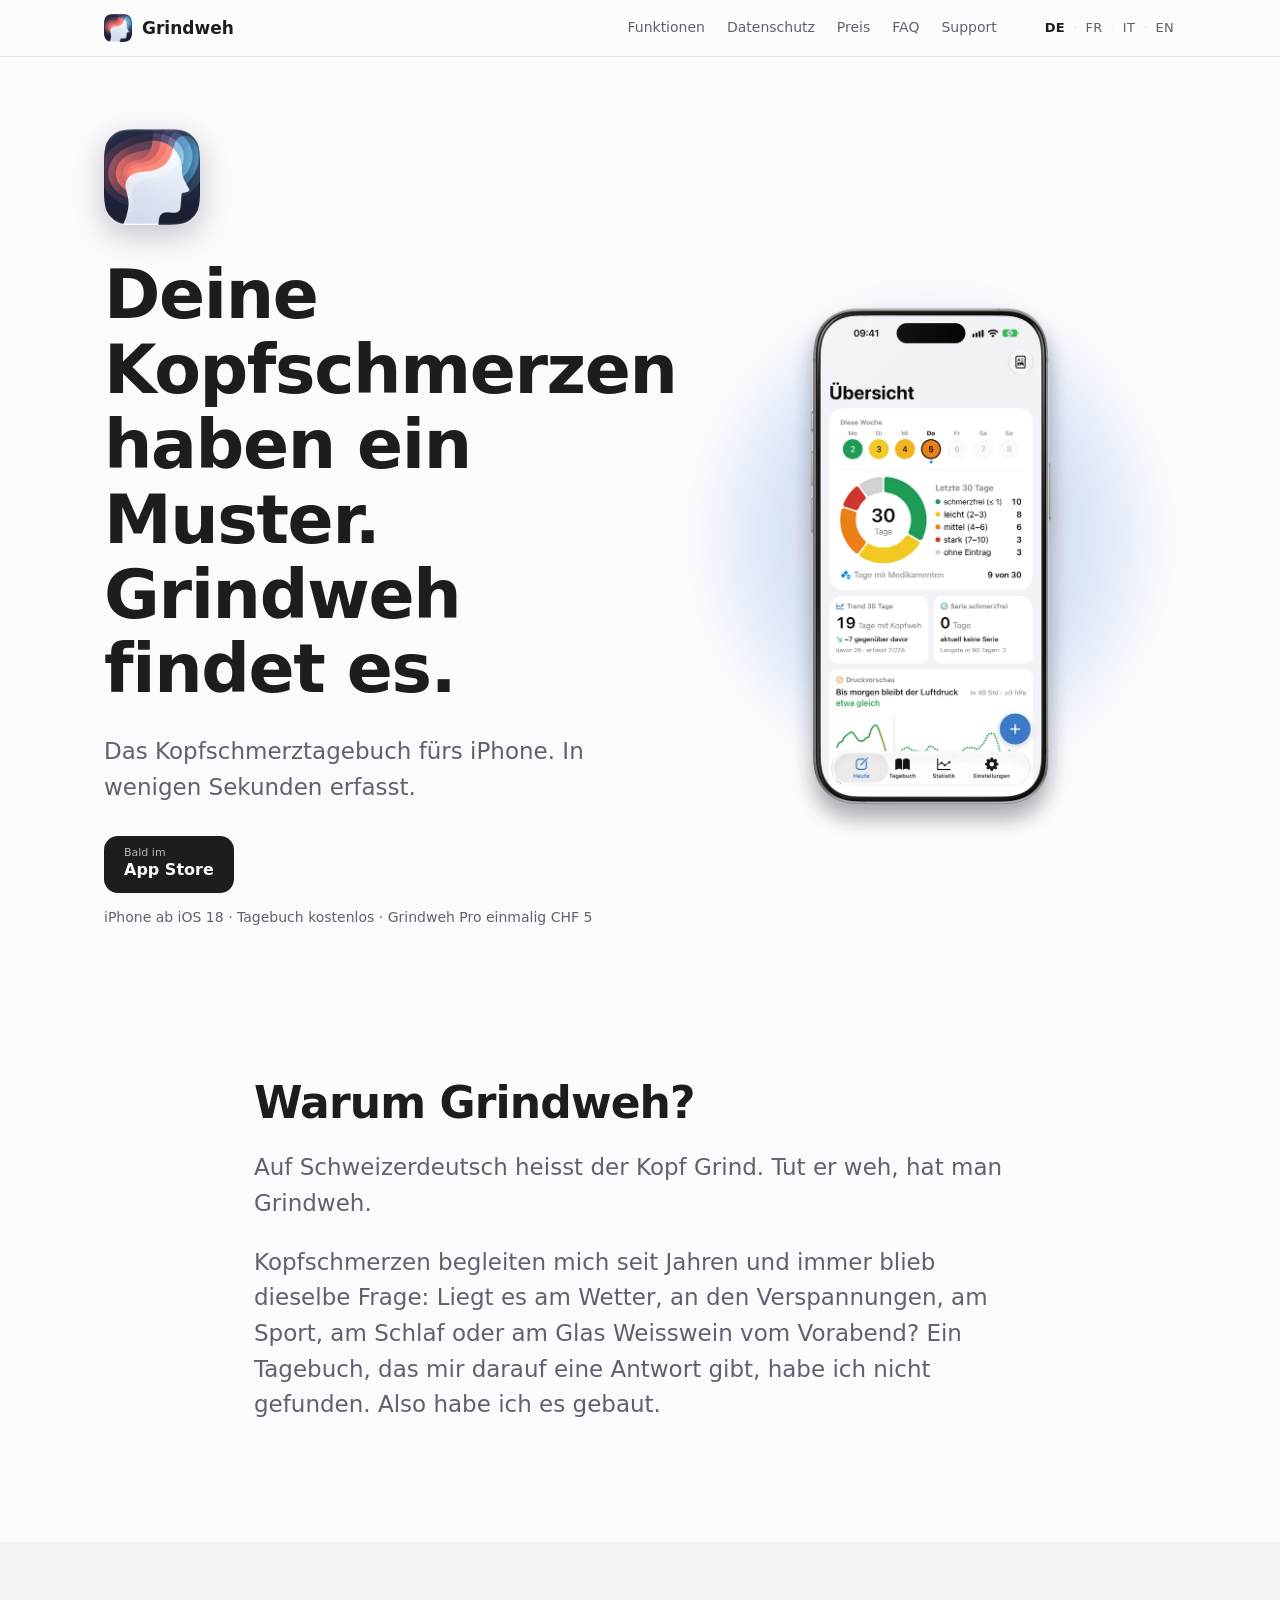
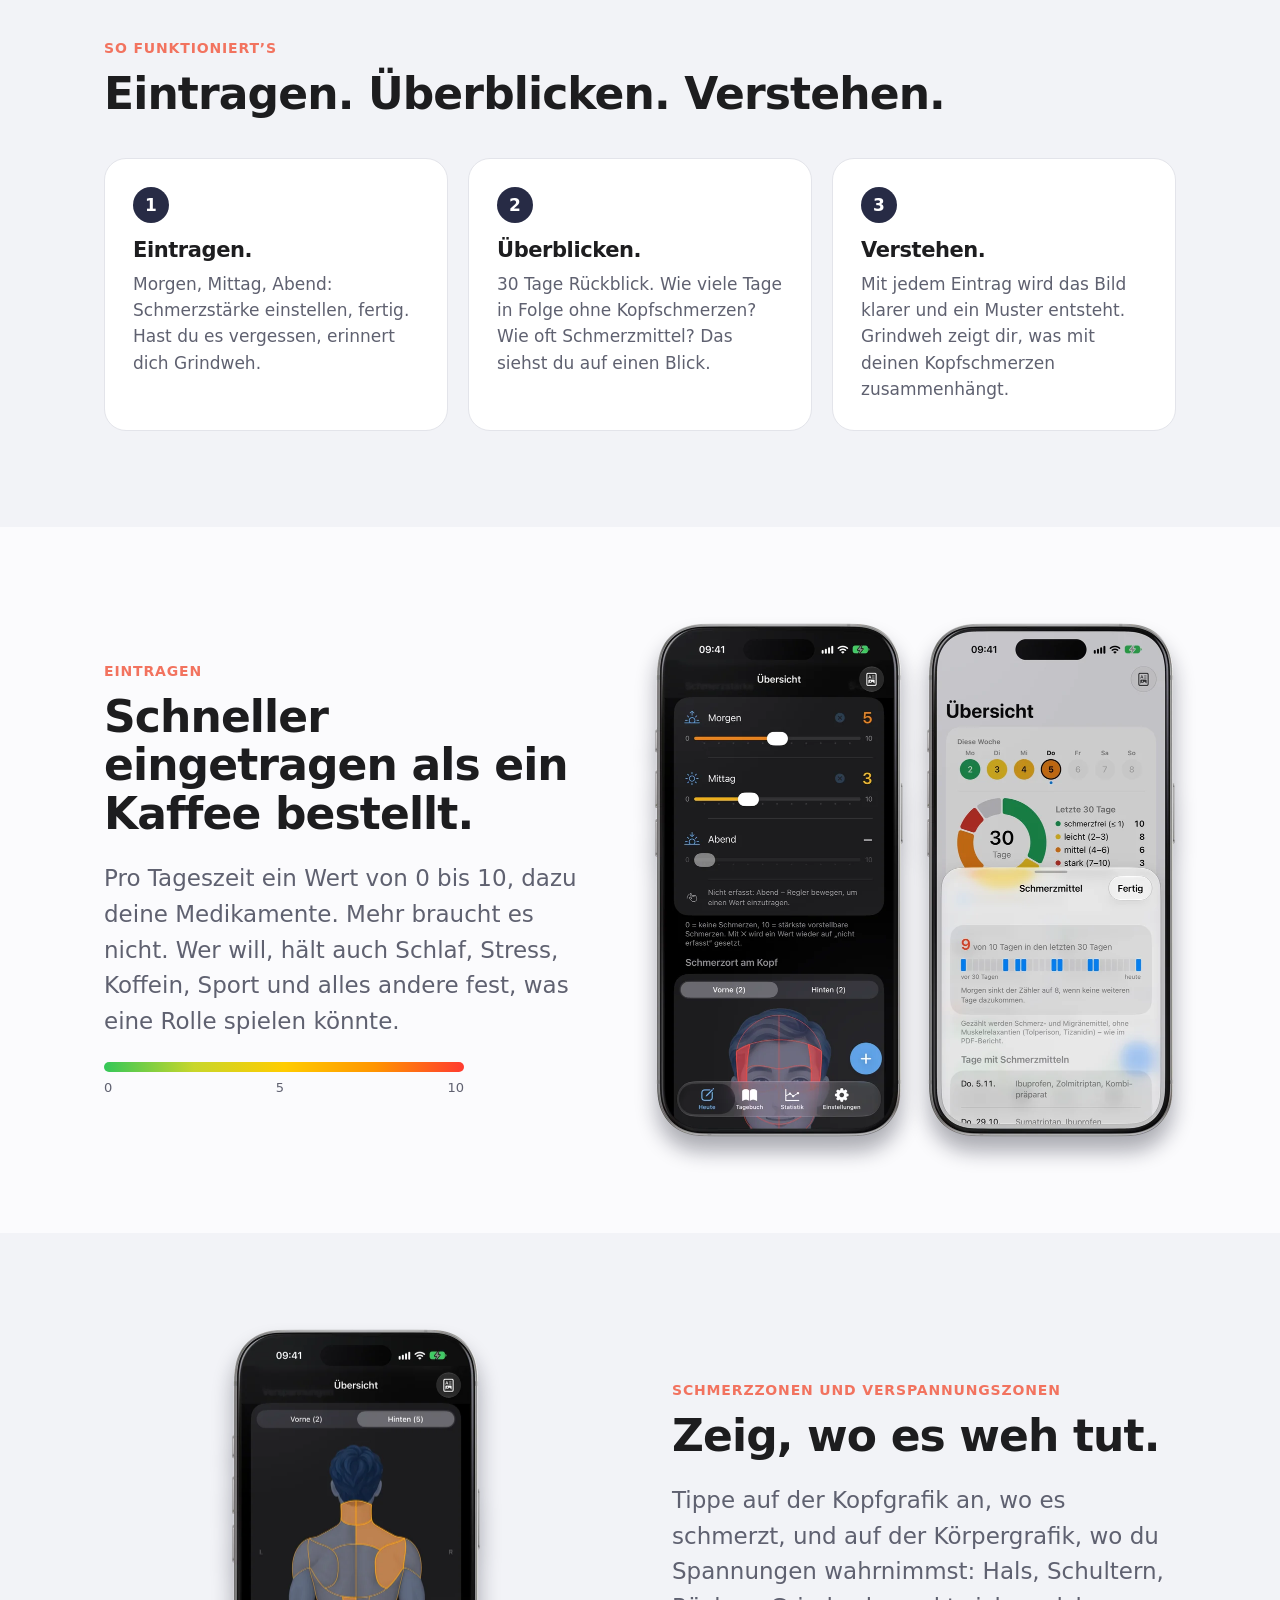
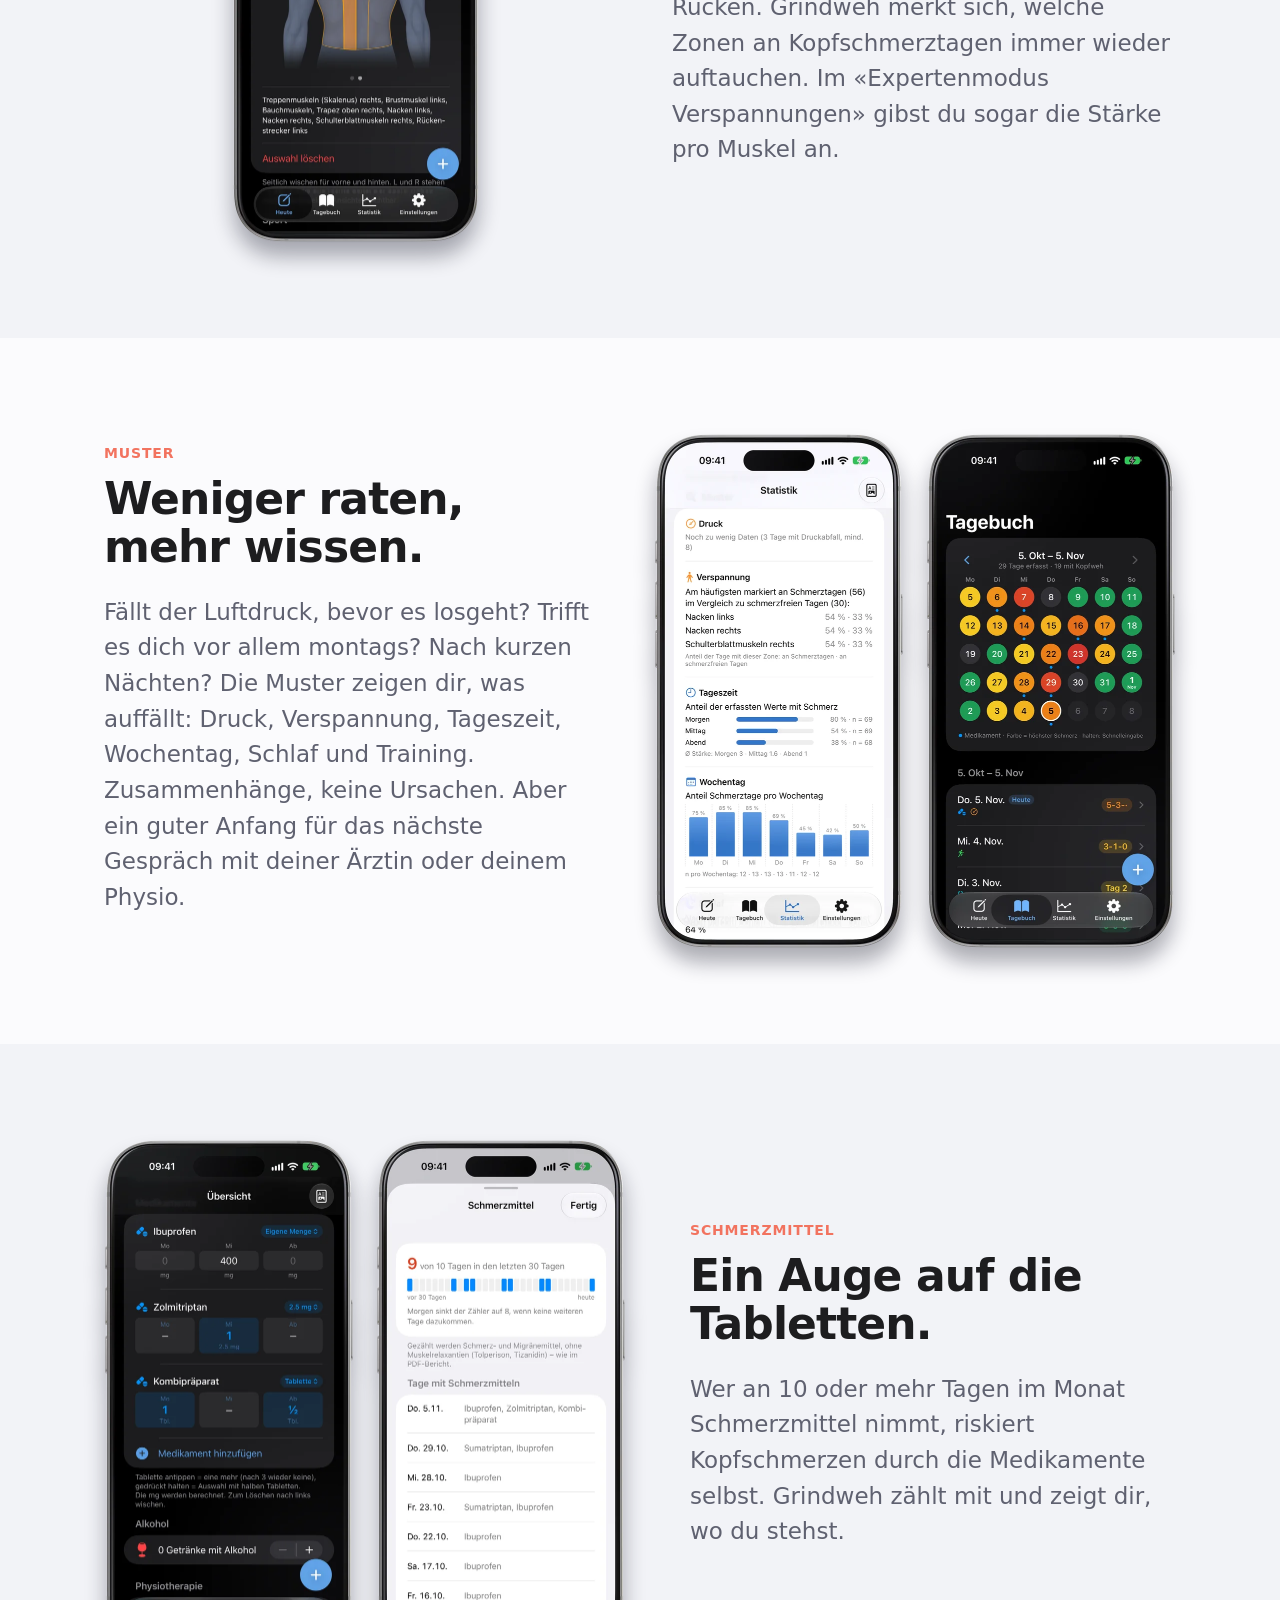
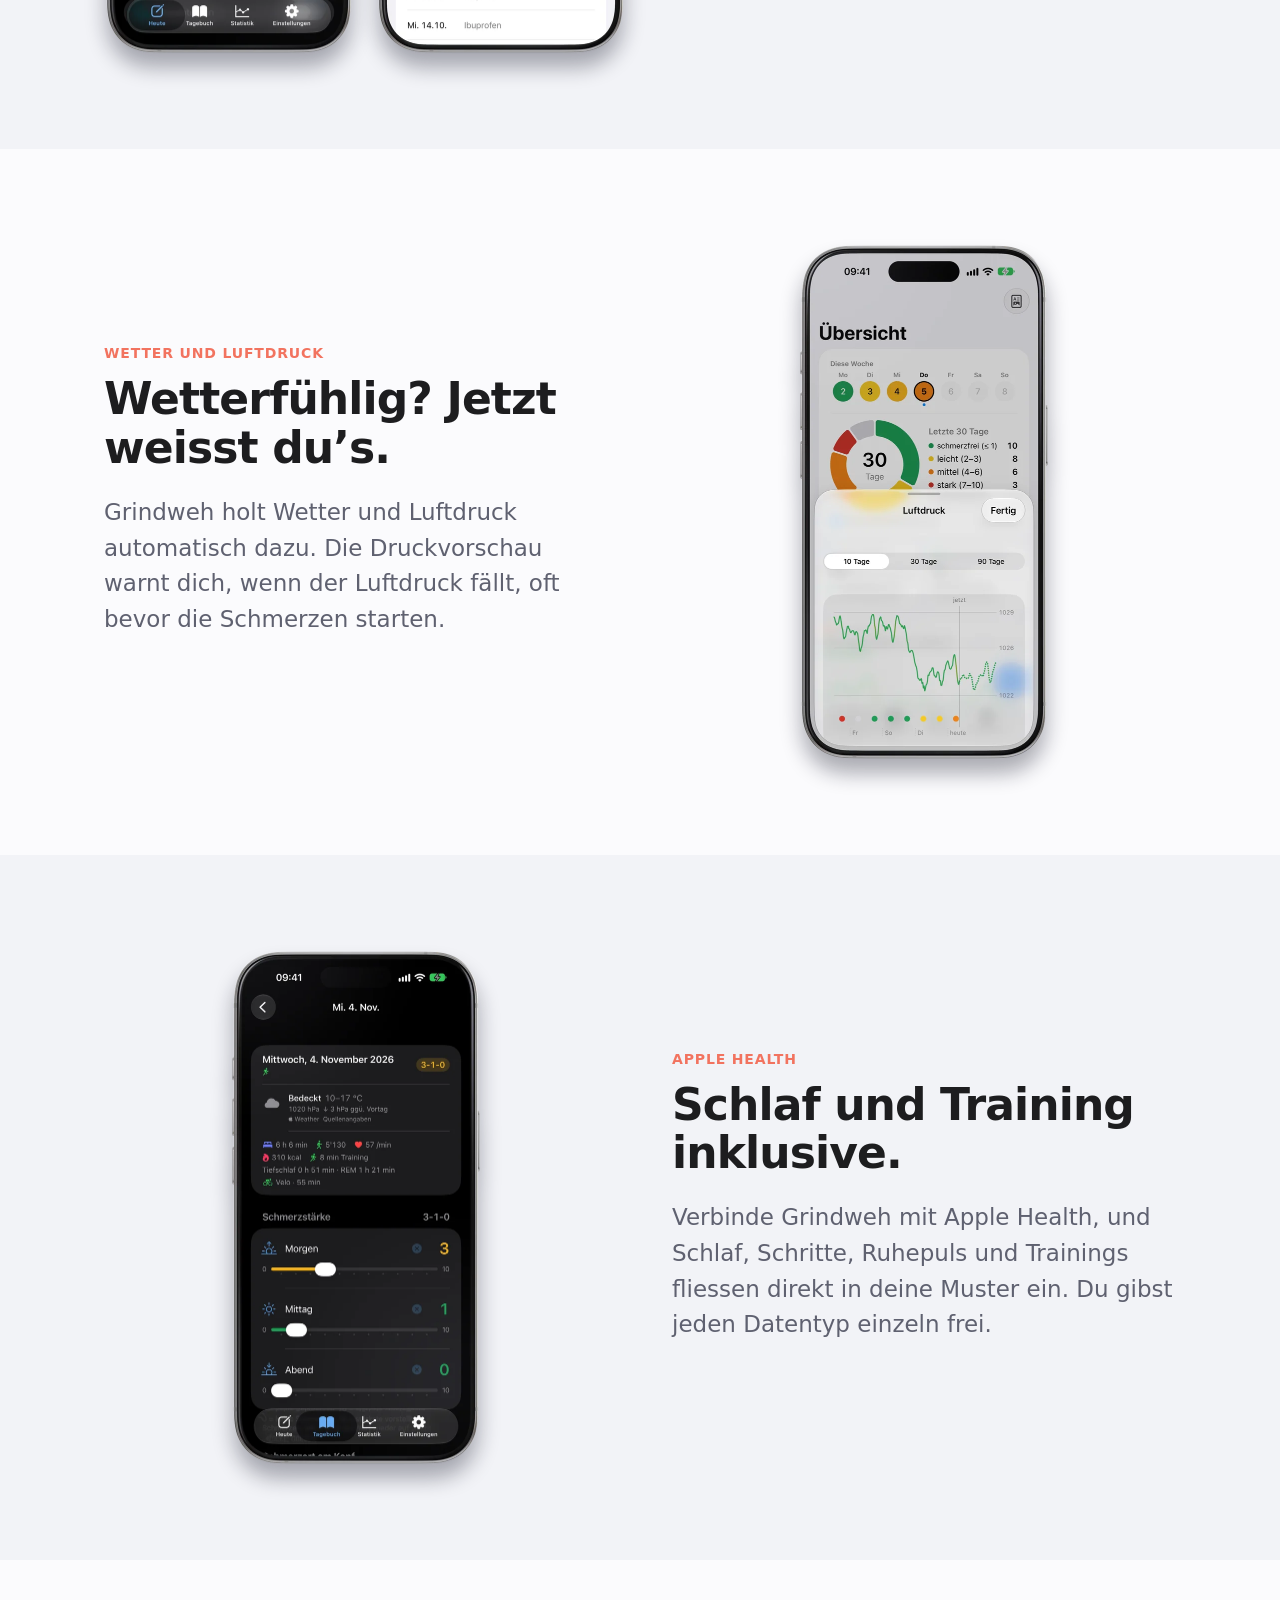
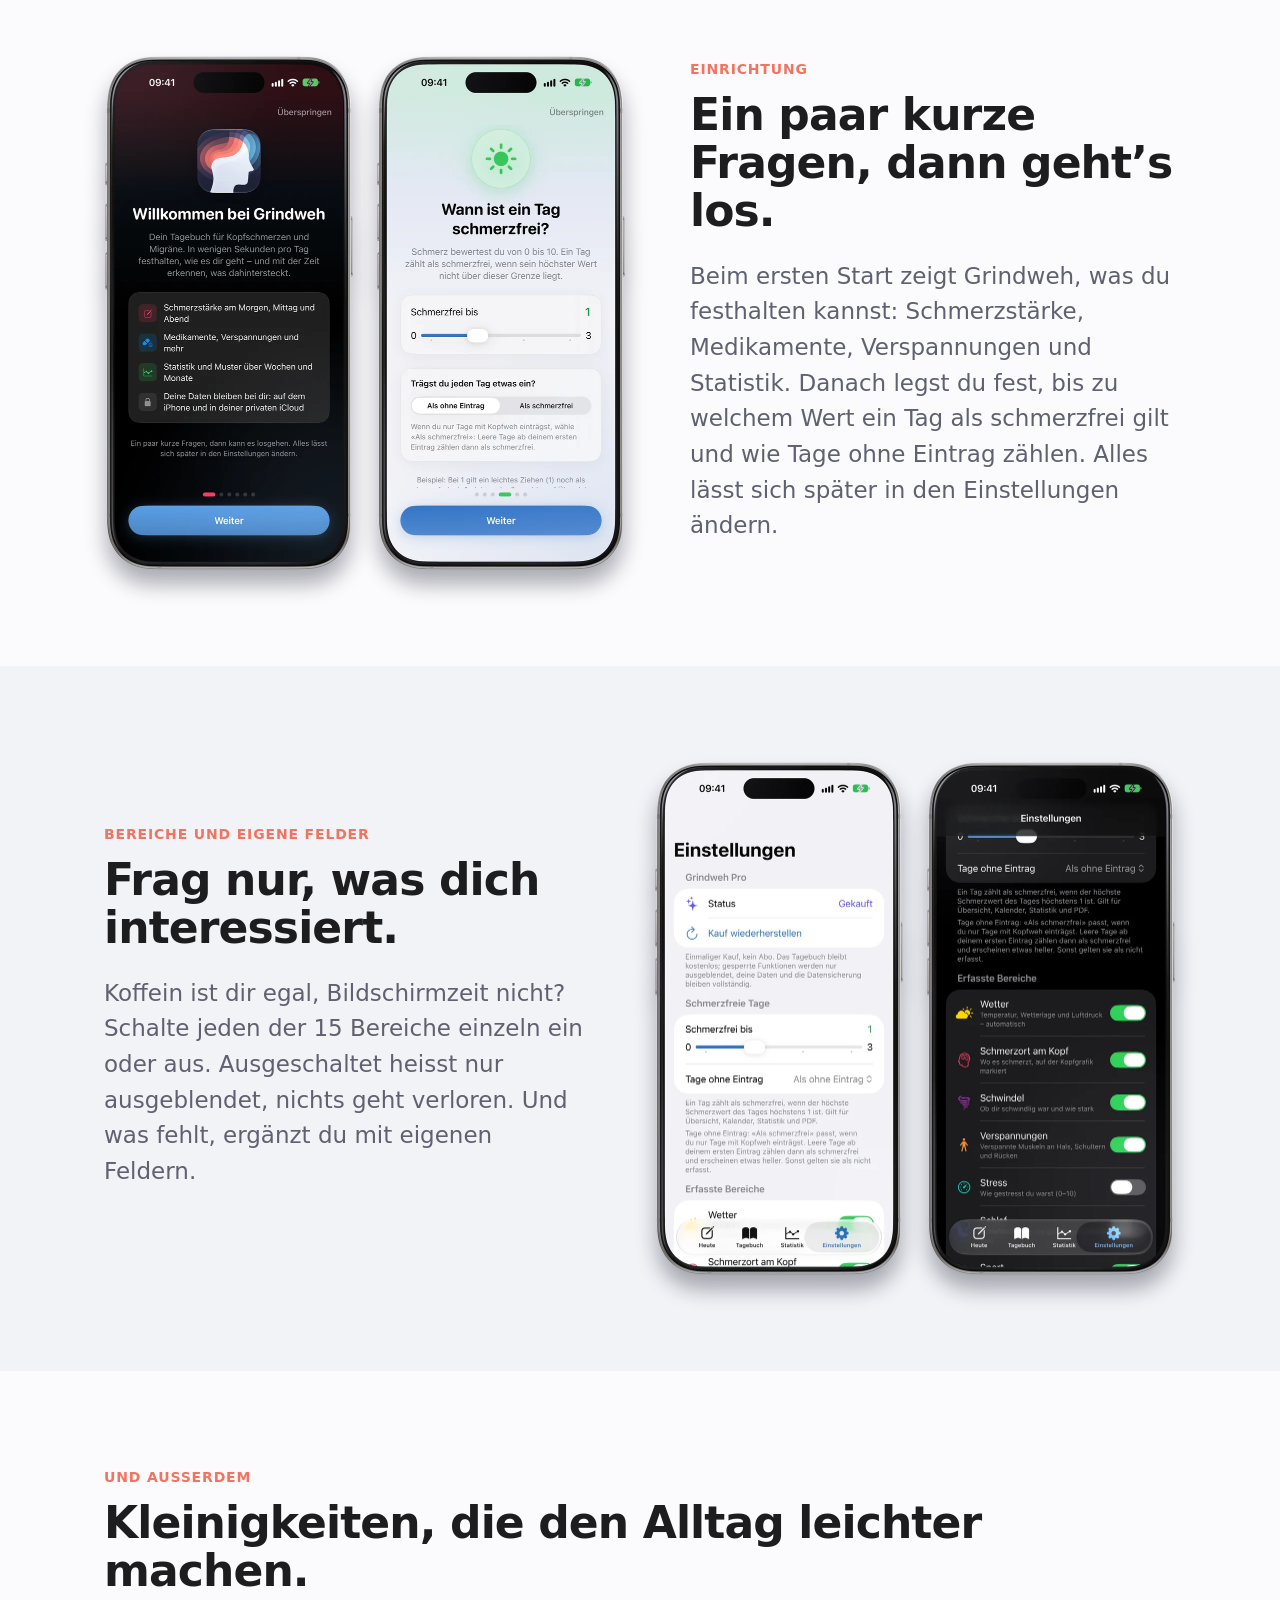
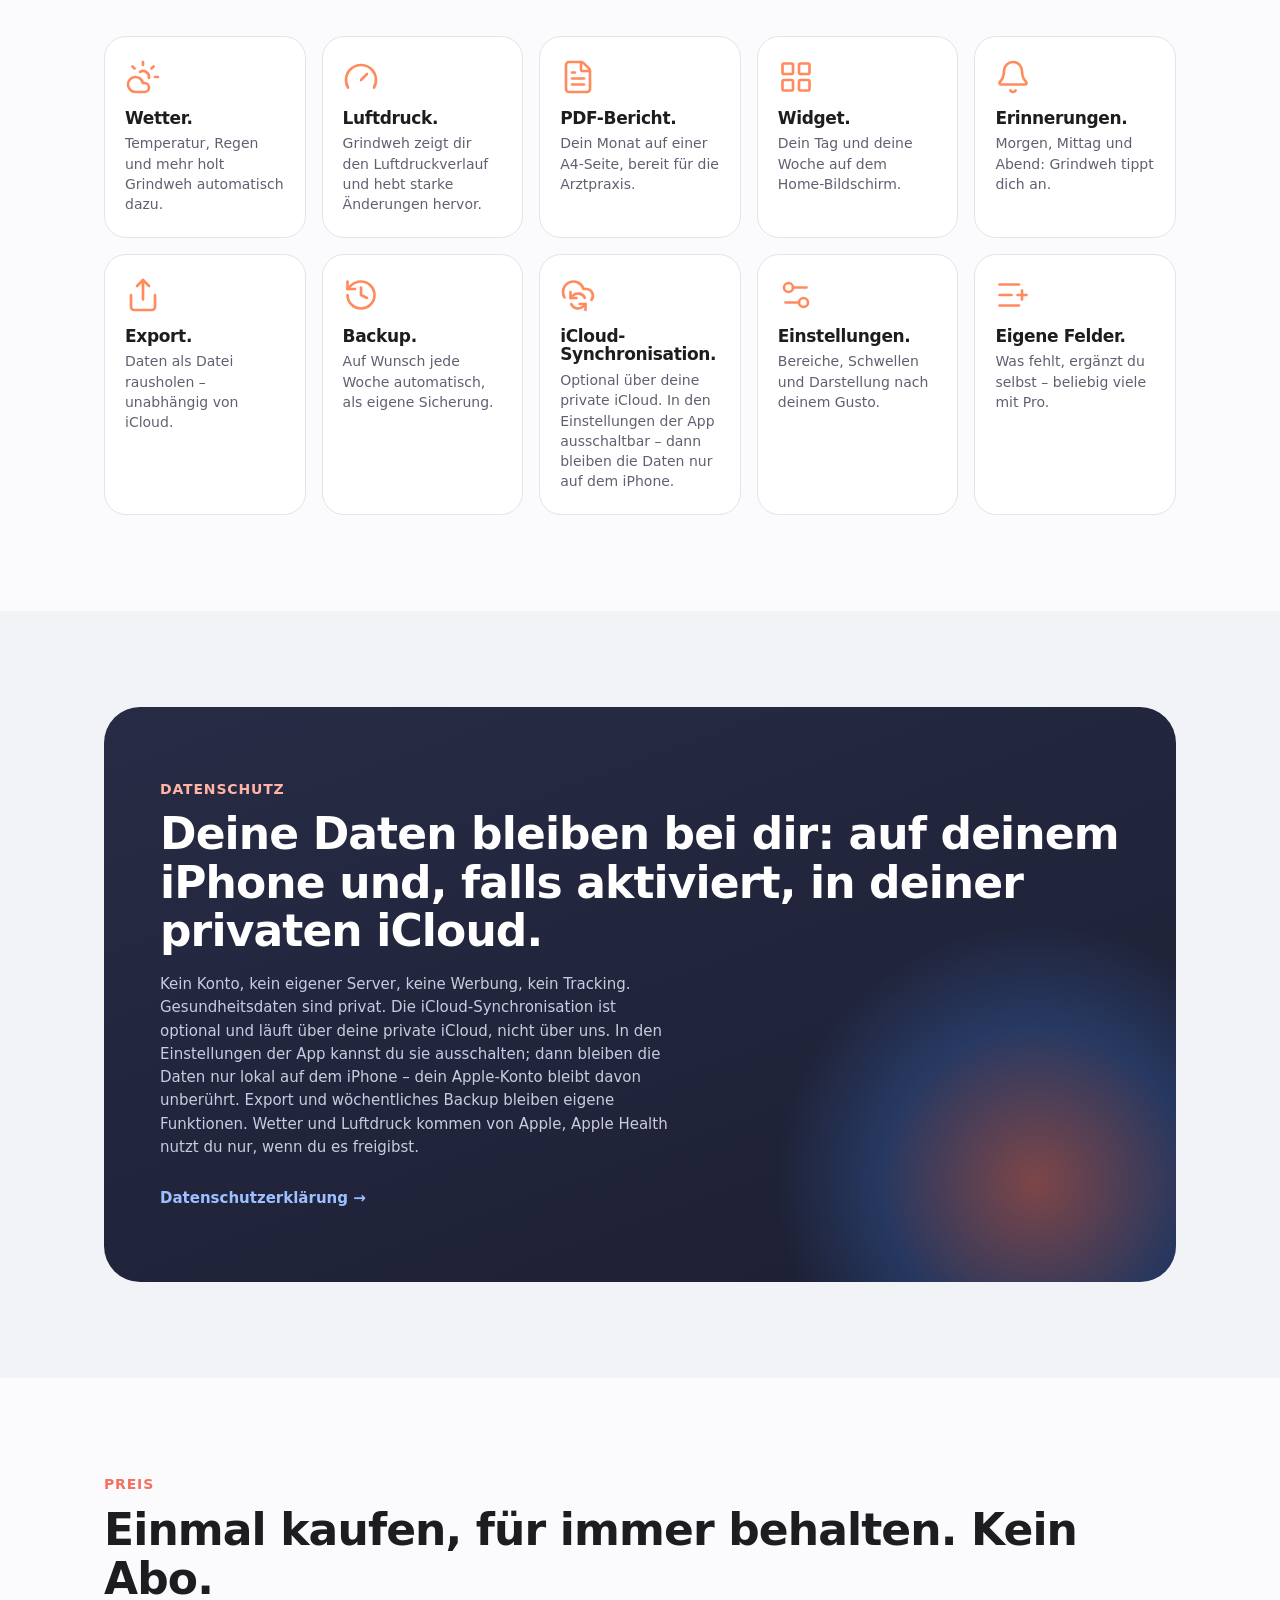
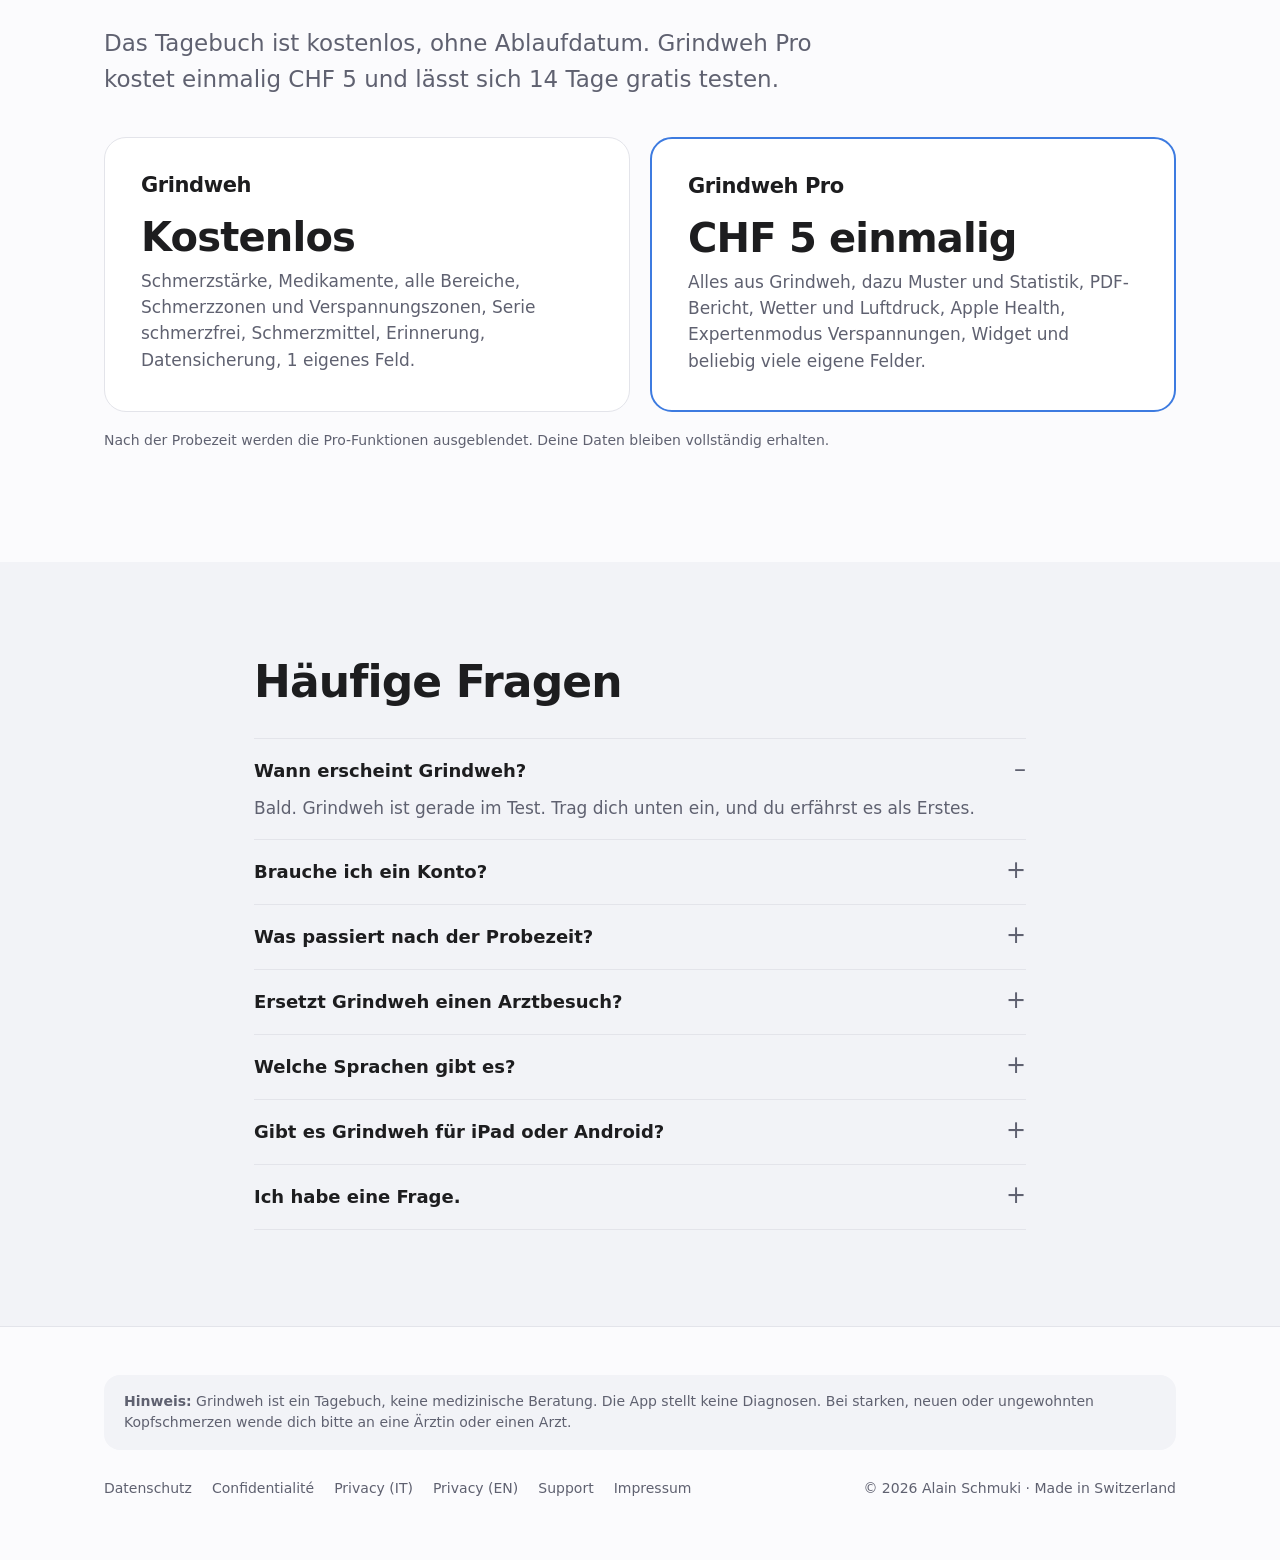
<file: index.html>
<!doctype html><html lang="de-CH"><head><meta charset="utf-8"><meta name="viewport" content="width=device-width,initial-scale=1"><title>Grindweh – Kopfschmerztagebuch fürs iPhone</title><meta name="description" content="Grindweh – das Kopfschmerztagebuch fürs iPhone. Schnell erfasst, Muster erkennen, Daten bei dir: iPhone und private iCloud."><link rel="icon" href="assets/icon.png"><link rel="stylesheet" href="assets/style.css"><link rel="alternate" hreflang="de-CH" href="https://grindweh.app/"><link rel="alternate" hreflang="fr-CH" href="https://grindweh.app/index-fr.html"><link rel="alternate" hreflang="it-CH" href="https://grindweh.app/index-it.html"><link rel="alternate" hreflang="en" href="https://grindweh.app/index-en.html"><link rel="alternate" hreflang="x-default" href="https://grindweh.app/"><style>
.mk{--phone:250px;width:calc(var(--phone) * 620 / 500);height:calc(var(--phone) * 1167 / 500);display:block;margin:calc(var(--phone) * -30 / 500) calc(var(--phone) * -60 / 500) calc(var(--phone) * -110 / 500) calc(var(--phone) * -60 / 500);aspect-ratio:620 / 1167}
.mk.hero{--phone:290px;position:absolute;left:calc(var(--phone) * -60 / 500);top:calc(var(--phone) * -30 / 500);width:calc(var(--phone) * 620 / 500);height:auto;margin:0;aspect-ratio:620 / 1167;object-fit:contain;max-width:none;max-height:none}
.stage>picture,.feat .vis>picture{width:250px;height:calc(250px * 1027 / 500);flex:none;min-height:0;overflow:visible}
.stage>picture:has(.mk.hero){position:relative;display:block;width:290px;height:calc(290px * 1027 / 500);flex:none;align-self:center;min-height:0;overflow:visible}
.hero{overflow:visible}
.auch{display:grid;grid-template-columns:repeat(5,1fr);gap:16px;margin-top:40px}
.auch .card{padding:22px 20px}
.auch .card h3{font-size:17px;margin:0 0 6px}
.auch .card p{font-size:14px;line-height:1.45}
@media(prefers-color-scheme:dark){.auch .card{background:rgba(255,255,255,.04)}}
@media(max-width:980px){.auch{grid-template-columns:repeat(2,1fr)}}
@media(max-width:520px){.feat .vis picture:nth-child(2){display:none}.auch{grid-template-columns:1fr}.mk.hero{--phone:260px}.stage>picture:has(.mk.hero){width:260px;height:calc(260px * 1027 / 500)}}
</style></head><body><nav><div class="wrap"><a class="brand" href="index.html"><img src="assets/icon.png" alt="">Grindweh</a><div class="links"><a href="#funktionen">Funktionen</a><a href="#datenschutz">Datenschutz</a><a href="#preis">Preis</a><a href="#faq">FAQ</a><a href="support.html">Support</a></div><div class="lang"><a href="index.html" lang="de" hreflang="de" aria-current="true">DE</a><span>·</span><a href="index-fr.html" lang="fr" hreflang="fr">FR</a><span>·</span><a href="index-it.html" lang="it" hreflang="it">IT</a><span>·</span><a href="index-en.html" lang="en" hreflang="en">EN</a></div></div></nav>
<header class="hero"><div class="wrap"><div>
<img class="icon" src="assets/icon.png" alt="App-Icon Grindweh">
<h1>Deine Kopfschmerzen haben ein Muster. Grindweh findet es.</h1>
<p class="lead">Das Kopfschmerztagebuch fürs iPhone. In wenigen Sekunden erfasst.</p>
<div class="ctas"><span class="badge"><span><small>Bald im</small>App Store</span></span></div>
<p class="note">iPhone ab iOS 18 · Tagebuch kostenlos · Grindweh Pro einmalig CHF 5</p></div>
<div class="stage"><div class="glow"></div><picture><source srcset="assets/shots/de/mock_uebersicht_dark_dark_500.webp" media="(prefers-color-scheme: dark)"><img class="mk hero" src="assets/shots/de/mock_uebersicht_light_bright_500.webp" alt="" loading="lazy"></picture></div></div></header>

<section id="warum"><div class="wrap" style="max-width:820px"><h2>Warum Grindweh?</h2>
<p class="lead">Auf Schweizerdeutsch heisst der Kopf Grind. Tut er weh, hat man Grindweh.</p>
<p class="lead">Kopfschmerzen begleiten mich seit Jahren und immer blieb dieselbe Frage: Liegt es am Wetter, an den Verspannungen, am Sport, am Schlaf oder am Glas Weisswein vom Vorabend? Ein Tagebuch, das mir darauf eine Antwort gibt, habe ich nicht gefunden. Also habe ich es gebaut.</p></div></section>

<section class="alt" id="so"><div class="wrap"><div class="eyebrow">So funktioniert’s</div><h2>Eintragen. Überblicken. Verstehen.</h2>
<div class="steps"><div class="card"><div class="num">1</div><h3>Eintragen.</h3><p>Morgen, Mittag, Abend: Schmerzstärke einstellen, fertig. Hast du es vergessen, erinnert dich Grindweh.</p></div>
<div class="card"><div class="num">2</div><h3>Überblicken.</h3><p>30 Tage Rückblick. Wie viele Tage in Folge ohne Kopfschmerzen? Wie oft Schmerzmittel? Das siehst du auf einen Blick.</p></div>
<div class="card"><div class="num">3</div><h3>Verstehen.</h3><p>Mit jedem Eintrag wird das Bild klarer und ein Muster entsteht. Grindweh zeigt dir, was mit deinen Kopfschmerzen zusammenhängt.</p></div></div></div></section>



<section id="funktionen"><div class="wrap feat"><div class="txt"><div class="eyebrow">Eintragen</div><h2>Schneller eingetragen als ein Kaffee bestellt.</h2>
<p class="lead">Pro Tageszeit ein Wert von 0 bis 10, dazu deine Medikamente. Mehr braucht es nicht. Wer will, hält auch Schlaf, Stress, Koffein, Sport und alles andere fest, was eine Rolle spielen könnte.</p>
<div class="scale"></div><div class="scalel"><span>0</span><span>5</span><span>10</span></div></div>
<div class="vis"><picture><source srcset="assets/shots/de/mock_erfassen_light_dark_500.webp" media="(prefers-color-scheme: dark)"><img class="mk" src="assets/shots/de/mock_erfassen_dark_bright_500.webp" alt="" loading="lazy" width="620" height="1167"></picture><picture><source srcset="assets/shots/de/mock_medikamente_dark_dark_500.webp" media="(prefers-color-scheme: dark)"><img class="mk" src="assets/shots/de/mock_medikamente_light_bright_500.webp" alt="" loading="lazy" width="620" height="1167"></picture></div></div></section>

<section class="alt"><div class="wrap feat rev"><div class="txt"><div class="eyebrow">Schmerzzonen und Verspannungszonen</div><h2>Zeig, wo es weh tut.</h2>
<p class="lead">Tippe auf der Kopfgrafik an, wo es schmerzt, und auf der Körpergrafik, wo du Spannungen wahrnimmst: Hals, Schultern, Rücken. Grindweh merkt sich, welche Zonen an Kopfschmerztagen immer wieder auftauchen. Im «Expertenmodus Verspannungen» gibst du sogar die Stärke pro Muskel an.</p></div>
<div class="vis"><picture><source srcset="assets/shots/de/mock_verspannung_light_dark_500.webp" media="(prefers-color-scheme: dark)"><img class="mk" src="assets/shots/de/mock_verspannung_dark_bright_500.webp" alt="" loading="lazy" width="620" height="1167"></picture></div></div></section>

<section><div class="wrap feat"><div class="txt"><div class="eyebrow">Muster</div><h2>Weniger raten, mehr wissen.</h2>
<p class="lead">Fällt der Luftdruck, bevor es losgeht? Trifft es dich vor allem montags? Nach kurzen Nächten? Die Muster zeigen dir, was auffällt: Druck, Verspannung, Tageszeit, Wochentag, Schlaf und Training. Zusammenhänge, keine Ursachen. Aber ein guter Anfang für das nächste Gespräch mit deiner Ärztin oder deinem Physio.</p></div>
<div class="vis"><picture><source srcset="assets/shots/de/mock_muster_dark_dark_500.webp" media="(prefers-color-scheme: dark)"><img class="mk" src="assets/shots/de/mock_muster_light_bright_500.webp" alt="" loading="lazy" width="620" height="1167"></picture><picture><source srcset="assets/shots/de/mock_kalender_light_dark_500.webp" media="(prefers-color-scheme: dark)"><img class="mk" src="assets/shots/de/mock_kalender_dark_bright_500.webp" alt="" loading="lazy" width="620" height="1167"></picture></div></div></section>

<section class="alt"><div class="wrap feat rev"><div class="txt"><div class="eyebrow">Schmerzmittel</div><h2>Ein Auge auf die Tabletten.</h2>
<p class="lead">Wer an 10 oder mehr Tagen im Monat Schmerzmittel nimmt, riskiert Kopfschmerzen durch die Medikamente selbst. Grindweh zählt mit und zeigt dir, wo du stehst.</p></div>
<div class="vis"><picture><source srcset="assets/shots/de/mock_tabletten_light_dark_500.webp" media="(prefers-color-scheme: dark)"><img class="mk" src="assets/shots/de/mock_tabletten_dark_bright_500.webp" alt="" loading="lazy" width="620" height="1167"></picture><picture><source srcset="assets/shots/de/mock_schmerzmittel_popup_dark_dark_500.webp" media="(prefers-color-scheme: dark)"><img class="mk" src="assets/shots/de/mock_schmerzmittel_popup_light_bright_500.webp" alt="" loading="lazy" width="620" height="1167"></picture></div></div></section>

<section><div class="wrap feat"><div class="txt"><div class="eyebrow">Wetter und Luftdruck</div><h2>Wetterfühlig? Jetzt weisst du’s.</h2>
<p class="lead">Grindweh holt Wetter und Luftdruck automatisch dazu. Die Druckvorschau warnt dich, wenn der Luftdruck fällt, oft bevor die Schmerzen starten.</p></div>
<div class="vis"><picture><source srcset="assets/shots/de/mock_bericht_dark_dark_500.webp" media="(prefers-color-scheme: dark)"><img class="mk" src="assets/shots/de/mock_bericht_light_bright_500.webp" alt="" loading="lazy" width="620" height="1167"></picture></div></div></section>

<section class="alt"><div class="wrap feat rev"><div class="txt"><div class="eyebrow">Apple Health</div><h2>Schlaf und Training inklusive.</h2>
<p class="lead">Verbinde Grindweh mit Apple Health, und Schlaf, Schritte, Ruhepuls und Trainings fliessen direkt in deine Muster ein. Du gibst jeden Datentyp einzeln frei.</p></div>
<div class="vis"><picture><source srcset="assets/shots/de/mock_tag_light_dark_500.webp" media="(prefers-color-scheme: dark)"><img class="mk" src="assets/shots/de/mock_tag_dark_bright_500.webp" alt="" loading="lazy" width="620" height="1167"></picture></div></div></section>

<section id="onboarding"><div class="wrap feat rev"><div class="txt"><div class="eyebrow">Einrichtung</div><h2>Ein paar kurze Fragen, dann geht’s los.</h2>
<p class="lead">Beim ersten Start zeigt Grindweh, was du festhalten kannst: Schmerzstärke, Medikamente, Verspannungen und Statistik. Danach legst du fest, bis zu welchem Wert ein Tag als schmerzfrei gilt und wie Tage ohne Eintrag zählen. Alles lässt sich später in den Einstellungen ändern.</p></div>
<div class="vis"><picture><source srcset="assets/shots/de/mock_onboarding1_light_dark_500.webp" media="(prefers-color-scheme: dark)"><img class="mk" src="assets/shots/de/mock_onboarding1_dark_bright_500.webp" alt="" loading="lazy" width="620" height="1167"></picture><picture><source srcset="assets/shots/de/mock_onboarding2_dark_dark_500.webp" media="(prefers-color-scheme: dark)"><img class="mk" src="assets/shots/de/mock_onboarding2_light_bright_500.webp" alt="" loading="lazy" width="620" height="1167"></picture></div></div></section>

<section class="alt" id="personalisierbar"><div class="wrap feat"><div class="txt"><div class="eyebrow">Bereiche und eigene Felder</div><h2>Frag nur, was dich interessiert.</h2>
<p class="lead">Koffein ist dir egal, Bildschirmzeit nicht? Schalte jeden der 15 Bereiche einzeln ein oder aus. Ausgeschaltet heisst nur ausgeblendet, nichts geht verloren. Und was fehlt, ergänzt du mit eigenen Feldern.</p></div>
<div class="vis"><picture><source srcset="assets/shots/de/mock_einstellungen1_dark_dark_500.webp" media="(prefers-color-scheme: dark)"><img class="mk" src="assets/shots/de/mock_einstellungen1_light_bright_500.webp" alt="" loading="lazy" width="620" height="1167"></picture><picture><source srcset="assets/shots/de/mock_einstellungen2_light_dark_500.webp" media="(prefers-color-scheme: dark)"><img class="mk" src="assets/shots/de/mock_einstellungen2_dark_bright_500.webp" alt="" loading="lazy" width="620" height="1167"></picture></div></div></section>

<section id="ausserdem"><div class="wrap"><div class="eyebrow">Und ausserdem</div><h2>Kleinigkeiten, die den Alltag leichter machen.</h2>
<!-- Funktions-Icons: Lucide lucide-static 1.70.0, ISC. Lizenz: assets/icons/LICENSE-lucide.txt --><div class="auch"><div class="card"><svg class="lico" viewBox="0 0 24 24" fill="none" stroke="currentColor" stroke-width="1.75" stroke-linecap="round" stroke-linejoin="round" aria-hidden="true" focusable="false"><path d="M12 2v2" /> <path d="m4.93 4.93 1.41 1.41" /> <path d="M20 12h2" /> <path d="m19.07 4.93-1.41 1.41" /> <path d="M15.947 12.65a4 4 0 0 0-5.925-4.128" /> <path d="M13 22H7a5 5 0 1 1 4.9-6H13a3 3 0 0 1 0 6Z" /></svg><h3>Wetter.</h3><p>Temperatur, Regen und mehr holt Grindweh automatisch dazu.</p></div><div class="card"><svg class="lico" viewBox="0 0 24 24" fill="none" stroke="currentColor" stroke-width="1.75" stroke-linecap="round" stroke-linejoin="round" aria-hidden="true" focusable="false"><path d="m12 14 4-4" /> <path d="M3.34 19a10 10 0 1 1 17.32 0" /></svg><h3>Luftdruck.</h3><p>Grindweh zeigt dir den Luftdruckverlauf und hebt starke Änderungen hervor.</p></div><div class="card"><svg class="lico" viewBox="0 0 24 24" fill="none" stroke="currentColor" stroke-width="1.75" stroke-linecap="round" stroke-linejoin="round" aria-hidden="true" focusable="false"><path d="M6 22a2 2 0 0 1-2-2V4a2 2 0 0 1 2-2h8a2.4 2.4 0 0 1 1.704.706l3.588 3.588A2.4 2.4 0 0 1 20 8v12a2 2 0 0 1-2 2z" /> <path d="M14 2v5a1 1 0 0 0 1 1h5" /> <path d="M10 9H8" /> <path d="M16 13H8" /> <path d="M16 17H8" /></svg><h3>PDF-Bericht.</h3><p>Dein Monat auf einer A4-Seite, bereit für die Arztpraxis.</p></div><div class="card"><svg class="lico" viewBox="0 0 24 24" fill="none" stroke="currentColor" stroke-width="1.75" stroke-linecap="round" stroke-linejoin="round" aria-hidden="true" focusable="false"><rect width="7" height="7" x="3" y="3" rx="1" /> <rect width="7" height="7" x="14" y="3" rx="1" /> <rect width="7" height="7" x="14" y="14" rx="1" /> <rect width="7" height="7" x="3" y="14" rx="1" /></svg><h3>Widget.</h3><p>Dein Tag und deine Woche auf dem Home-Bildschirm.</p></div><div class="card"><svg class="lico" viewBox="0 0 24 24" fill="none" stroke="currentColor" stroke-width="1.75" stroke-linecap="round" stroke-linejoin="round" aria-hidden="true" focusable="false"><path d="M10.268 21a2 2 0 0 0 3.464 0" /> <path d="M3.262 15.326A1 1 0 0 0 4 17h16a1 1 0 0 0 .74-1.673C19.41 13.956 18 12.499 18 8A6 6 0 0 0 6 8c0 4.499-1.411 5.956-2.738 7.326" /></svg><h3>Erinnerungen.</h3><p>Morgen, Mittag und Abend: Grindweh tippt dich an.</p></div><div class="card"><svg class="lico" viewBox="0 0 24 24" fill="none" stroke="currentColor" stroke-width="1.75" stroke-linecap="round" stroke-linejoin="round" aria-hidden="true" focusable="false"><path d="M12 2v13" /> <path d="m16 6-4-4-4 4" /> <path d="M4 12v8a2 2 0 0 0 2 2h12a2 2 0 0 0 2-2v-8" /></svg><h3>Export.</h3><p>Daten als Datei rausholen – unabhängig von iCloud.</p></div><div class="card"><svg class="lico" viewBox="0 0 24 24" fill="none" stroke="currentColor" stroke-width="1.75" stroke-linecap="round" stroke-linejoin="round" aria-hidden="true" focusable="false"><path d="M3 12a9 9 0 1 0 9-9 9.75 9.75 0 0 0-6.74 2.74L3 8" /> <path d="M3 3v5h5" /> <path d="M12 7v5l4 2" /></svg><h3>Backup.</h3><p>Auf Wunsch jede Woche automatisch, als eigene Sicherung.</p></div><div class="card"><svg class="lico" viewBox="0 0 24 24" fill="none" stroke="currentColor" stroke-width="1.75" stroke-linecap="round" stroke-linejoin="round" aria-hidden="true" focusable="false"><path d="m17 18-1.535 1.605a5 5 0 0 1-8-1.5" /> <path d="M17 22v-4h-4" /> <path d="M20.996 15.251A4.5 4.5 0 0 0 17.495 8h-1.79a7 7 0 1 0-12.709 5.607" /> <path d="M7 10v4h4" /> <path d="m7 14 1.535-1.605a5 5 0 0 1 8 1.5" /></svg><h3>iCloud-Synchronisation.</h3><p>Optional über deine private iCloud. In den Einstellungen der App ausschaltbar – dann bleiben die Daten nur auf dem iPhone.</p></div><div class="card"><svg class="lico" viewBox="0 0 24 24" fill="none" stroke="currentColor" stroke-width="1.75" stroke-linecap="round" stroke-linejoin="round" aria-hidden="true" focusable="false"><path d="M14 17H5" /> <path d="M19 7h-9" /> <circle cx="17" cy="17" r="3" /> <circle cx="7" cy="7" r="3" /></svg><h3>Einstellungen.</h3><p>Bereiche, Schwellen und Darstellung nach deinem Gusto.</p></div><div class="card"><svg class="lico" viewBox="0 0 24 24" fill="none" stroke="currentColor" stroke-width="1.75" stroke-linecap="round" stroke-linejoin="round" aria-hidden="true" focusable="false"><path d="M16 5H3" /> <path d="M11 12H3" /> <path d="M16 19H3" /> <path d="M18 9v6" /> <path d="M21 12h-6" /></svg><h3>Eigene Felder.</h3><p>Was fehlt, ergänzt du selbst – beliebig viele mit Pro.</p></div></div></div></section>

<section class="alt" id="datenschutz"><div class="wrap"><div class="privacy"><div class="eyebrow" style="color:#FFB4A6">Datenschutz</div><h2>Deine Daten bleiben bei dir: auf deinem iPhone und, falls aktiviert, in deiner privaten iCloud.</h2>
<p class="lead">Kein Konto, kein eigener Server, keine Werbung, kein Tracking. Gesundheitsdaten sind privat. Die iCloud-Synchronisation ist optional und läuft über deine private iCloud, nicht über uns. In den Einstellungen der App kannst du sie ausschalten; dann bleiben die Daten nur lokal auf dem iPhone – dein Apple-Konto bleibt davon unberührt. Export und wöchentliches Backup bleiben eigene Funktionen. Wetter und Luftdruck kommen von Apple, Apple Health nutzt du nur, wenn du es freigibst.</p>
<p style="position:relative;z-index:1;margin-top:28px"><a href="datenschutz.html" style="color:#9cc0ff;font-weight:600">Datenschutzerklärung →</a></p></div></div></section>

<section id="preis"><div class="wrap"><div class="eyebrow">Preis</div><h2>Einmal kaufen, für immer behalten. Kein Abo.</h2>
<p class="lead">Das Tagebuch ist kostenlos, ohne Ablaufdatum. Grindweh Pro kostet einmalig CHF 5 und lässt sich 14 Tage gratis testen.</p>
<div class="price"><div class="card"><h3>Grindweh</h3><div class="amt">Kostenlos</div><p>Schmerzstärke, Medikamente, alle Bereiche, Schmerzzonen und Verspannungszonen, Serie schmerzfrei, Schmerzmittel, Erinnerung, Datensicherung, 1 eigenes Feld.</p></div>
<div class="card pro"><h3>Grindweh Pro</h3><div class="amt">CHF 5 einmalig</div><p>Alles aus Grindweh, dazu Muster und Statistik, PDF-Bericht, Wetter und Luftdruck, Apple Health, Expertenmodus Verspannungen, Widget und beliebig viele eigene Felder.</p></div></div>
<p class="note" style="margin-top:18px">Nach der Probezeit werden die Pro-Funktionen ausgeblendet. Deine Daten bleiben vollständig erhalten.</p></div></section>

<section class="alt" id="faq"><div class="wrap" style="max-width:820px"><h2>Häufige Fragen</h2><div style="margin-top:32px">
<details open><summary>Wann erscheint Grindweh?</summary><p>Bald. Grindweh ist gerade im Test. Trag dich unten ein, und du erfährst es als Erstes.</p></details>
<details><summary>Brauche ich ein Konto?</summary><p>Nein. Einfach installieren und loslegen. Für die iCloud-Synchronisation brauchst du dieselbe Apple-ID mit iCloud auf den Geräten.</p></details>
<details><summary>Was passiert nach der Probezeit?</summary><p>Das Tagebuch läuft kostenlos weiter. Die Pro-Funktionen pausieren, bis du Grindweh Pro kaufst. Es geht nichts verloren.</p></details>
<details><summary>Ersetzt Grindweh einen Arztbesuch?</summary><p>Nein. Grindweh hilft dir, deine Kopfschmerzen festzuhalten und Termine gut vorzubereiten. Diagnose und Behandlung bleiben Sache von Fachleuten.</p></details>
<details><summary>Welche Sprachen gibt es?</summary><p>Diese Website gibt es auf Deutsch, Französisch, Italienisch und Englisch. Die App startet auf Deutsch.</p></details>
<details><summary>Gibt es Grindweh für iPad oder Android?</summary><p>Nein, Grindweh ist fürs iPhone gemacht.</p></details>
<details><summary>Ich habe eine Frage.</summary><p>Schreib an <a href="mailto:support@grindweh.app">support@grindweh.app</a>.</p></details></div>
</div></section><footer><div class="wrap"><div class="disc"><strong>Hinweis:</strong> Grindweh ist ein Tagebuch, keine medizinische Beratung. Die App stellt keine Diagnosen. Bei starken, neuen oder ungewohnten Kopfschmerzen wende dich bitte an eine Ärztin oder einen Arzt.</div>
<div class="row"><div class="links"><a href="datenschutz.html">Datenschutz</a><a href="datenschutz-fr.html" lang="fr">Confidentialité</a><a href="datenschutz-it.html" lang="it">Privacy (IT)</a><a href="datenschutz-en.html" lang="en">Privacy (EN)</a><a href="support.html">Support</a><a href="impressum.html">Impressum</a></div><div>© 2026 Alain Schmuki · Made in Switzerland</div></div></div></footer></body></html>
</file>
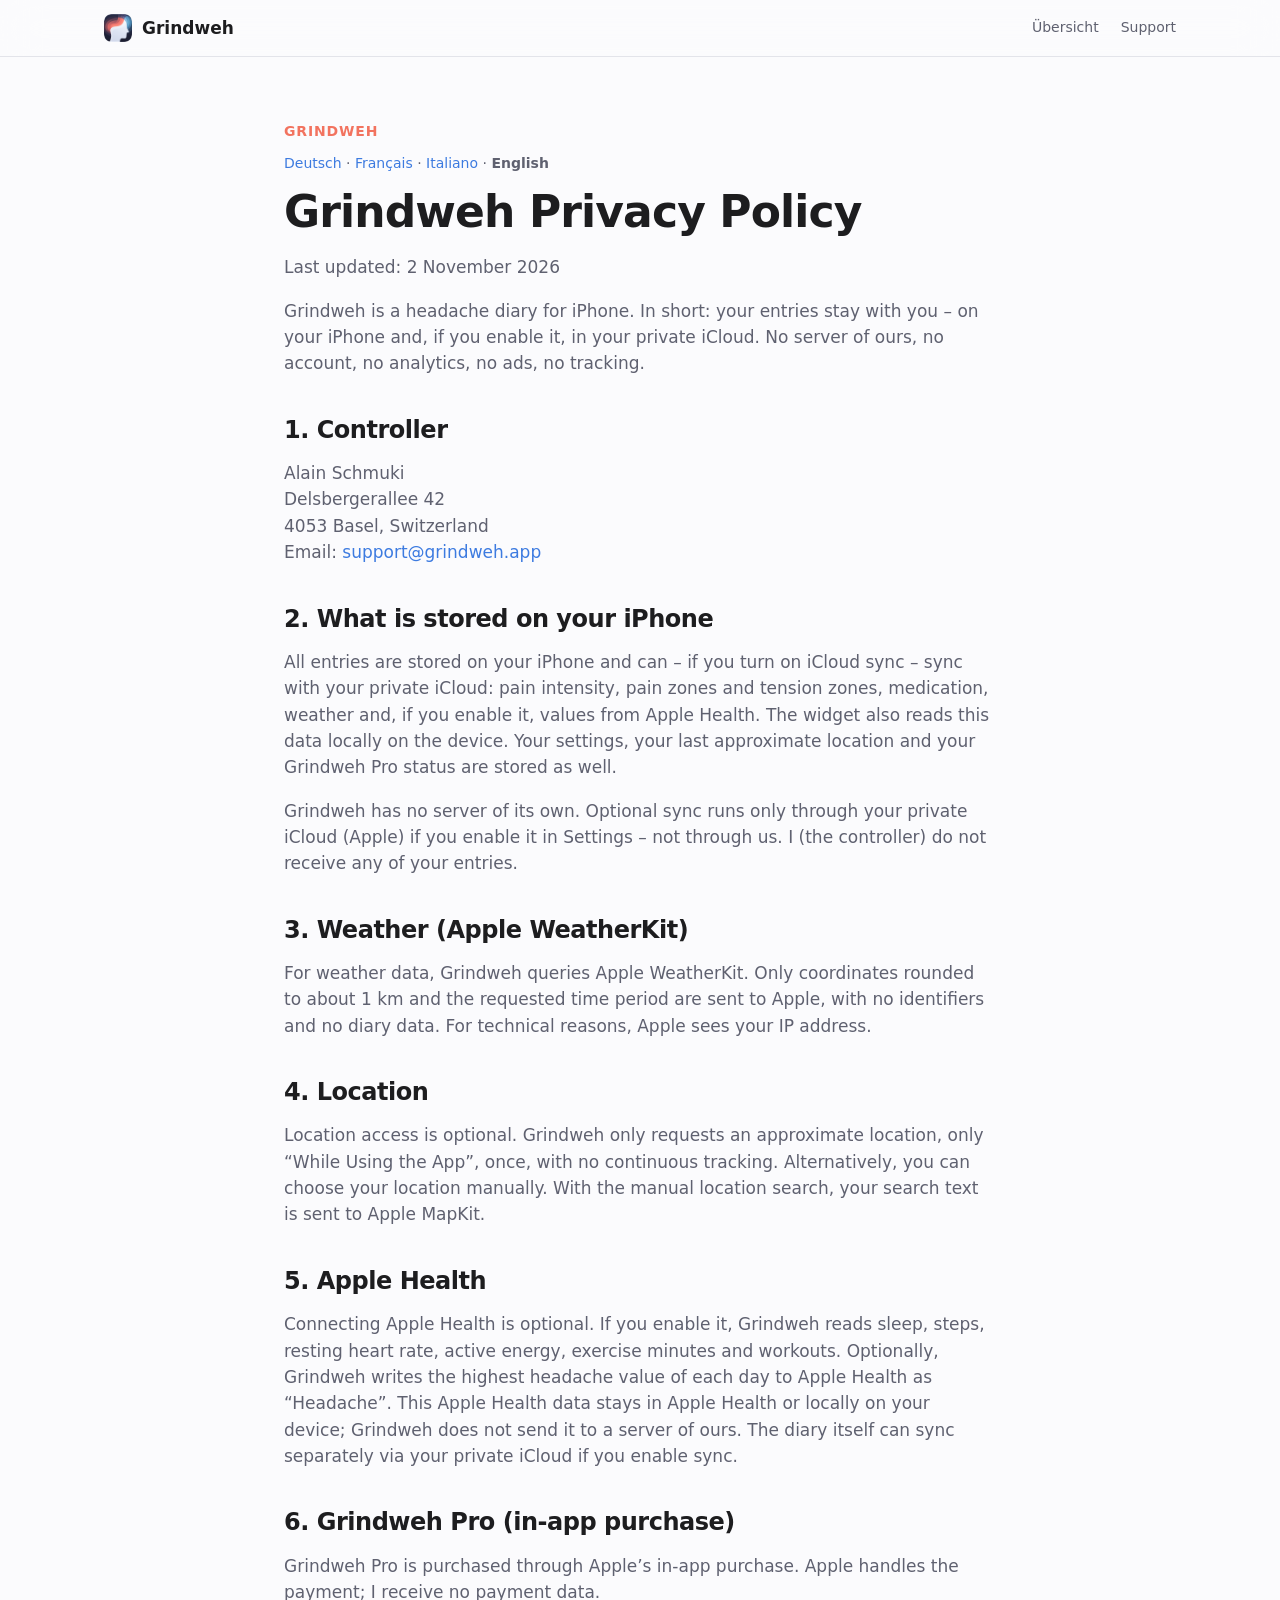
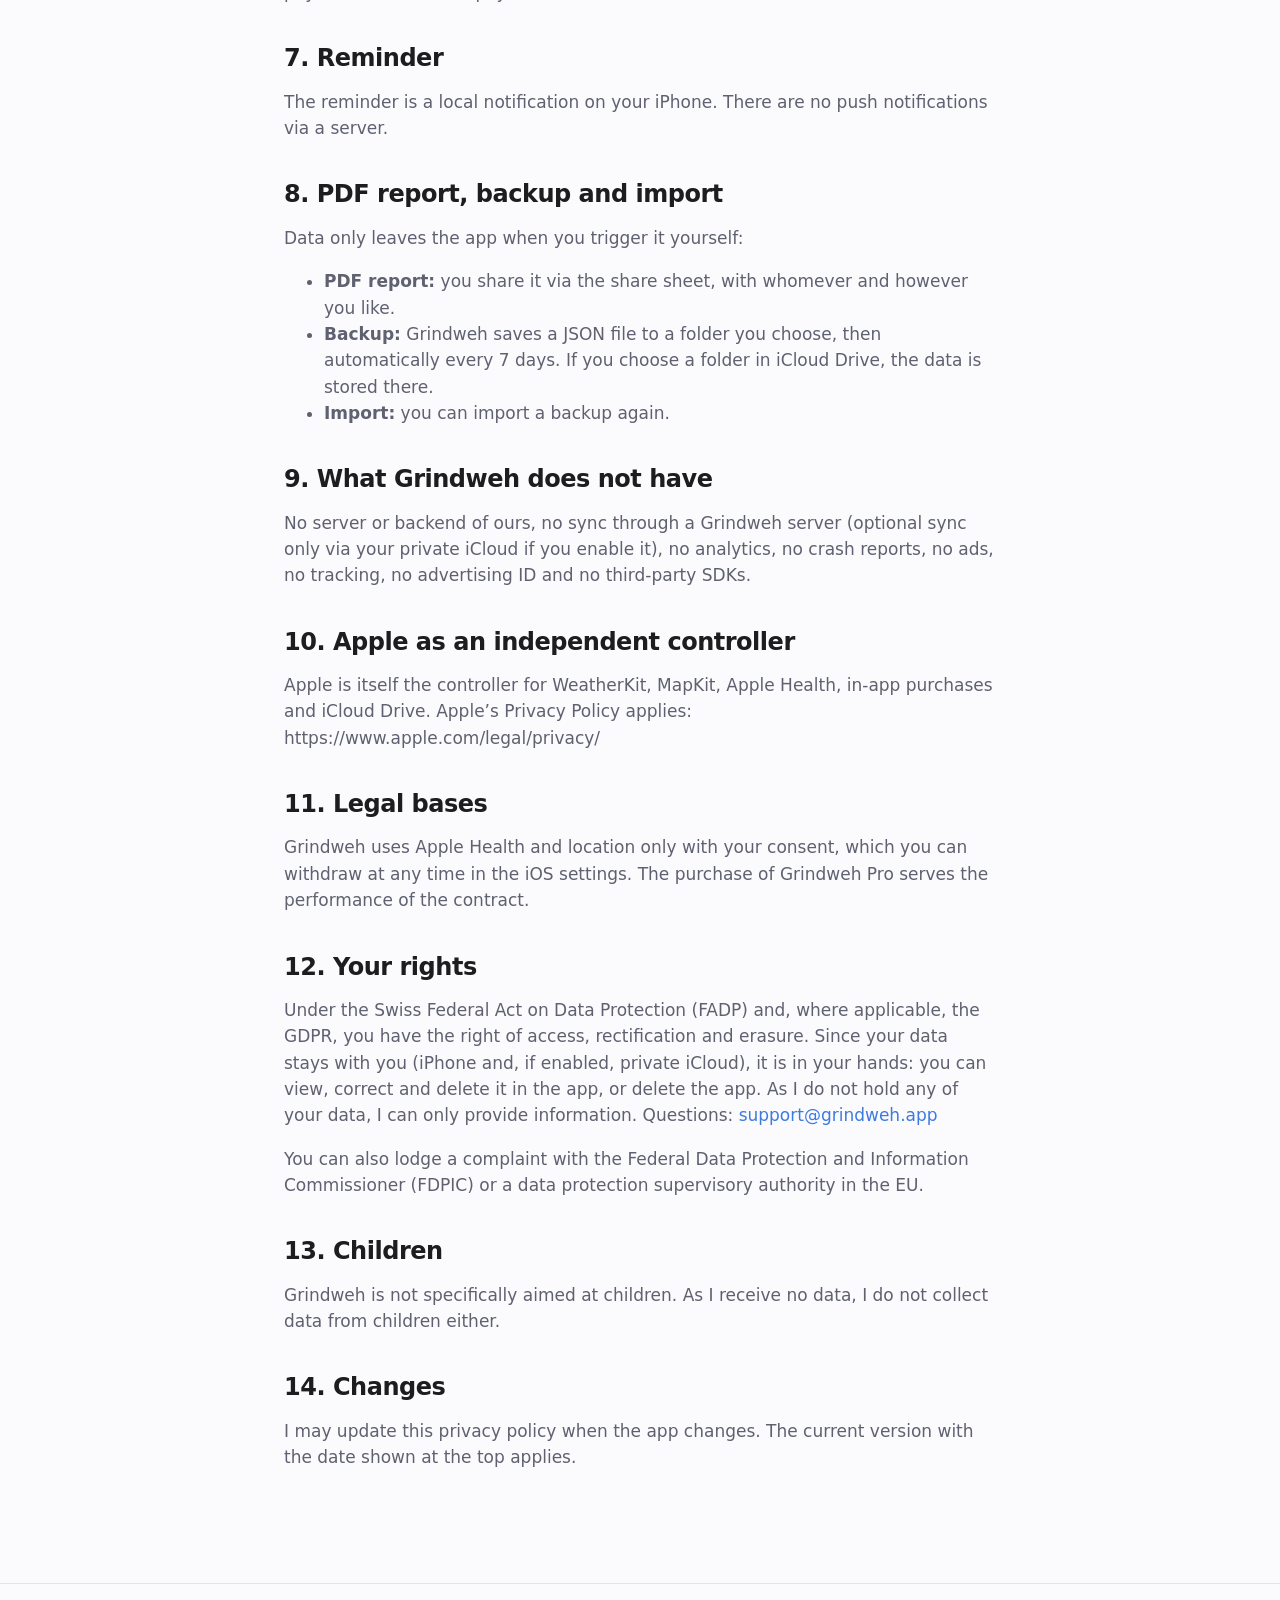
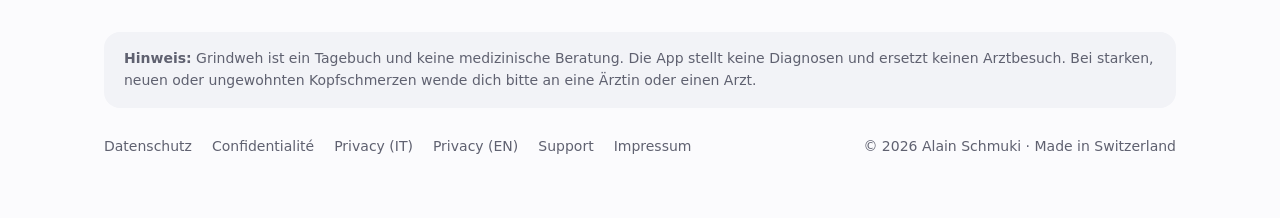
<file: datenschutz-en.html>
<!doctype html><html lang="en"><head><meta charset="utf-8"><meta name="viewport" content="width=device-width,initial-scale=1"><title>Grindweh Privacy Policy</title><meta name="description" content="Grindweh privacy: data stays with you on your iPhone and, if enabled, in your private iCloud."><link rel="icon" href="assets/icon.png"><link rel="stylesheet" href="assets/style.css"></head><body><nav><div class="wrap"><a class="brand" href="index.html"><img src="assets/icon.png" alt="">Grindweh</a><div class="links"><a href="index.html">Übersicht</a><a href="support.html">Support</a></div></div></nav><main class="doc"><div class="eyebrow">Grindweh</div><p class="note" style="margin-top:0"><a href="datenschutz.html" lang="de-CH">Deutsch</a> · <a href="datenschutz-fr.html" lang="fr-CH">Français</a> · <a href="datenschutz-it.html" lang="it-CH">Italiano</a> · <strong>English</strong></p>
<h1 style="font-size:44px">Grindweh Privacy Policy</h1>
<p>Last updated: 2 November 2026</p>
<p>Grindweh is a headache diary for iPhone. In short: your entries stay with you – on your iPhone and, if you enable it, in your private iCloud. No server of ours, no account, no analytics, no ads, no tracking.</p>
<h2>1. Controller</h2>
<p>Alain Schmuki<br>Delsbergerallee 42<br>4053 Basel, Switzerland<br>Email: <a href="mailto:support@grindweh.app">support@grindweh.app</a></p>
<h2>2. What is stored on your iPhone</h2>
<p>All entries are stored on your iPhone and can – if you turn on iCloud sync – sync with your private iCloud: pain intensity, pain zones and tension zones, medication, weather and, if you enable it, values from Apple Health. The widget also reads this data locally on the device. Your settings, your last approximate location and your Grindweh Pro status are stored as well.</p>
<p>Grindweh has no server of its own. Optional sync runs only through your private iCloud (Apple) if you enable it in Settings – not through us. I (the controller) do not receive any of your entries.</p>
<h2>3. Weather (Apple WeatherKit)</h2>
<p>For weather data, Grindweh queries Apple WeatherKit. Only coordinates rounded to about 1 km and the requested time period are sent to Apple, with no identifiers and no diary data. For technical reasons, Apple sees your IP address.</p>
<h2>4. Location</h2>
<p>Location access is optional. Grindweh only requests an approximate location, only “While Using the App”, once, with no continuous tracking. Alternatively, you can choose your location manually. With the manual location search, your search text is sent to Apple MapKit.</p>
<h2>5. Apple Health</h2>
<p>Connecting Apple Health is optional. If you enable it, Grindweh reads sleep, steps, resting heart rate, active energy, exercise minutes and workouts. Optionally, Grindweh writes the highest headache value of each day to Apple Health as “Headache”. This Apple Health data stays in Apple Health or locally on your device; Grindweh does not send it to a server of ours. The diary itself can sync separately via your private iCloud if you enable sync.</p>
<h2>6. Grindweh Pro (in-app purchase)</h2>
<p>Grindweh Pro is purchased through Apple’s in-app purchase. Apple handles the payment; I receive no payment data.</p>
<h2>7. Reminder</h2>
<p>The reminder is a local notification on your iPhone. There are no push notifications via a server.</p>
<h2>8. PDF report, backup and import</h2>
<p>Data only leaves the app when you trigger it yourself:</p>
<ul><li><strong>PDF report:</strong> you share it via the share sheet, with whomever and however you like.</li><li><strong>Backup:</strong> Grindweh saves a JSON file to a folder you choose, then automatically every 7 days. If you choose a folder in iCloud Drive, the data is stored there.</li><li><strong>Import:</strong> you can import a backup again.</li></ul>
<h2>9. What Grindweh does not have</h2>
<p>No server or backend of ours, no sync through a Grindweh server (optional sync only via your private iCloud if you enable it), no analytics, no crash reports, no ads, no tracking, no advertising ID and no third-party SDKs.</p>
<h2>10. Apple as an independent controller</h2>
<p>Apple is itself the controller for WeatherKit, MapKit, Apple Health, in-app purchases and iCloud Drive. Apple’s Privacy Policy applies: https://www.apple.com/legal/privacy/</p>
<h2>11. Legal bases</h2>
<p>Grindweh uses Apple Health and location only with your consent, which you can withdraw at any time in the iOS settings. The purchase of Grindweh Pro serves the performance of the contract.</p>
<h2>12. Your rights</h2>
<p>Under the Swiss Federal Act on Data Protection (FADP) and, where applicable, the GDPR, you have the right of access, rectification and erasure. Since your data stays with you (iPhone and, if enabled, private iCloud), it is in your hands: you can view, correct and delete it in the app, or delete the app. As I do not hold any of your data, I can only provide information. Questions: <a href="mailto:support@grindweh.app">support@grindweh.app</a></p>
<p>You can also lodge a complaint with the Federal Data Protection and Information Commissioner (FDPIC) or a data protection supervisory authority in the EU.</p>
<h2>13. Children</h2>
<p>Grindweh is not specifically aimed at children. As I receive no data, I do not collect data from children either.</p>
<h2>14. Changes</h2>
<p>I may update this privacy policy when the app changes. The current version with the date shown at the top applies.</p></main><footer><div class="wrap"><div class="disc"><strong>Hinweis:</strong> Grindweh ist ein Tagebuch und keine medizinische Beratung. Die App stellt keine Diagnosen und ersetzt keinen Arztbesuch. Bei starken, neuen oder ungewohnten Kopfschmerzen wende dich bitte an eine Ärztin oder einen Arzt.</div>
<div class="row"><div class="links"><a href="datenschutz.html">Datenschutz</a><a href="datenschutz-fr.html" lang="fr">Confidentialité</a><a href="datenschutz-it.html" lang="it">Privacy (IT)</a><a href="datenschutz-en.html" lang="en">Privacy (EN)</a><a href="support.html">Support</a><a href="impressum.html">Impressum</a></div><div>© 2026 Alain Schmuki · Made in Switzerland</div></div></div></footer></body></html>
</file>
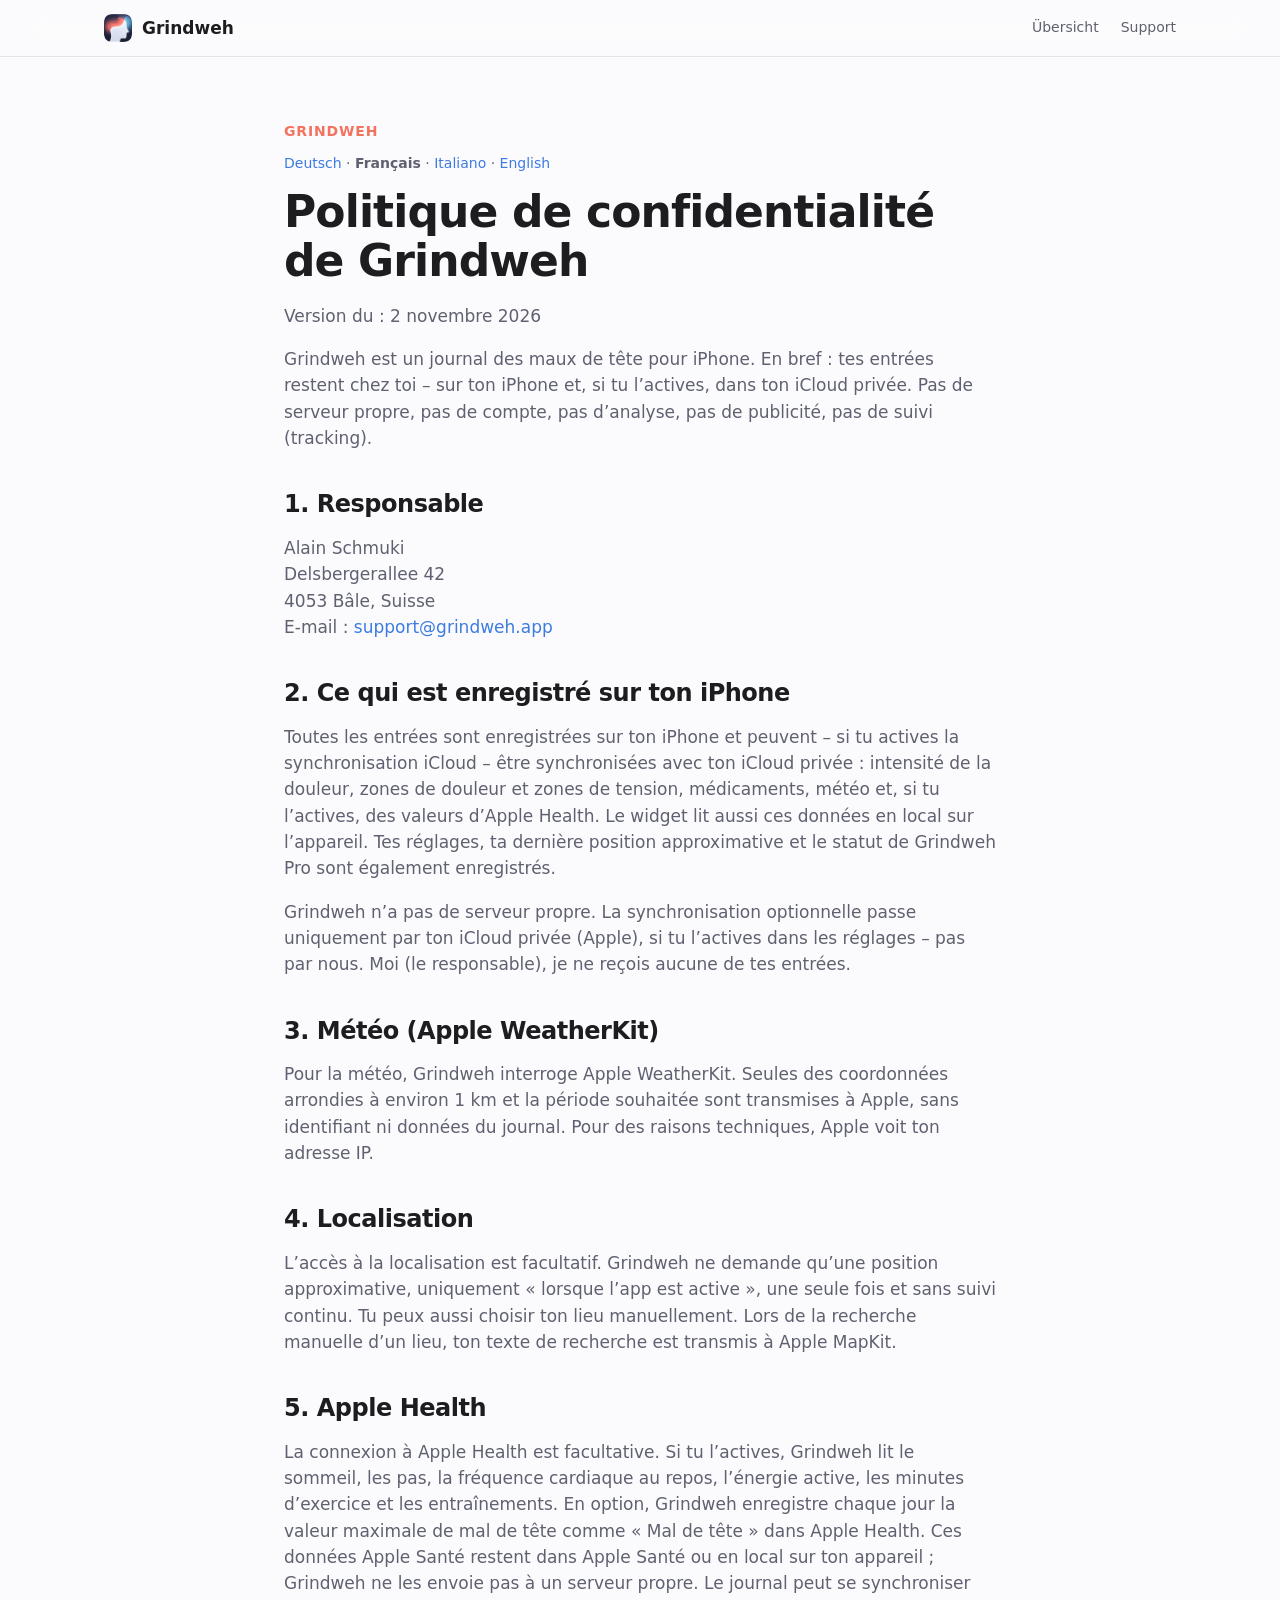
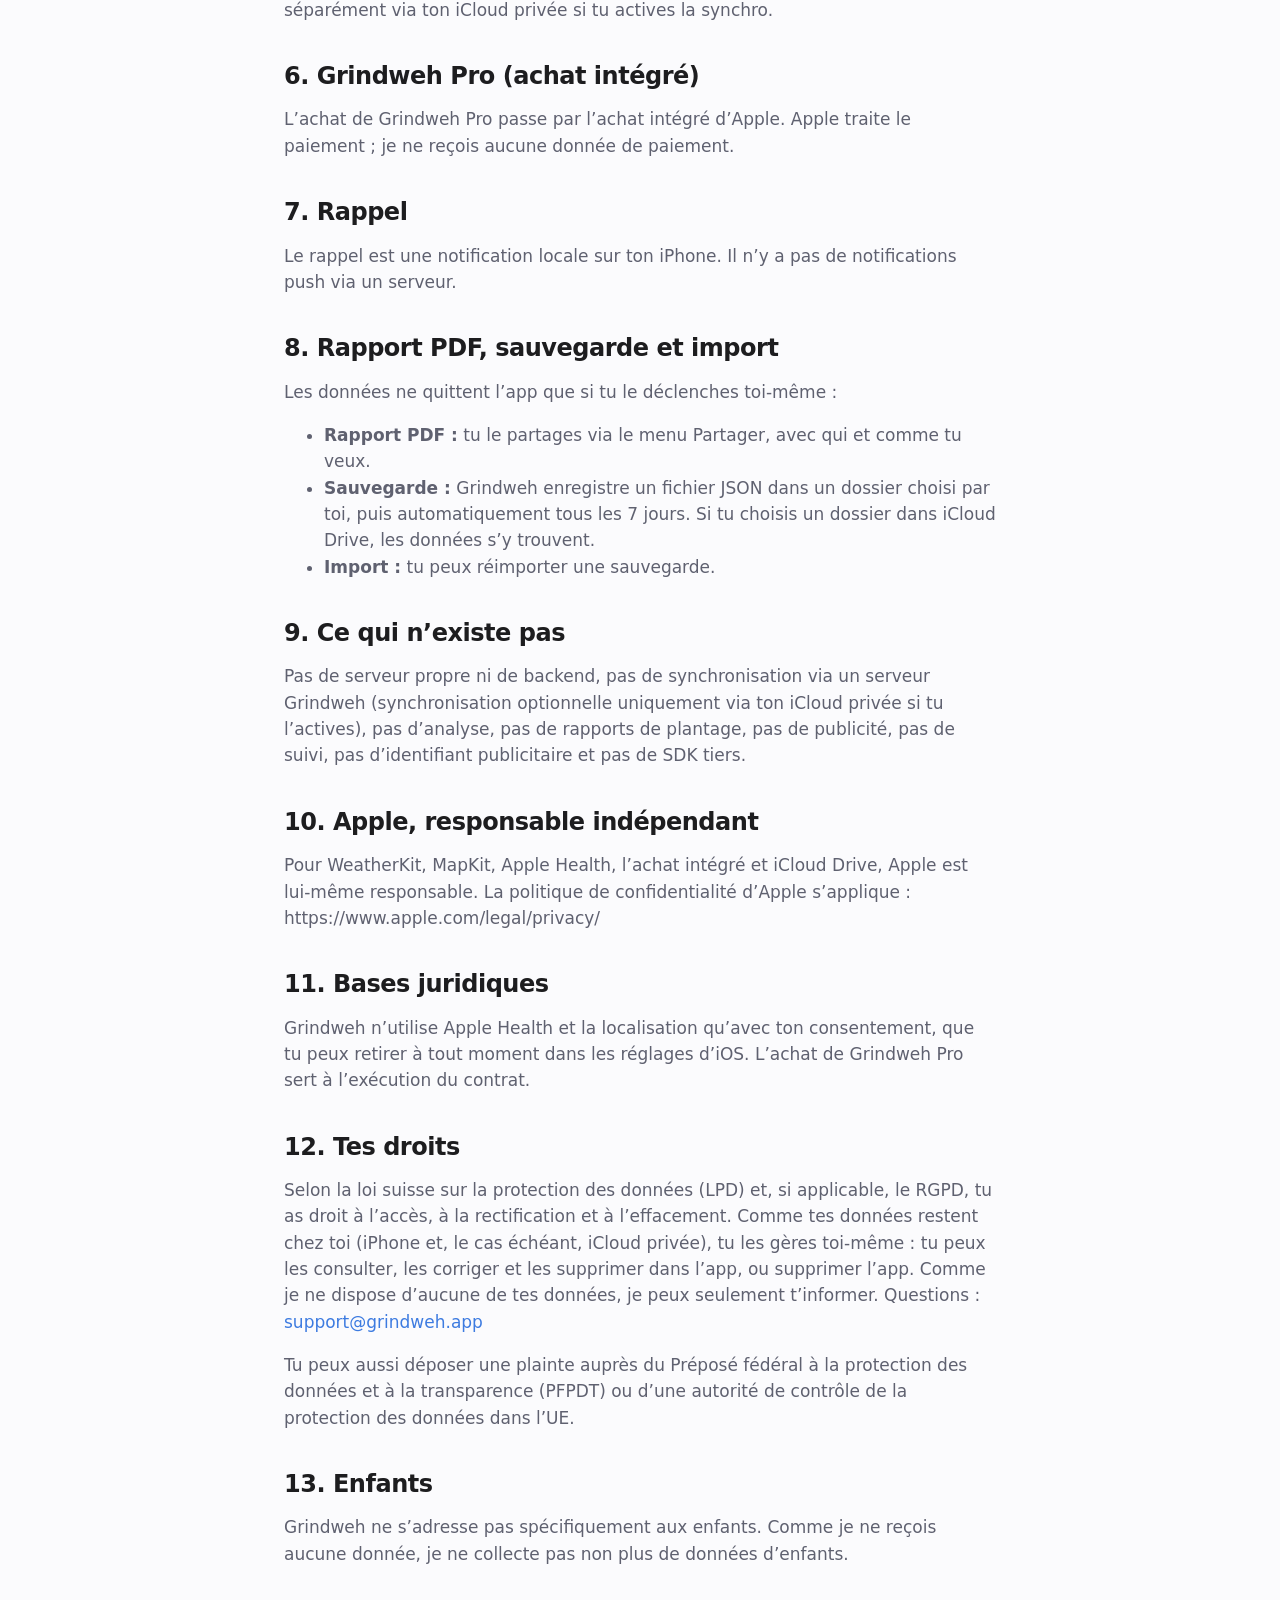
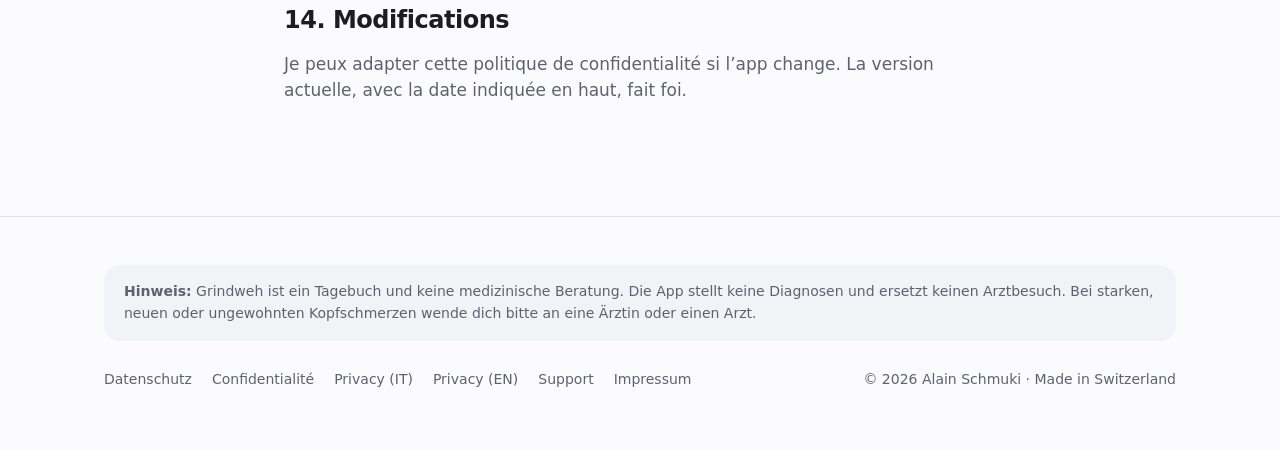
<file: datenschutz-fr.html>
<!doctype html><html lang="fr-CH"><head><meta charset="utf-8"><meta name="viewport" content="width=device-width,initial-scale=1"><title>Politique de confidentialité de Grindweh</title><meta name="description" content="Grindweh – protection des données: chez toi, sur l’iPhone et iCloud privée si activée."><link rel="icon" href="assets/icon.png"><link rel="stylesheet" href="assets/style.css"></head><body><nav><div class="wrap"><a class="brand" href="index.html"><img src="assets/icon.png" alt="">Grindweh</a><div class="links"><a href="index.html">Übersicht</a><a href="support.html">Support</a></div></div></nav><main class="doc"><div class="eyebrow">Grindweh</div><p class="note" style="margin-top:0"><a href="datenschutz.html" lang="de-CH">Deutsch</a> · <strong>Français</strong> · <a href="datenschutz-it.html" lang="it-CH">Italiano</a> · <a href="datenschutz-en.html" lang="en">English</a></p>
<h1 style="font-size:44px">Politique de confidentialité de Grindweh</h1>
<p>Version du : 2 novembre 2026</p>
<p>Grindweh est un journal des maux de tête pour iPhone. En bref : tes entrées restent chez toi – sur ton iPhone et, si tu l’actives, dans ton iCloud privée. Pas de serveur propre, pas de compte, pas d’analyse, pas de publicité, pas de suivi (tracking).</p>
<h2>1. Responsable</h2>
<p>Alain Schmuki<br>Delsbergerallee 42<br>4053 Bâle, Suisse<br>E-mail : <a href="mailto:support@grindweh.app">support@grindweh.app</a></p>
<h2>2. Ce qui est enregistré sur ton iPhone</h2>
<p>Toutes les entrées sont enregistrées sur ton iPhone et peuvent – si tu actives la synchronisation iCloud – être synchronisées avec ton iCloud privée : intensité de la douleur, zones de douleur et zones de tension, médicaments, météo et, si tu l’actives, des valeurs d’Apple Health. Le widget lit aussi ces données en local sur l’appareil. Tes réglages, ta dernière position approximative et le statut de Grindweh Pro sont également enregistrés.</p>
<p>Grindweh n’a pas de serveur propre. La synchronisation optionnelle passe uniquement par ton iCloud privée (Apple), si tu l’actives dans les réglages – pas par nous. Moi (le responsable), je ne reçois aucune de tes entrées.</p>
<h2>3. Météo (Apple WeatherKit)</h2>
<p>Pour la météo, Grindweh interroge Apple WeatherKit. Seules des coordonnées arrondies à environ 1 km et la période souhaitée sont transmises à Apple, sans identifiant ni données du journal. Pour des raisons techniques, Apple voit ton adresse IP.</p>
<h2>4. Localisation</h2>
<p>L’accès à la localisation est facultatif. Grindweh ne demande qu’une position approximative, uniquement « lorsque l’app est active », une seule fois et sans suivi continu. Tu peux aussi choisir ton lieu manuellement. Lors de la recherche manuelle d’un lieu, ton texte de recherche est transmis à Apple MapKit.</p>
<h2>5. Apple Health</h2>
<p>La connexion à Apple Health est facultative. Si tu l’actives, Grindweh lit le sommeil, les pas, la fréquence cardiaque au repos, l’énergie active, les minutes d’exercice et les entraînements. En option, Grindweh enregistre chaque jour la valeur maximale de mal de tête comme « Mal de tête » dans Apple Health. Ces données Apple Santé restent dans Apple Santé ou en local sur ton appareil ; Grindweh ne les envoie pas à un serveur propre. Le journal peut se synchroniser séparément via ton iCloud privée si tu actives la synchro.</p>
<h2>6. Grindweh Pro (achat intégré)</h2>
<p>L’achat de Grindweh Pro passe par l’achat intégré d’Apple. Apple traite le paiement ; je ne reçois aucune donnée de paiement.</p>
<h2>7. Rappel</h2>
<p>Le rappel est une notification locale sur ton iPhone. Il n’y a pas de notifications push via un serveur.</p>
<h2>8. Rapport PDF, sauvegarde et import</h2>
<p>Les données ne quittent l’app que si tu le déclenches toi-même :</p>
<ul><li><strong>Rapport PDF :</strong> tu le partages via le menu Partager, avec qui et comme tu veux.</li><li><strong>Sauvegarde :</strong> Grindweh enregistre un fichier JSON dans un dossier choisi par toi, puis automatiquement tous les 7 jours. Si tu choisis un dossier dans iCloud Drive, les données s’y trouvent.</li><li><strong>Import :</strong> tu peux réimporter une sauvegarde.</li></ul>
<h2>9. Ce qui n’existe pas</h2>
<p>Pas de serveur propre ni de backend, pas de synchronisation via un serveur Grindweh (synchronisation optionnelle uniquement via ton iCloud privée si tu l’actives), pas d’analyse, pas de rapports de plantage, pas de publicité, pas de suivi, pas d’identifiant publicitaire et pas de SDK tiers.</p>
<h2>10. Apple, responsable indépendant</h2>
<p>Pour WeatherKit, MapKit, Apple Health, l’achat intégré et iCloud Drive, Apple est lui-même responsable. La politique de confidentialité d’Apple s’applique : https://www.apple.com/legal/privacy/</p>
<h2>11. Bases juridiques</h2>
<p>Grindweh n’utilise Apple Health et la localisation qu’avec ton consentement, que tu peux retirer à tout moment dans les réglages d’iOS. L’achat de Grindweh Pro sert à l’exécution du contrat.</p>
<h2>12. Tes droits</h2>
<p>Selon la loi suisse sur la protection des données (LPD) et, si applicable, le RGPD, tu as droit à l’accès, à la rectification et à l’effacement. Comme tes données restent chez toi (iPhone et, le cas échéant, iCloud privée), tu les gères toi-même : tu peux les consulter, les corriger et les supprimer dans l’app, ou supprimer l’app. Comme je ne dispose d’aucune de tes données, je peux seulement t’informer. Questions : <a href="mailto:support@grindweh.app">support@grindweh.app</a></p>
<p>Tu peux aussi déposer une plainte auprès du Préposé fédéral à la protection des données et à la transparence (PFPDT) ou d’une autorité de contrôle de la protection des données dans l’UE.</p>
<h2>13. Enfants</h2>
<p>Grindweh ne s’adresse pas spécifiquement aux enfants. Comme je ne reçois aucune donnée, je ne collecte pas non plus de données d’enfants.</p>
<h2>14. Modifications</h2>
<p>Je peux adapter cette politique de confidentialité si l’app change. La version actuelle, avec la date indiquée en haut, fait foi.</p></main><footer><div class="wrap"><div class="disc"><strong>Hinweis:</strong> Grindweh ist ein Tagebuch und keine medizinische Beratung. Die App stellt keine Diagnosen und ersetzt keinen Arztbesuch. Bei starken, neuen oder ungewohnten Kopfschmerzen wende dich bitte an eine Ärztin oder einen Arzt.</div>
<div class="row"><div class="links"><a href="datenschutz.html">Datenschutz</a><a href="datenschutz-fr.html" lang="fr">Confidentialité</a><a href="datenschutz-it.html" lang="it">Privacy (IT)</a><a href="datenschutz-en.html" lang="en">Privacy (EN)</a><a href="support.html">Support</a><a href="impressum.html">Impressum</a></div><div>© 2026 Alain Schmuki · Made in Switzerland</div></div></div></footer></body></html>
</file>
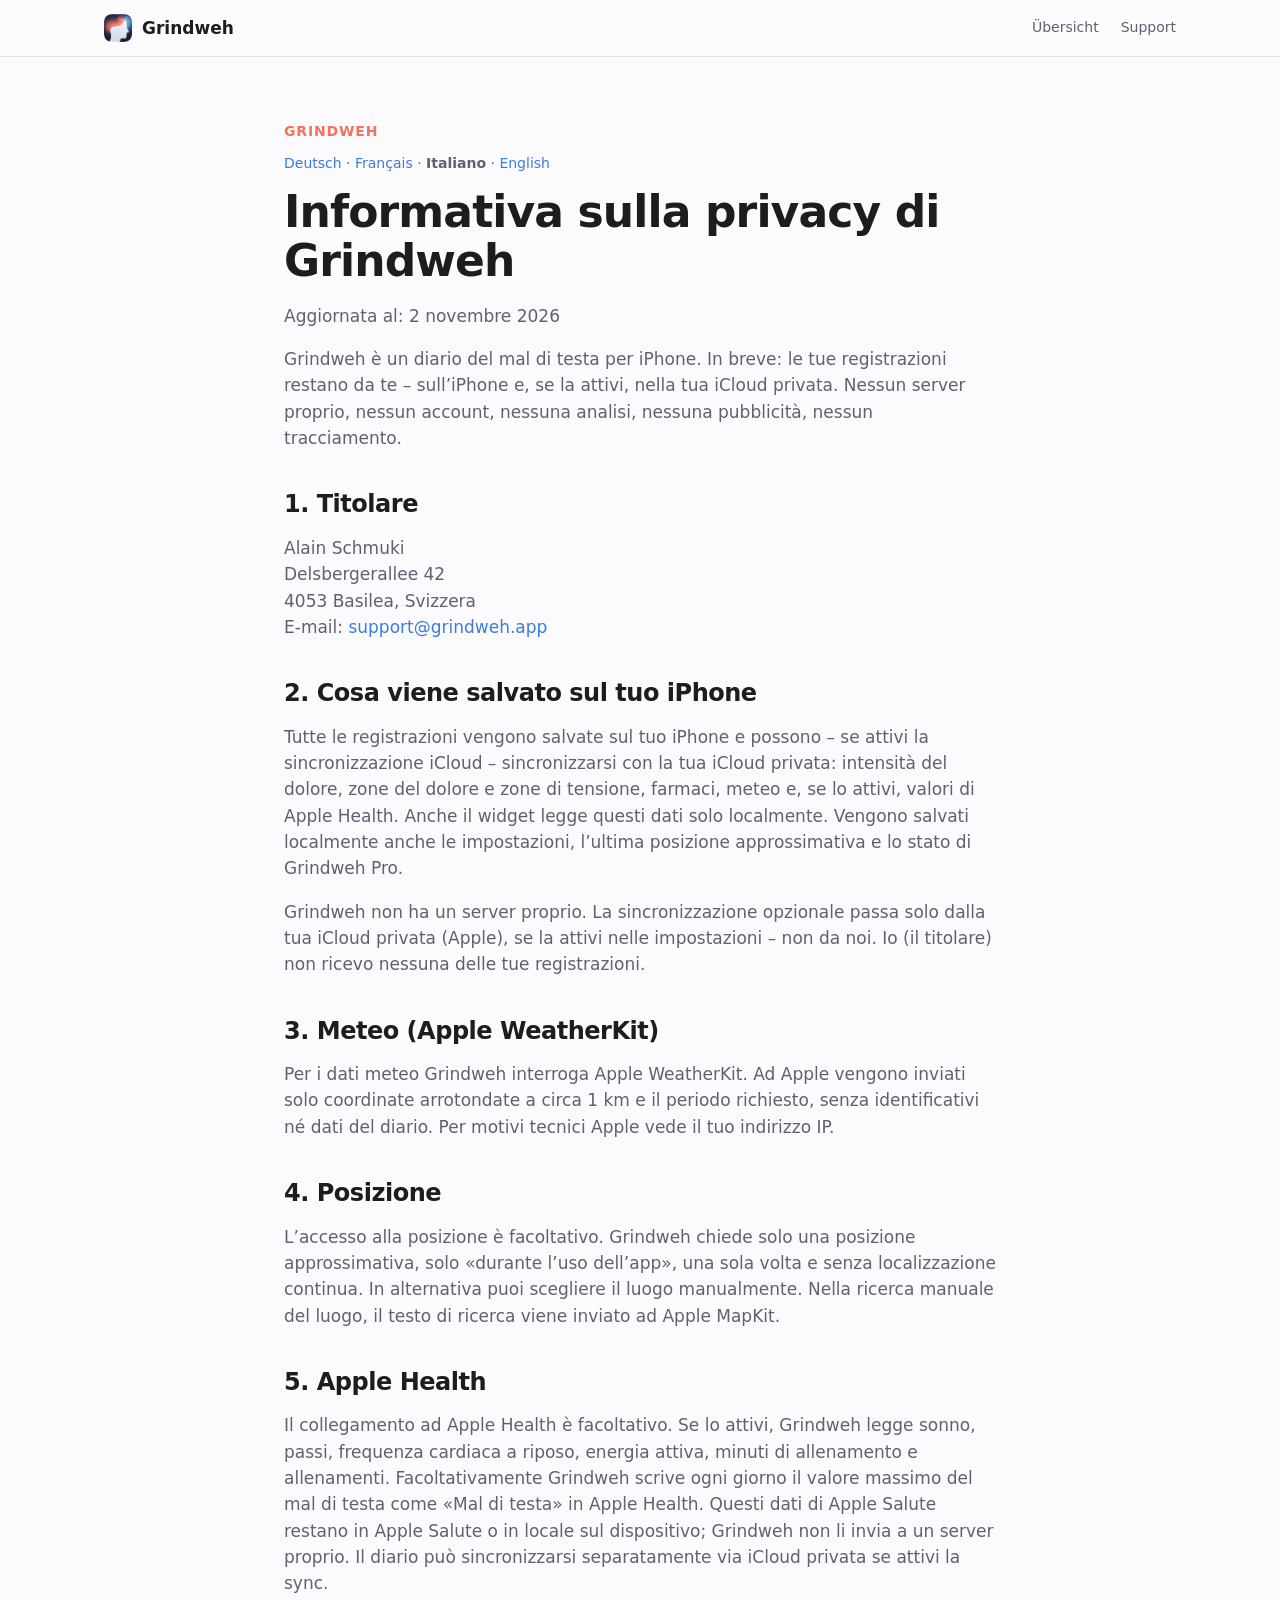
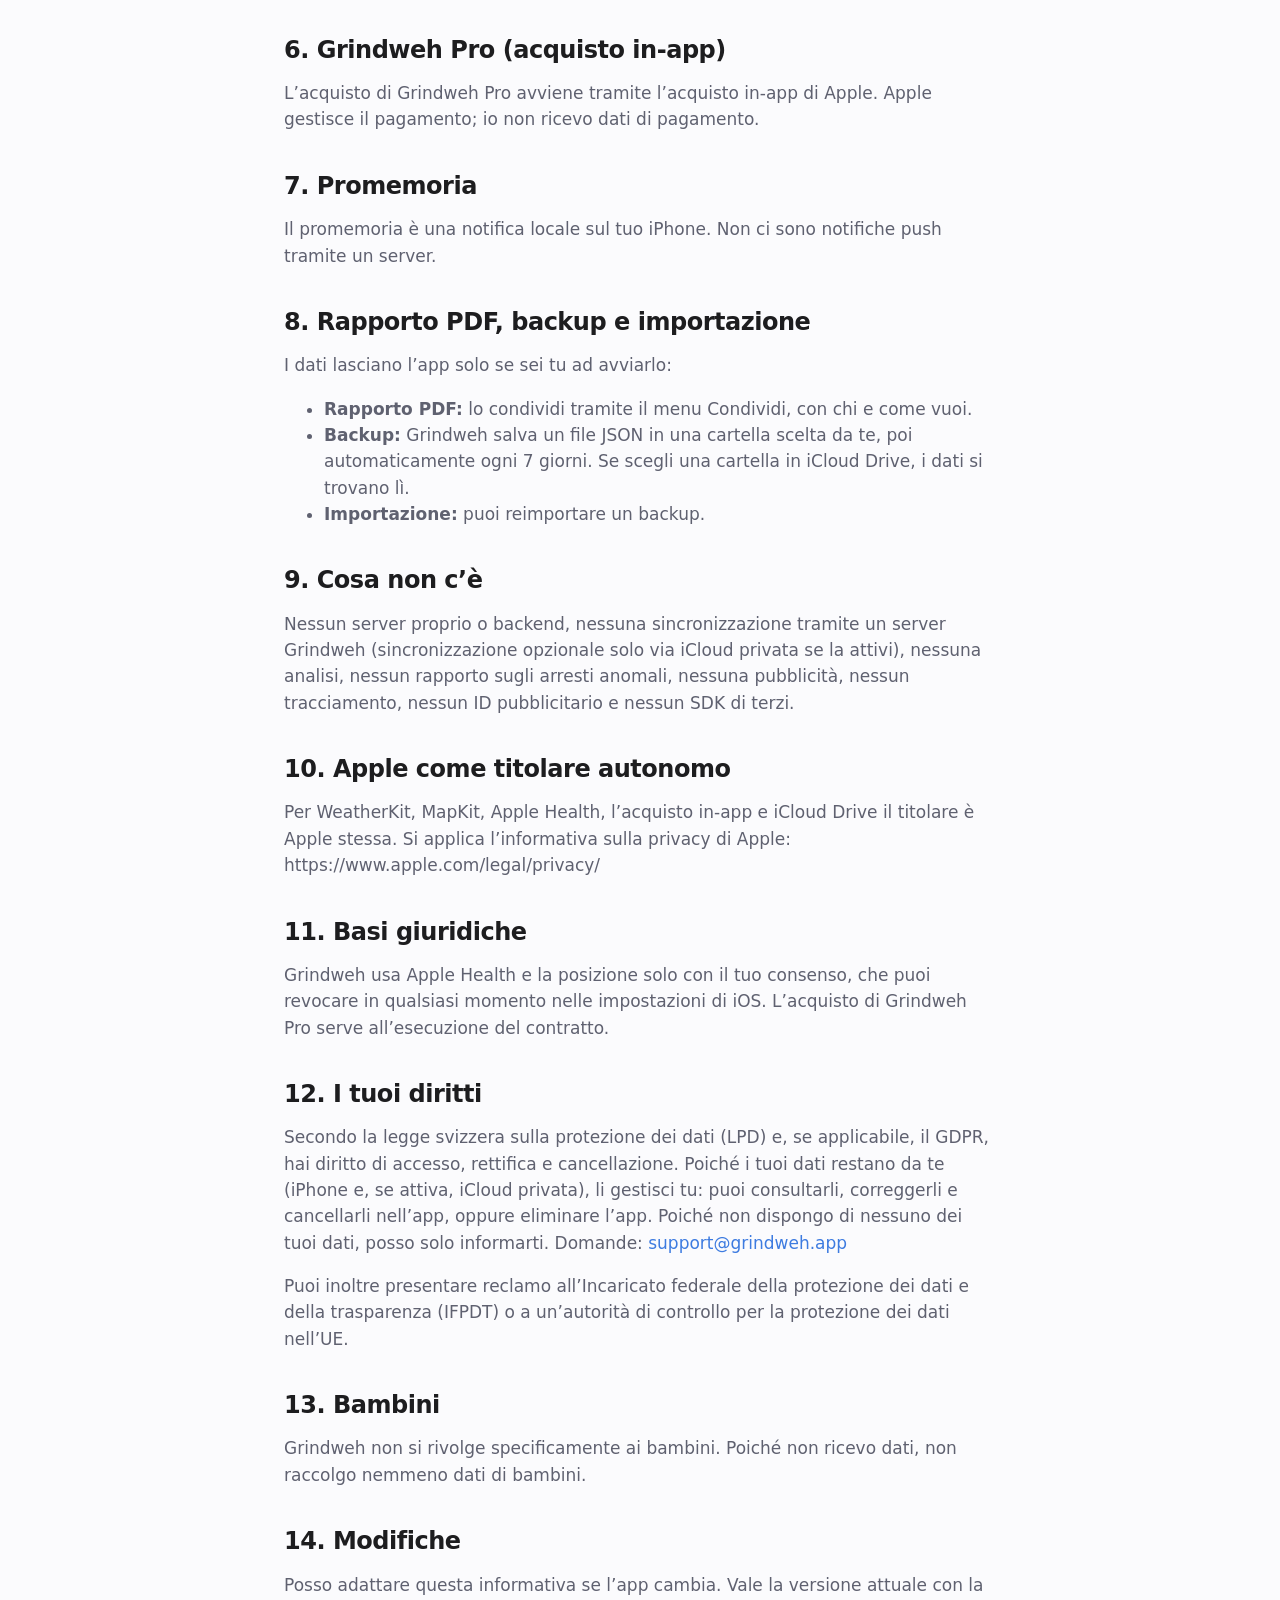
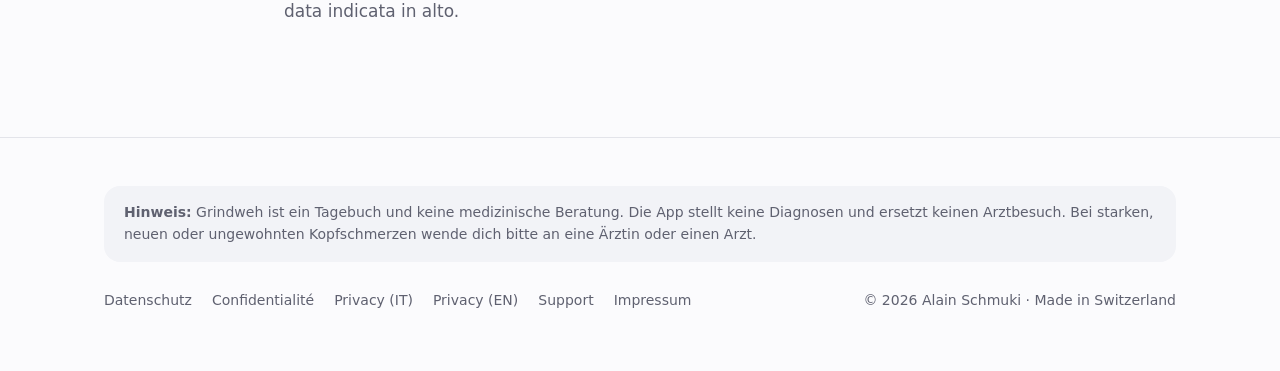
<file: datenschutz-it.html>
<!doctype html><html lang="it-CH"><head><meta charset="utf-8"><meta name="viewport" content="width=device-width,initial-scale=1"><title>Informativa sulla privacy di Grindweh</title><meta name="description" content="Grindweh – privacy: dati con te su iPhone e, se attiva, iCloud privata."><link rel="icon" href="assets/icon.png"><link rel="stylesheet" href="assets/style.css"></head><body><nav><div class="wrap"><a class="brand" href="index.html"><img src="assets/icon.png" alt="">Grindweh</a><div class="links"><a href="index.html">Übersicht</a><a href="support.html">Support</a></div></div></nav><main class="doc"><div class="eyebrow">Grindweh</div><p class="note" style="margin-top:0"><a href="datenschutz.html" lang="de-CH">Deutsch</a> · <a href="datenschutz-fr.html" lang="fr-CH">Français</a> · <strong>Italiano</strong> · <a href="datenschutz-en.html" lang="en">English</a></p>
<h1 style="font-size:44px">Informativa sulla privacy di Grindweh</h1>
<p>Aggiornata al: 2 novembre 2026</p>
<p>Grindweh è un diario del mal di testa per iPhone. In breve: le tue registrazioni restano da te – sull’iPhone e, se la attivi, nella tua iCloud privata. Nessun server proprio, nessun account, nessuna analisi, nessuna pubblicità, nessun tracciamento.</p>
<h2>1. Titolare</h2>
<p>Alain Schmuki<br>Delsbergerallee 42<br>4053 Basilea, Svizzera<br>E-mail: <a href="mailto:support@grindweh.app">support@grindweh.app</a></p>
<h2>2. Cosa viene salvato sul tuo iPhone</h2>
<p>Tutte le registrazioni vengono salvate sul tuo iPhone e possono – se attivi la sincronizzazione iCloud – sincronizzarsi con la tua iCloud privata: intensità del dolore, zone del dolore e zone di tensione, farmaci, meteo e, se lo attivi, valori di Apple Health. Anche il widget legge questi dati solo localmente. Vengono salvati localmente anche le impostazioni, l’ultima posizione approssimativa e lo stato di Grindweh Pro.</p>
<p>Grindweh non ha un server proprio. La sincronizzazione opzionale passa solo dalla tua iCloud privata (Apple), se la attivi nelle impostazioni – non da noi. Io (il titolare) non ricevo nessuna delle tue registrazioni.</p>
<h2>3. Meteo (Apple WeatherKit)</h2>
<p>Per i dati meteo Grindweh interroga Apple WeatherKit. Ad Apple vengono inviati solo coordinate arrotondate a circa 1 km e il periodo richiesto, senza identificativi né dati del diario. Per motivi tecnici Apple vede il tuo indirizzo IP.</p>
<h2>4. Posizione</h2>
<p>L’accesso alla posizione è facoltativo. Grindweh chiede solo una posizione approssimativa, solo «durante l’uso dell’app», una sola volta e senza localizzazione continua. In alternativa puoi scegliere il luogo manualmente. Nella ricerca manuale del luogo, il testo di ricerca viene inviato ad Apple MapKit.</p>
<h2>5. Apple Health</h2>
<p>Il collegamento ad Apple Health è facoltativo. Se lo attivi, Grindweh legge sonno, passi, frequenza cardiaca a riposo, energia attiva, minuti di allenamento e allenamenti. Facoltativamente Grindweh scrive ogni giorno il valore massimo del mal di testa come «Mal di testa» in Apple Health. Questi dati di Apple Salute restano in Apple Salute o in locale sul dispositivo; Grindweh non li invia a un server proprio. Il diario può sincronizzarsi separatamente via iCloud privata se attivi la sync.</p>
<h2>6. Grindweh Pro (acquisto in-app)</h2>
<p>L’acquisto di Grindweh Pro avviene tramite l’acquisto in-app di Apple. Apple gestisce il pagamento; io non ricevo dati di pagamento.</p>
<h2>7. Promemoria</h2>
<p>Il promemoria è una notifica locale sul tuo iPhone. Non ci sono notifiche push tramite un server.</p>
<h2>8. Rapporto PDF, backup e importazione</h2>
<p>I dati lasciano l’app solo se sei tu ad avviarlo:</p>
<ul><li><strong>Rapporto PDF:</strong> lo condividi tramite il menu Condividi, con chi e come vuoi.</li><li><strong>Backup:</strong> Grindweh salva un file JSON in una cartella scelta da te, poi automaticamente ogni 7 giorni. Se scegli una cartella in iCloud Drive, i dati si trovano lì.</li><li><strong>Importazione:</strong> puoi reimportare un backup.</li></ul>
<h2>9. Cosa non c’è</h2>
<p>Nessun server proprio o backend, nessuna sincronizzazione tramite un server Grindweh (sincronizzazione opzionale solo via iCloud privata se la attivi), nessuna analisi, nessun rapporto sugli arresti anomali, nessuna pubblicità, nessun tracciamento, nessun ID pubblicitario e nessun SDK di terzi.</p>
<h2>10. Apple come titolare autonomo</h2>
<p>Per WeatherKit, MapKit, Apple Health, l’acquisto in-app e iCloud Drive il titolare è Apple stessa. Si applica l’informativa sulla privacy di Apple: https://www.apple.com/legal/privacy/</p>
<h2>11. Basi giuridiche</h2>
<p>Grindweh usa Apple Health e la posizione solo con il tuo consenso, che puoi revocare in qualsiasi momento nelle impostazioni di iOS. L’acquisto di Grindweh Pro serve all’esecuzione del contratto.</p>
<h2>12. I tuoi diritti</h2>
<p>Secondo la legge svizzera sulla protezione dei dati (LPD) e, se applicabile, il GDPR, hai diritto di accesso, rettifica e cancellazione. Poiché i tuoi dati restano da te (iPhone e, se attiva, iCloud privata), li gestisci tu: puoi consultarli, correggerli e cancellarli nell’app, oppure eliminare l’app. Poiché non dispongo di nessuno dei tuoi dati, posso solo informarti. Domande: <a href="mailto:support@grindweh.app">support@grindweh.app</a></p>
<p>Puoi inoltre presentare reclamo all’Incaricato federale della protezione dei dati e della trasparenza (IFPDT) o a un’autorità di controllo per la protezione dei dati nell’UE.</p>
<h2>13. Bambini</h2>
<p>Grindweh non si rivolge specificamente ai bambini. Poiché non ricevo dati, non raccolgo nemmeno dati di bambini.</p>
<h2>14. Modifiche</h2>
<p>Posso adattare questa informativa se l’app cambia. Vale la versione attuale con la data indicata in alto.</p></main><footer><div class="wrap"><div class="disc"><strong>Hinweis:</strong> Grindweh ist ein Tagebuch und keine medizinische Beratung. Die App stellt keine Diagnosen und ersetzt keinen Arztbesuch. Bei starken, neuen oder ungewohnten Kopfschmerzen wende dich bitte an eine Ärztin oder einen Arzt.</div>
<div class="row"><div class="links"><a href="datenschutz.html">Datenschutz</a><a href="datenschutz-fr.html" lang="fr">Confidentialité</a><a href="datenschutz-it.html" lang="it">Privacy (IT)</a><a href="datenschutz-en.html" lang="en">Privacy (EN)</a><a href="support.html">Support</a><a href="impressum.html">Impressum</a></div><div>© 2026 Alain Schmuki · Made in Switzerland</div></div></div></footer></body></html>
</file>
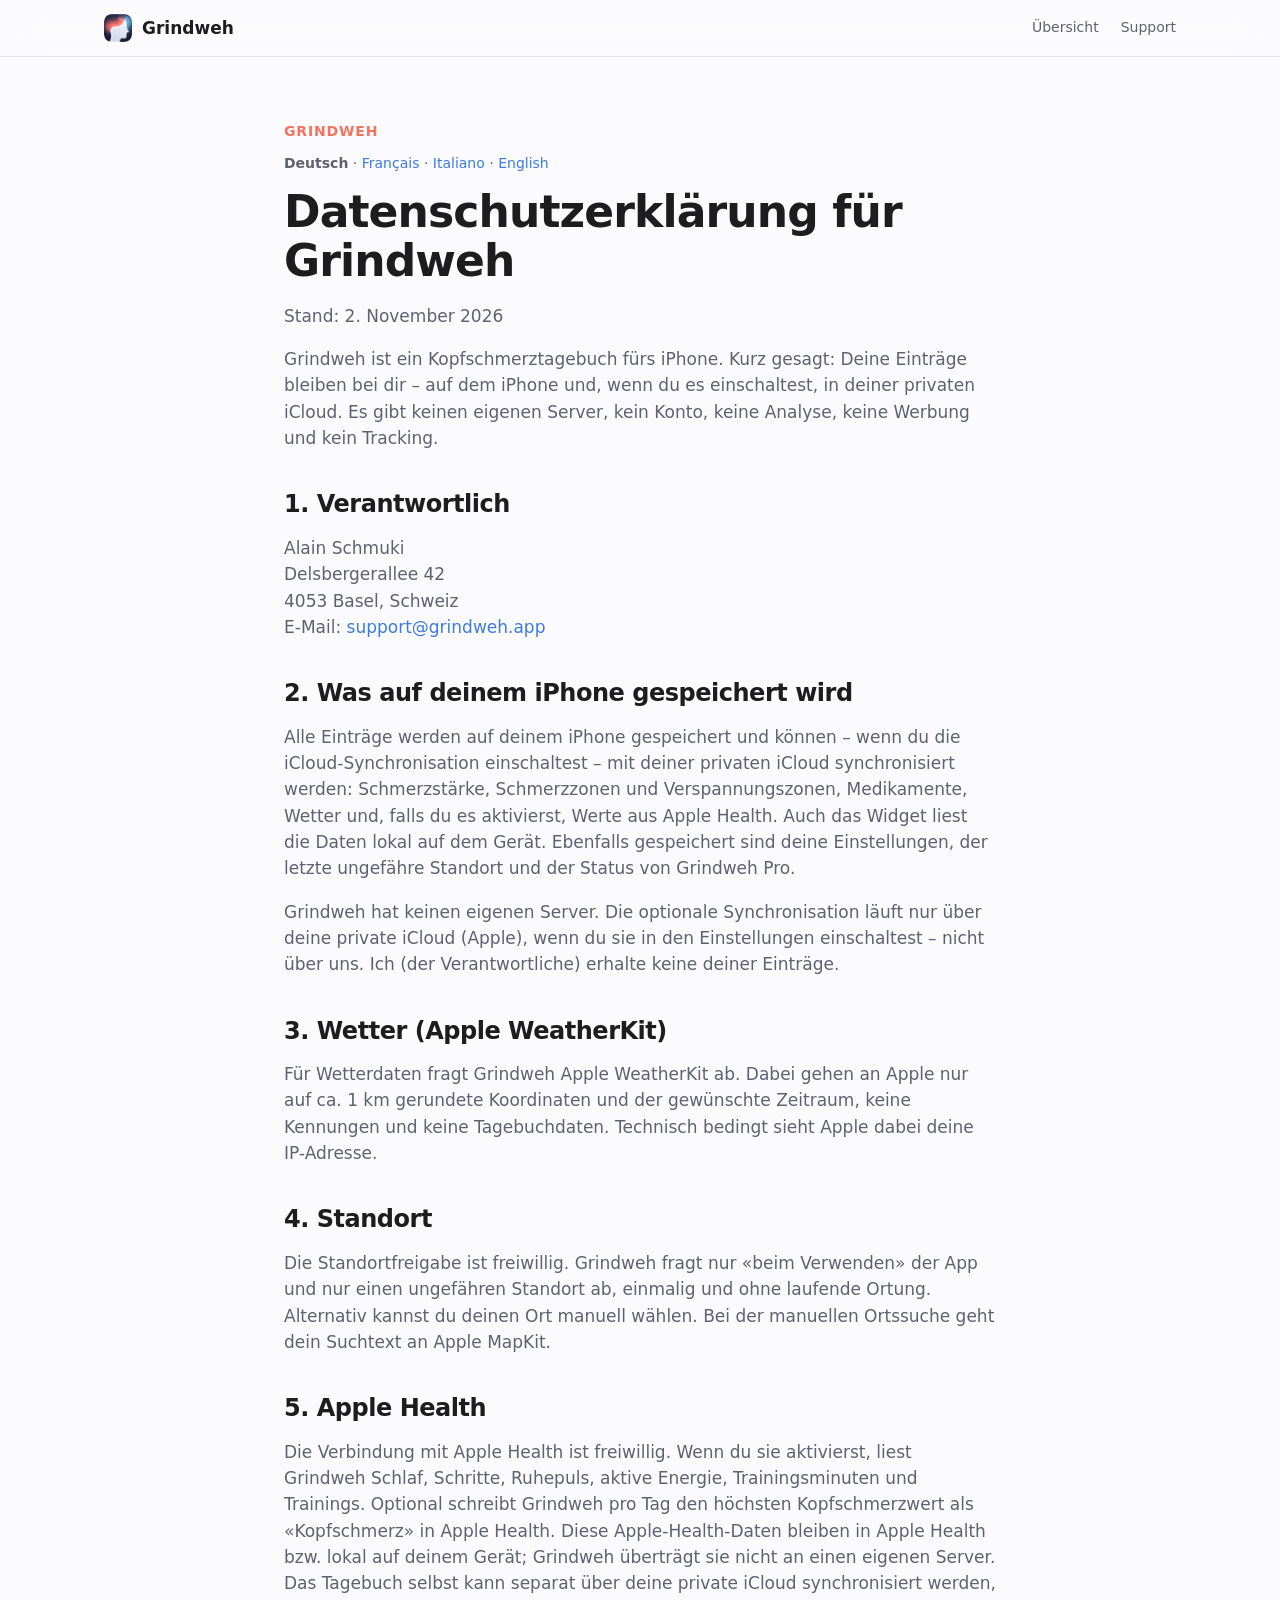
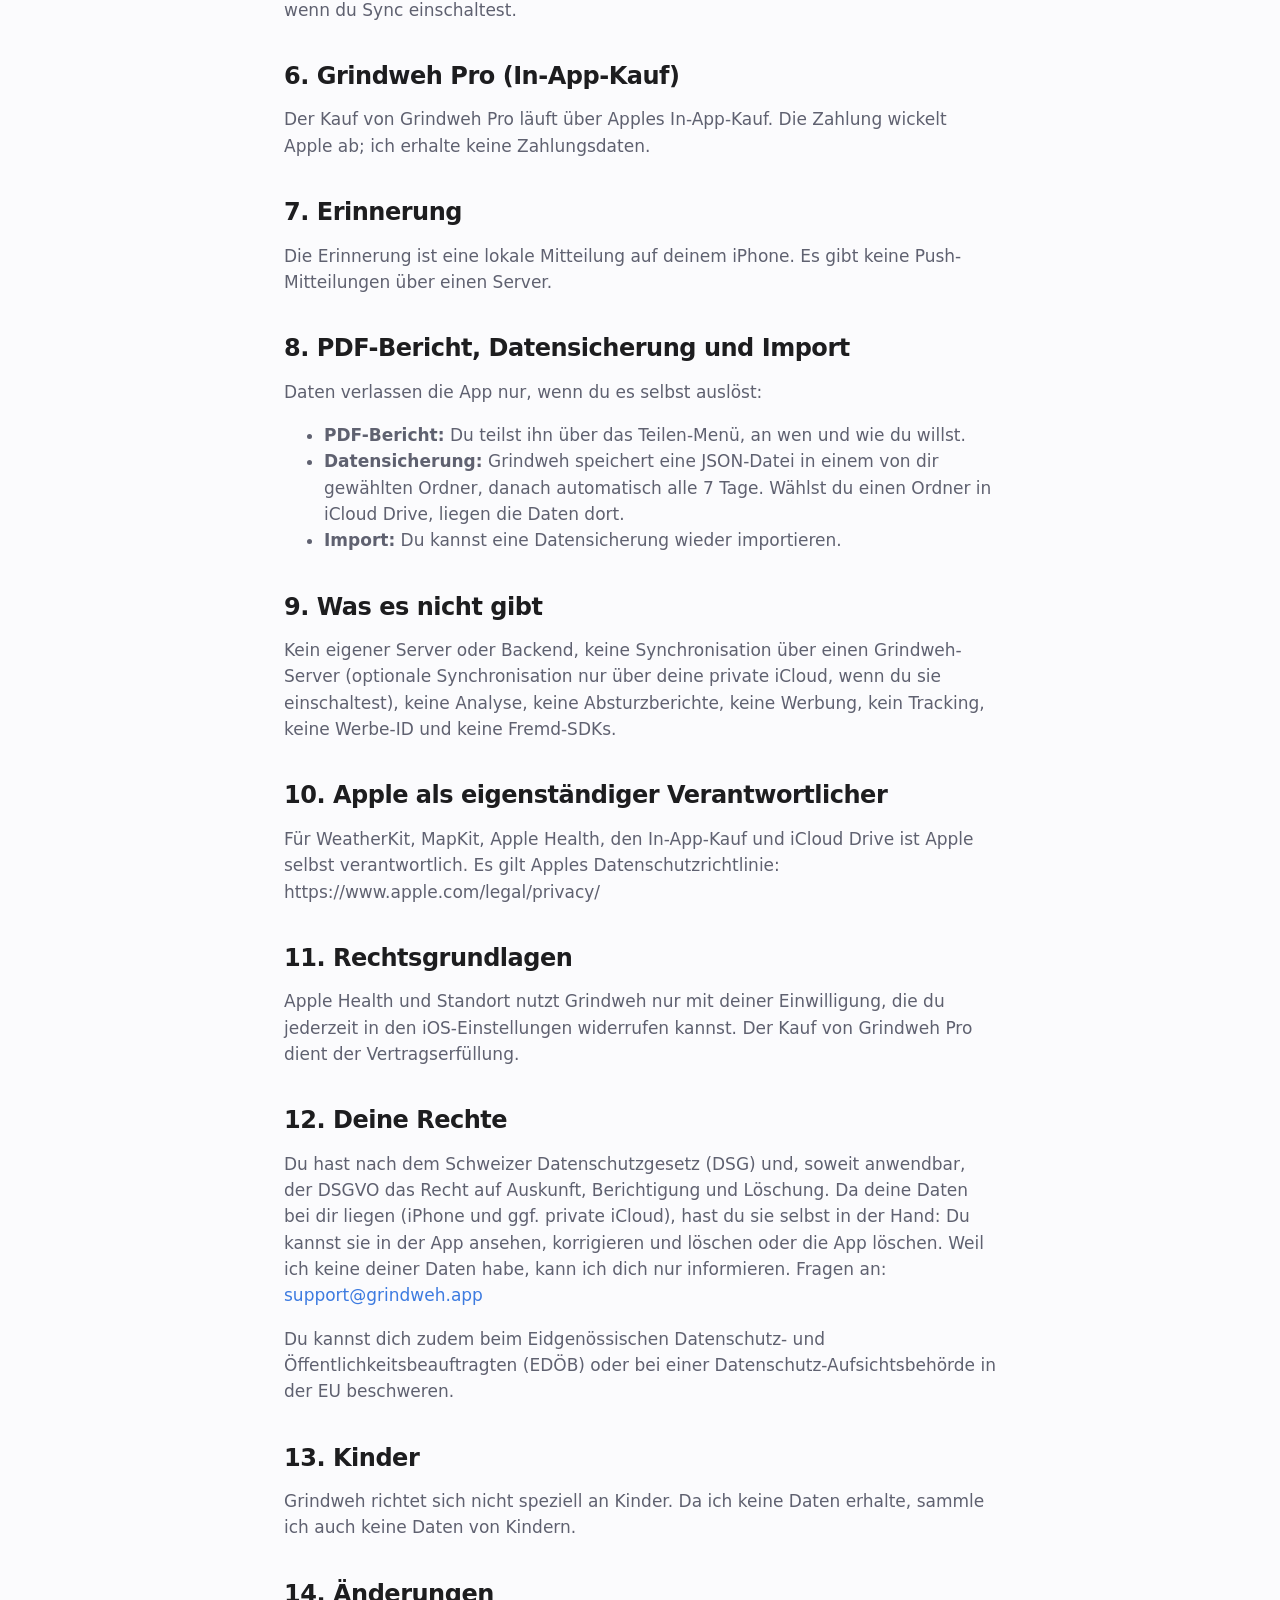
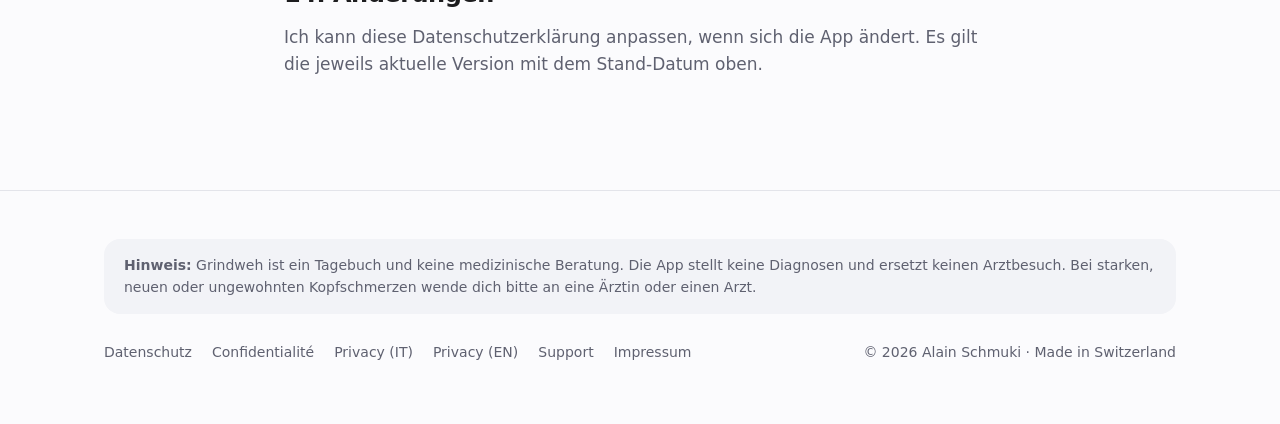
<file: datenschutz.html>
<!doctype html><html lang="de-CH"><head><meta charset="utf-8"><meta name="viewport" content="width=device-width,initial-scale=1"><title>Datenschutzerklärung für Grindweh</title><meta name="description" content="Grindweh – das Kopfschmerztagebuch fürs iPhone. Daten bei dir: iPhone und private iCloud."><link rel="icon" href="assets/icon.png"><link rel="stylesheet" href="assets/style.css"></head><body><nav><div class="wrap"><a class="brand" href="index.html"><img src="assets/icon.png" alt="">Grindweh</a><div class="links"><a href="index.html">Übersicht</a><a href="support.html">Support</a></div></div></nav><main class="doc"><div class="eyebrow">Grindweh</div><p class="note" style="margin-top:0"><strong>Deutsch</strong> · <a href="datenschutz-fr.html" lang="fr-CH">Français</a> · <a href="datenschutz-it.html" lang="it-CH">Italiano</a> · <a href="datenschutz-en.html" lang="en">English</a></p>
<h1 style="font-size:44px">Datenschutzerklärung für Grindweh</h1>
<p>Stand: 2. November 2026</p>
<p>Grindweh ist ein Kopfschmerztagebuch fürs iPhone. Kurz gesagt: Deine Einträge bleiben bei dir – auf dem iPhone und, wenn du es einschaltest, in deiner privaten iCloud. Es gibt keinen eigenen Server, kein Konto, keine Analyse, keine Werbung und kein Tracking.</p>
<h2>1. Verantwortlich</h2>
<p>Alain Schmuki<br>Delsbergerallee 42<br>4053 Basel, Schweiz<br>E-Mail: <a href="mailto:support@grindweh.app">support@grindweh.app</a></p>
<h2>2. Was auf deinem iPhone gespeichert wird</h2>
<p>Alle Einträge werden auf deinem iPhone gespeichert und können – wenn du die iCloud-Synchronisation einschaltest – mit deiner privaten iCloud synchronisiert werden: Schmerzstärke, Schmerzzonen und Verspannungszonen, Medikamente, Wetter und, falls du es aktivierst, Werte aus Apple Health. Auch das Widget liest die Daten lokal auf dem Gerät. Ebenfalls gespeichert sind deine Einstellungen, der letzte ungefähre Standort und der Status von Grindweh Pro.</p>
<p>Grindweh hat keinen eigenen Server. Die optionale Synchronisation läuft nur über deine private iCloud (Apple), wenn du sie in den Einstellungen einschaltest – nicht über uns. Ich (der Verantwortliche) erhalte keine deiner Einträge.</p>
<h2>3. Wetter (Apple WeatherKit)</h2>
<p>Für Wetterdaten fragt Grindweh Apple WeatherKit ab. Dabei gehen an Apple nur auf ca. 1 km gerundete Koordinaten und der gewünschte Zeitraum, keine Kennungen und keine Tagebuchdaten. Technisch bedingt sieht Apple dabei deine IP-Adresse.</p>
<h2>4. Standort</h2>
<p>Die Standortfreigabe ist freiwillig. Grindweh fragt nur «beim Verwenden» der App und nur einen ungefähren Standort ab, einmalig und ohne laufende Ortung. Alternativ kannst du deinen Ort manuell wählen. Bei der manuellen Ortssuche geht dein Suchtext an Apple MapKit.</p>
<h2>5. Apple Health</h2>
<p>Die Verbindung mit Apple Health ist freiwillig. Wenn du sie aktivierst, liest Grindweh Schlaf, Schritte, Ruhepuls, aktive Energie, Trainingsminuten und Trainings. Optional schreibt Grindweh pro Tag den höchsten Kopfschmerzwert als «Kopfschmerz» in Apple Health. Diese Apple-Health-Daten bleiben in Apple Health bzw. lokal auf deinem Gerät; Grindweh überträgt sie nicht an einen eigenen Server. Das Tagebuch selbst kann separat über deine private iCloud synchronisiert werden, wenn du Sync einschaltest.</p>
<h2>6. Grindweh Pro (In-App-Kauf)</h2>
<p>Der Kauf von Grindweh Pro läuft über Apples In-App-Kauf. Die Zahlung wickelt Apple ab; ich erhalte keine Zahlungsdaten.</p>
<h2>7. Erinnerung</h2>
<p>Die Erinnerung ist eine lokale Mitteilung auf deinem iPhone. Es gibt keine Push-Mitteilungen über einen Server.</p>
<h2>8. PDF-Bericht, Datensicherung und Import</h2>
<p>Daten verlassen die App nur, wenn du es selbst auslöst:</p>
<ul><li><strong>PDF-Bericht:</strong> Du teilst ihn über das Teilen-Menü, an wen und wie du willst.</li><li><strong>Datensicherung:</strong> Grindweh speichert eine JSON-Datei in einem von dir gewählten Ordner, danach automatisch alle 7 Tage. Wählst du einen Ordner in iCloud Drive, liegen die Daten dort.</li><li><strong>Import:</strong> Du kannst eine Datensicherung wieder importieren.</li></ul>
<h2>9. Was es nicht gibt</h2>
<p>Kein eigener Server oder Backend, keine Synchronisation über einen Grindweh-Server (optionale Synchronisation nur über deine private iCloud, wenn du sie einschaltest), keine Analyse, keine Absturzberichte, keine Werbung, kein Tracking, keine Werbe-ID und keine Fremd-SDKs.</p>
<h2>10. Apple als eigenständiger Verantwortlicher</h2>
<p>Für WeatherKit, MapKit, Apple Health, den In-App-Kauf und iCloud Drive ist Apple selbst verantwortlich. Es gilt Apples Datenschutzrichtlinie: https://www.apple.com/legal/privacy/</p>
<h2>11. Rechtsgrundlagen</h2>
<p>Apple Health und Standort nutzt Grindweh nur mit deiner Einwilligung, die du jederzeit in den iOS-Einstellungen widerrufen kannst. Der Kauf von Grindweh Pro dient der Vertragserfüllung.</p>
<h2>12. Deine Rechte</h2>
<p>Du hast nach dem Schweizer Datenschutzgesetz (DSG) und, soweit anwendbar, der DSGVO das Recht auf Auskunft, Berichtigung und Löschung. Da deine Daten bei dir liegen (iPhone und ggf. private iCloud), hast du sie selbst in der Hand: Du kannst sie in der App ansehen, korrigieren und löschen oder die App löschen. Weil ich keine deiner Daten habe, kann ich dich nur informieren. Fragen an: <a href="mailto:support@grindweh.app">support@grindweh.app</a></p>
<p>Du kannst dich zudem beim Eidgenössischen Datenschutz- und Öffentlichkeitsbeauftragten (EDÖB) oder bei einer Datenschutz-Aufsichtsbehörde in der EU beschweren.</p>
<h2>13. Kinder</h2>
<p>Grindweh richtet sich nicht speziell an Kinder. Da ich keine Daten erhalte, sammle ich auch keine Daten von Kindern.</p>
<h2>14. Änderungen</h2>
<p>Ich kann diese Datenschutzerklärung anpassen, wenn sich die App ändert. Es gilt die jeweils aktuelle Version mit dem Stand-Datum oben.</p></main><footer><div class="wrap"><div class="disc"><strong>Hinweis:</strong> Grindweh ist ein Tagebuch und keine medizinische Beratung. Die App stellt keine Diagnosen und ersetzt keinen Arztbesuch. Bei starken, neuen oder ungewohnten Kopfschmerzen wende dich bitte an eine Ärztin oder einen Arzt.</div>
<div class="row"><div class="links"><a href="datenschutz.html">Datenschutz</a><a href="datenschutz-fr.html" lang="fr">Confidentialité</a><a href="datenschutz-it.html" lang="it">Privacy (IT)</a><a href="datenschutz-en.html" lang="en">Privacy (EN)</a><a href="support.html">Support</a><a href="impressum.html">Impressum</a></div><div>© 2026 Alain Schmuki · Made in Switzerland</div></div></div></footer></body></html>
</file>
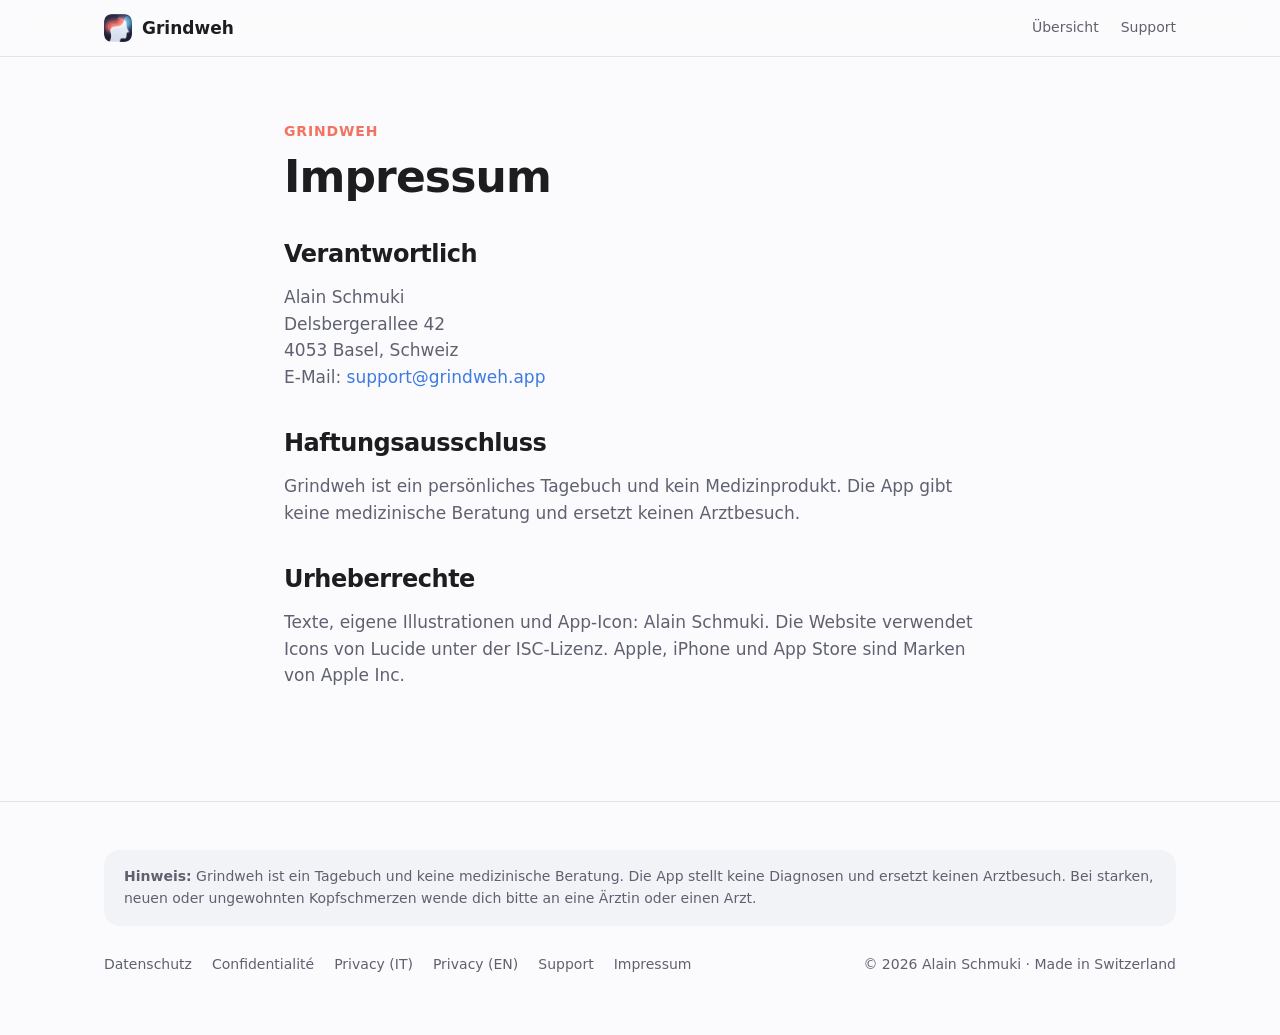
<file: impressum.html>
<!doctype html><html lang="de-CH"><head><meta charset="utf-8"><meta name="viewport" content="width=device-width,initial-scale=1"><title>Impressum – Grindweh</title><meta name="description" content="Grindweh – das Kopfschmerztagebuch fürs iPhone. Schnell erfasst, Muster erkennen, Daten bei dir: iPhone und private iCloud."><link rel="icon" href="assets/icon.png"><link rel="stylesheet" href="assets/style.css"></head><body><nav><div class="wrap"><a class="brand" href="index.html"><img src="assets/icon.png" alt="">Grindweh</a><div class="links"><a href="index.html">Übersicht</a><a href="support.html">Support</a></div></div></nav><main class="doc"><div class="eyebrow">Grindweh</div><h1 style="font-size:44px">Impressum</h1>
<h2>Verantwortlich</h2><p>Alain Schmuki<br>Delsbergerallee 42<br>4053 Basel, Schweiz<br>E-Mail: <a href="mailto:support@grindweh.app">support@grindweh.app</a></p>
<h2>Haftungsausschluss</h2><p>Grindweh ist ein persönliches Tagebuch und kein Medizinprodukt. Die App gibt keine medizinische Beratung und ersetzt keinen Arztbesuch.</p>
<h2>Urheberrechte</h2><p>Texte, eigene Illustrationen und App-Icon: Alain Schmuki. Die Website verwendet Icons von Lucide unter der ISC-Lizenz. Apple, iPhone und App Store sind Marken von Apple Inc.</p></main><footer><div class="wrap"><div class="disc"><strong>Hinweis:</strong> Grindweh ist ein Tagebuch und keine medizinische Beratung. Die App stellt keine Diagnosen und ersetzt keinen Arztbesuch. Bei starken, neuen oder ungewohnten Kopfschmerzen wende dich bitte an eine Ärztin oder einen Arzt.</div>
<div class="row"><div class="links"><a href="datenschutz.html">Datenschutz</a><a href="datenschutz-fr.html" lang="fr">Confidentialité</a><a href="datenschutz-it.html" lang="it">Privacy (IT)</a><a href="datenschutz-en.html" lang="en">Privacy (EN)</a><a href="support.html">Support</a><a href="impressum.html">Impressum</a></div><div>© 2026 Alain Schmuki · Made in Switzerland</div></div></div></footer></body></html>
</file>
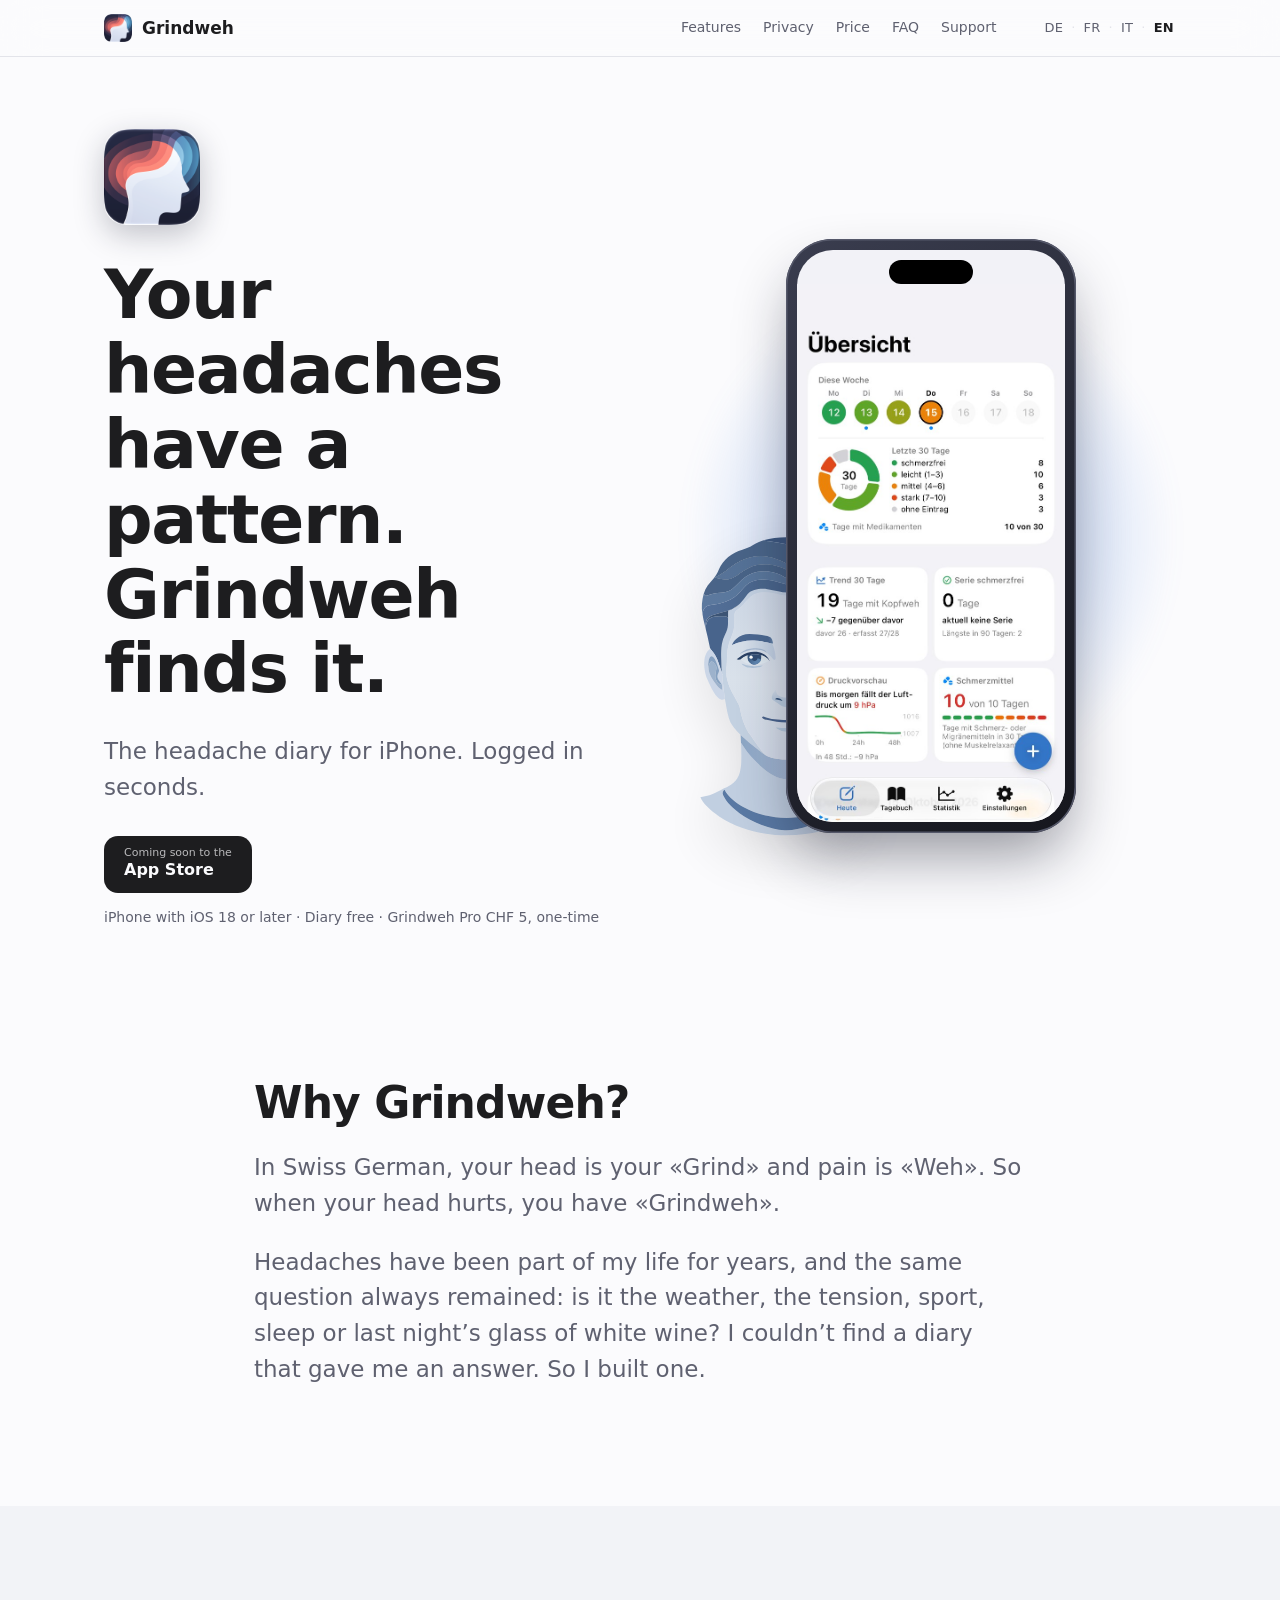
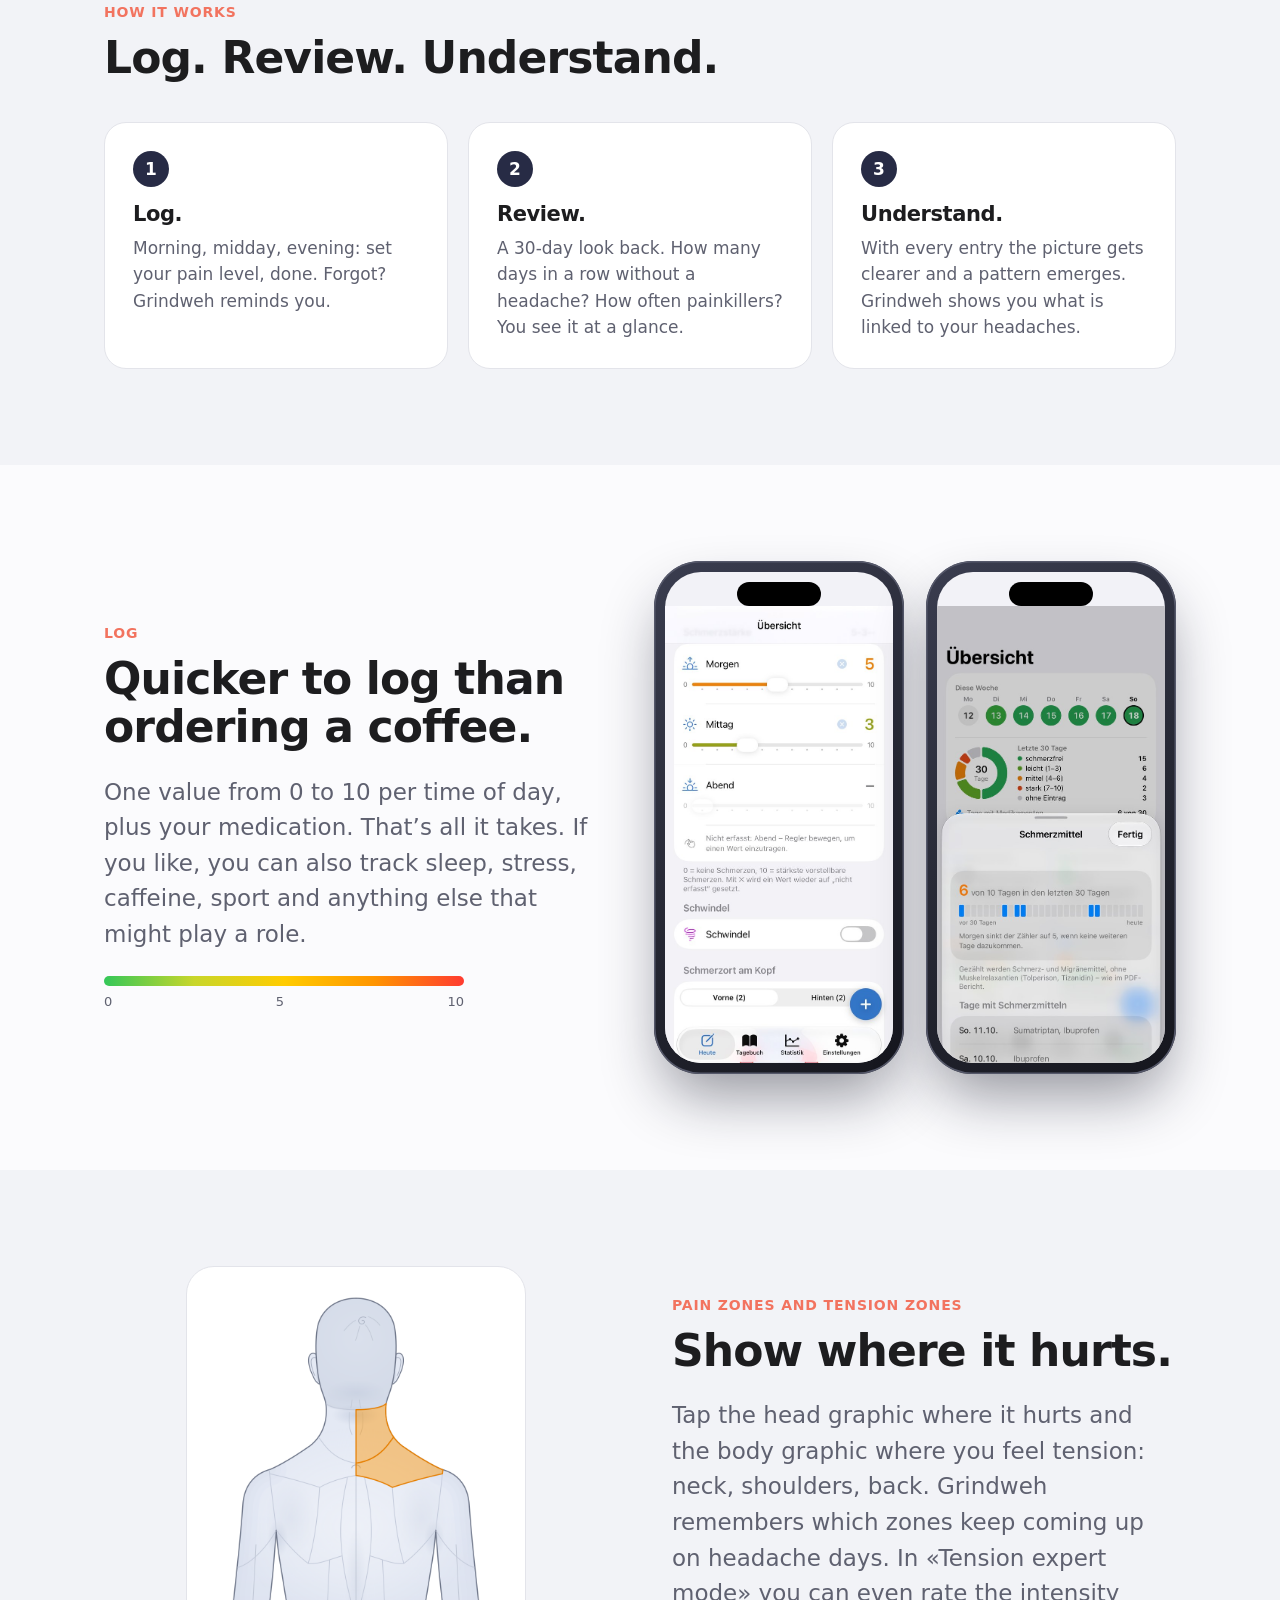
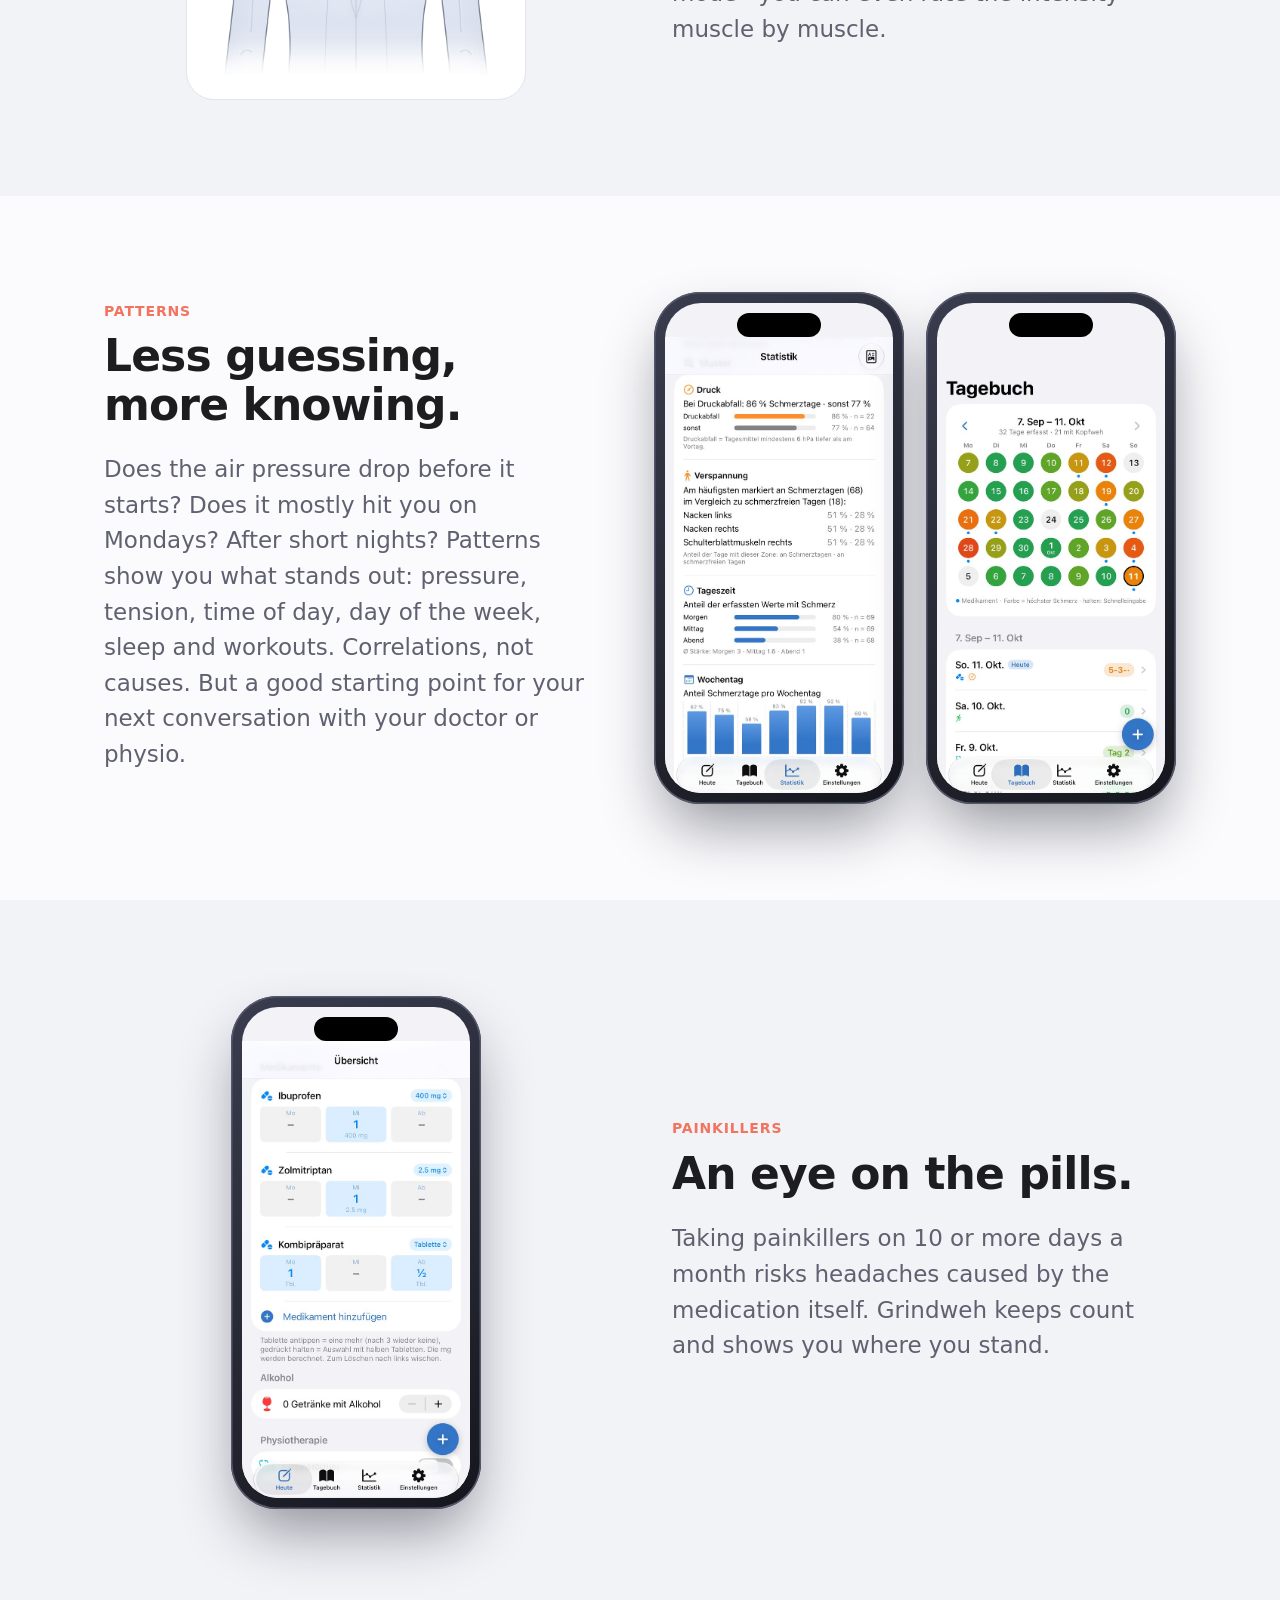
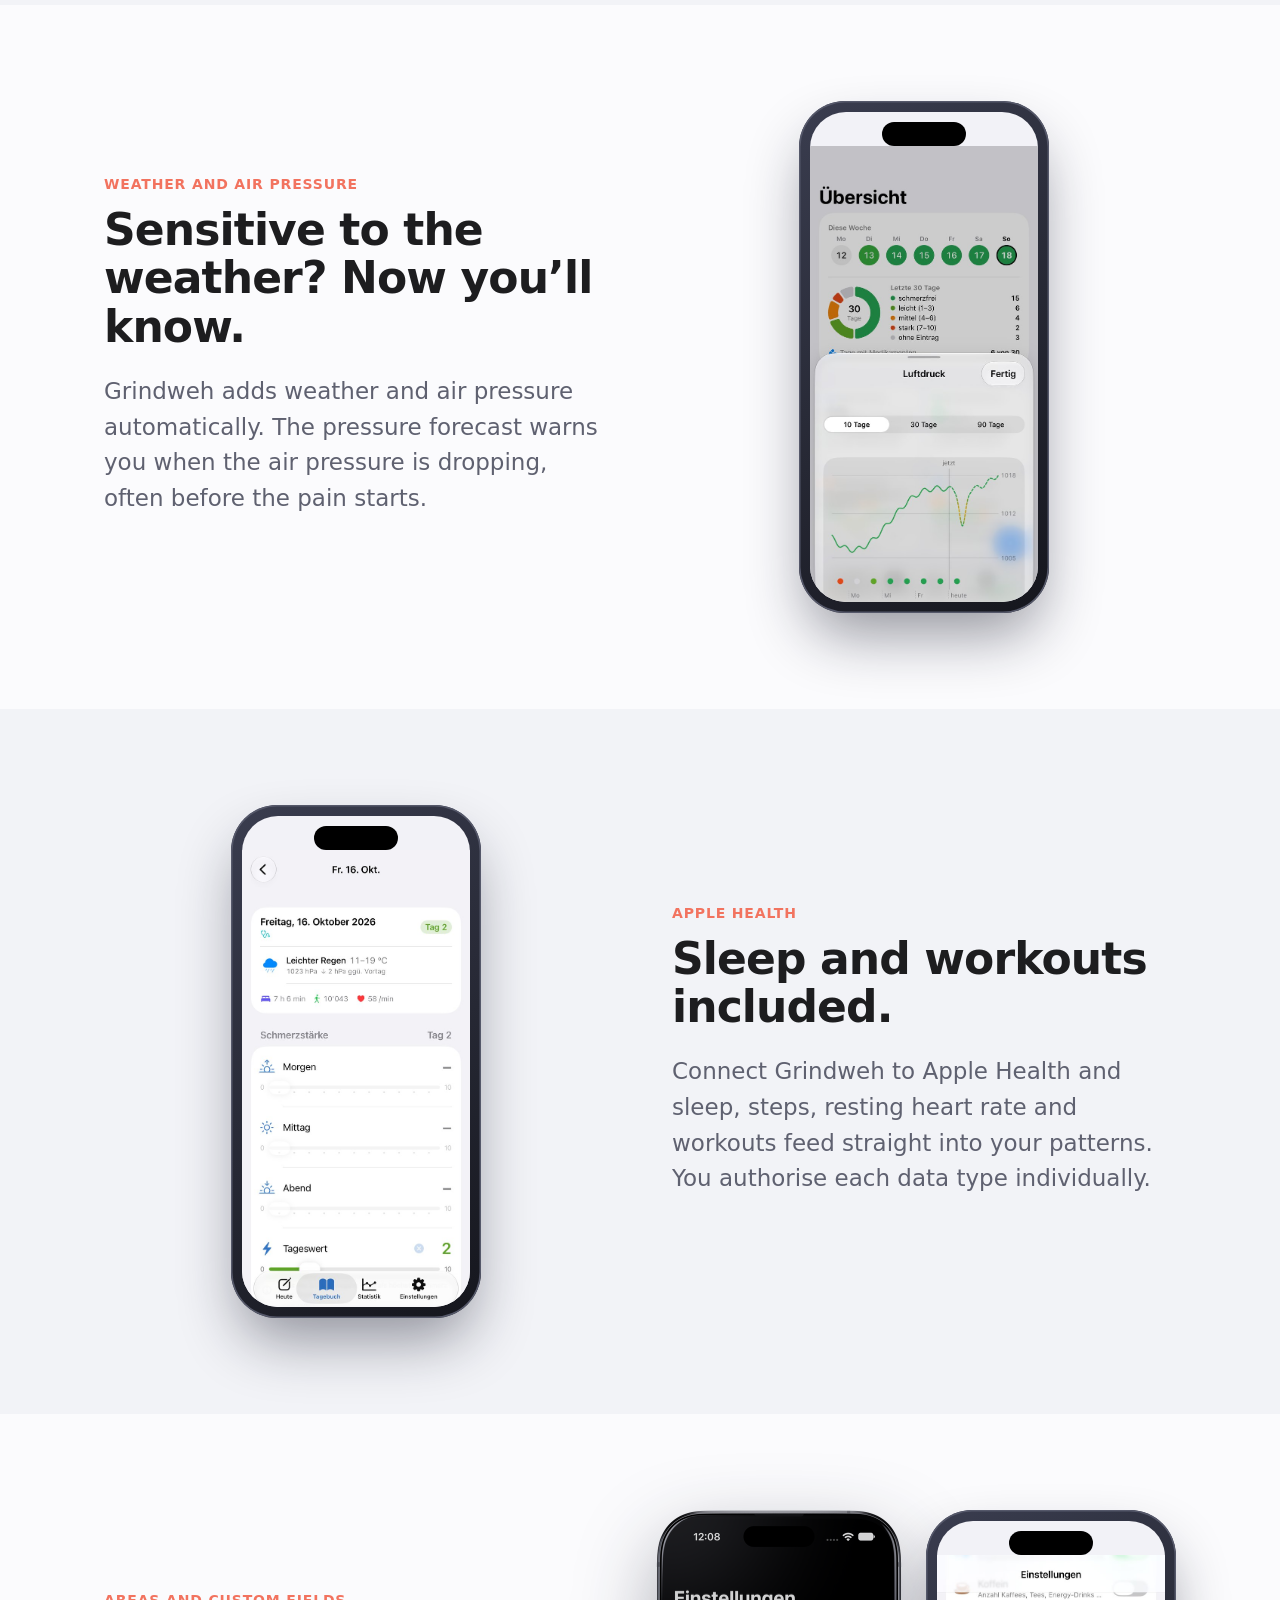
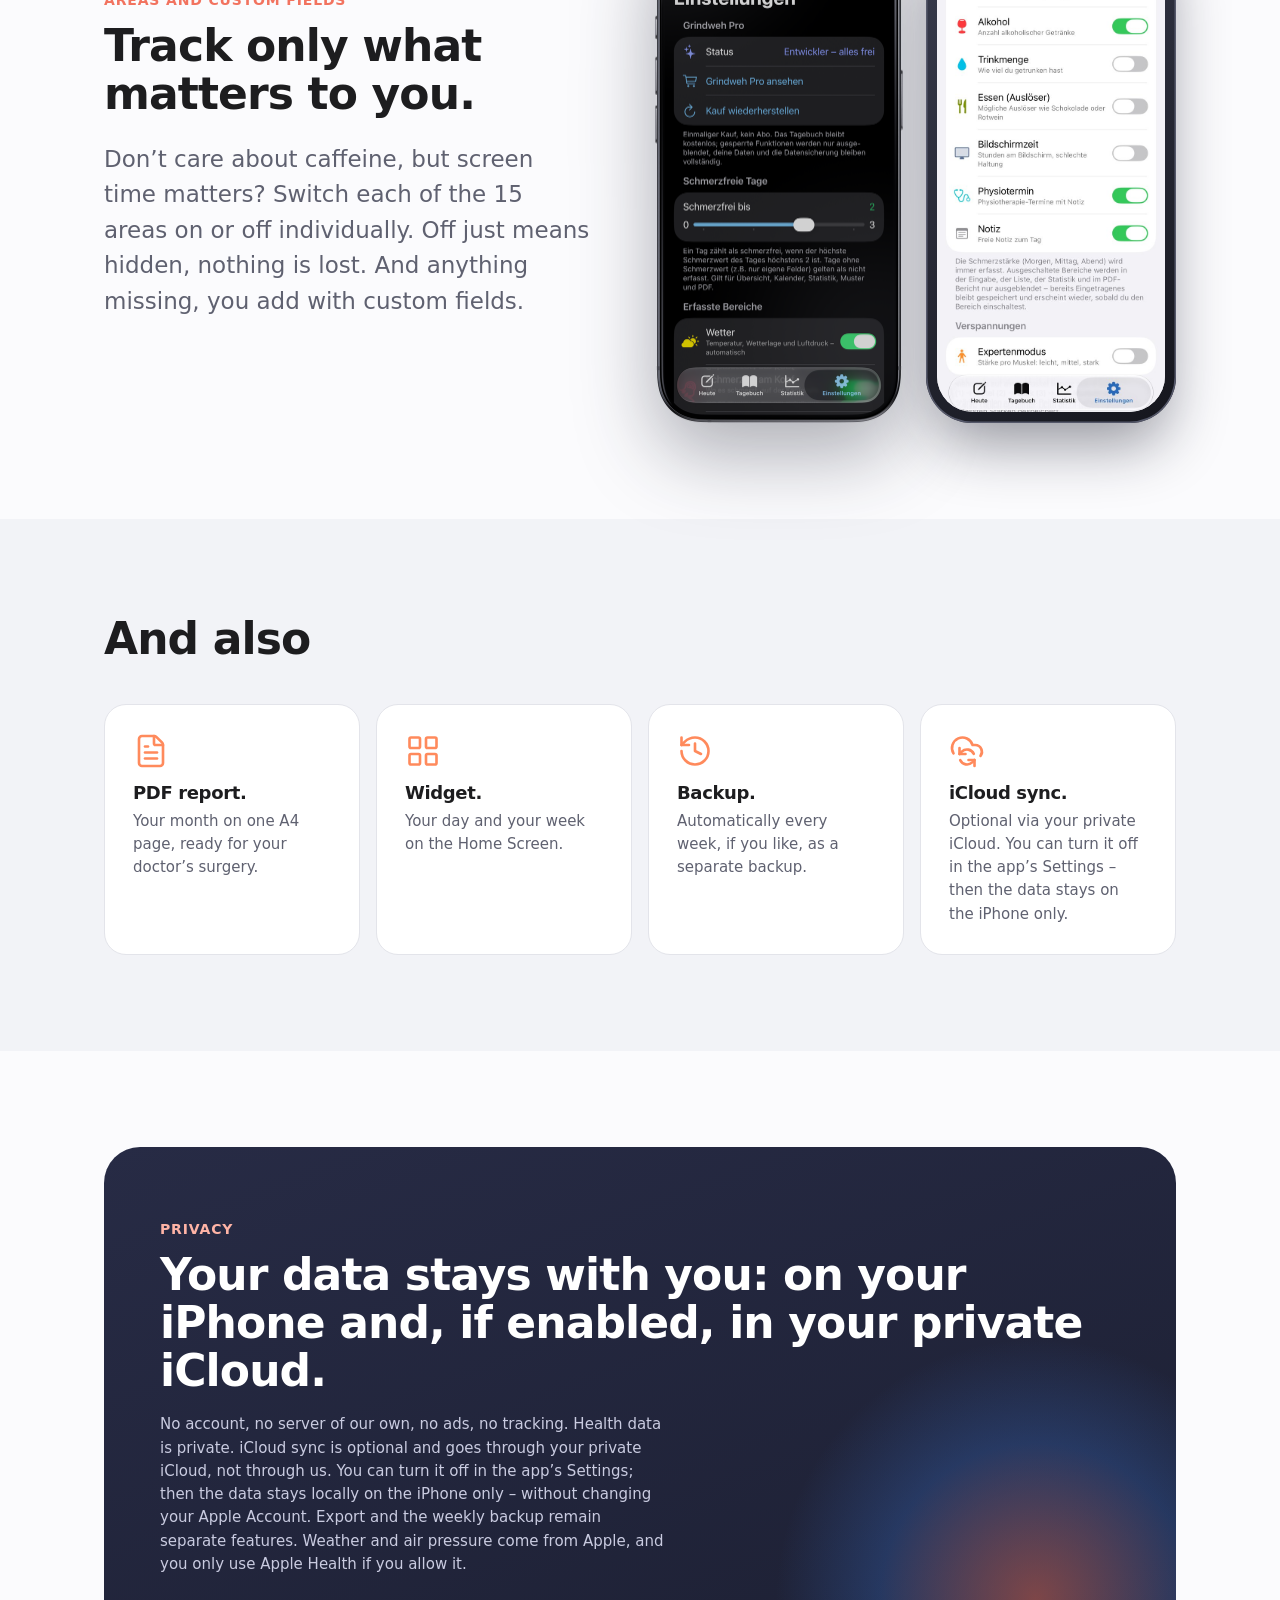
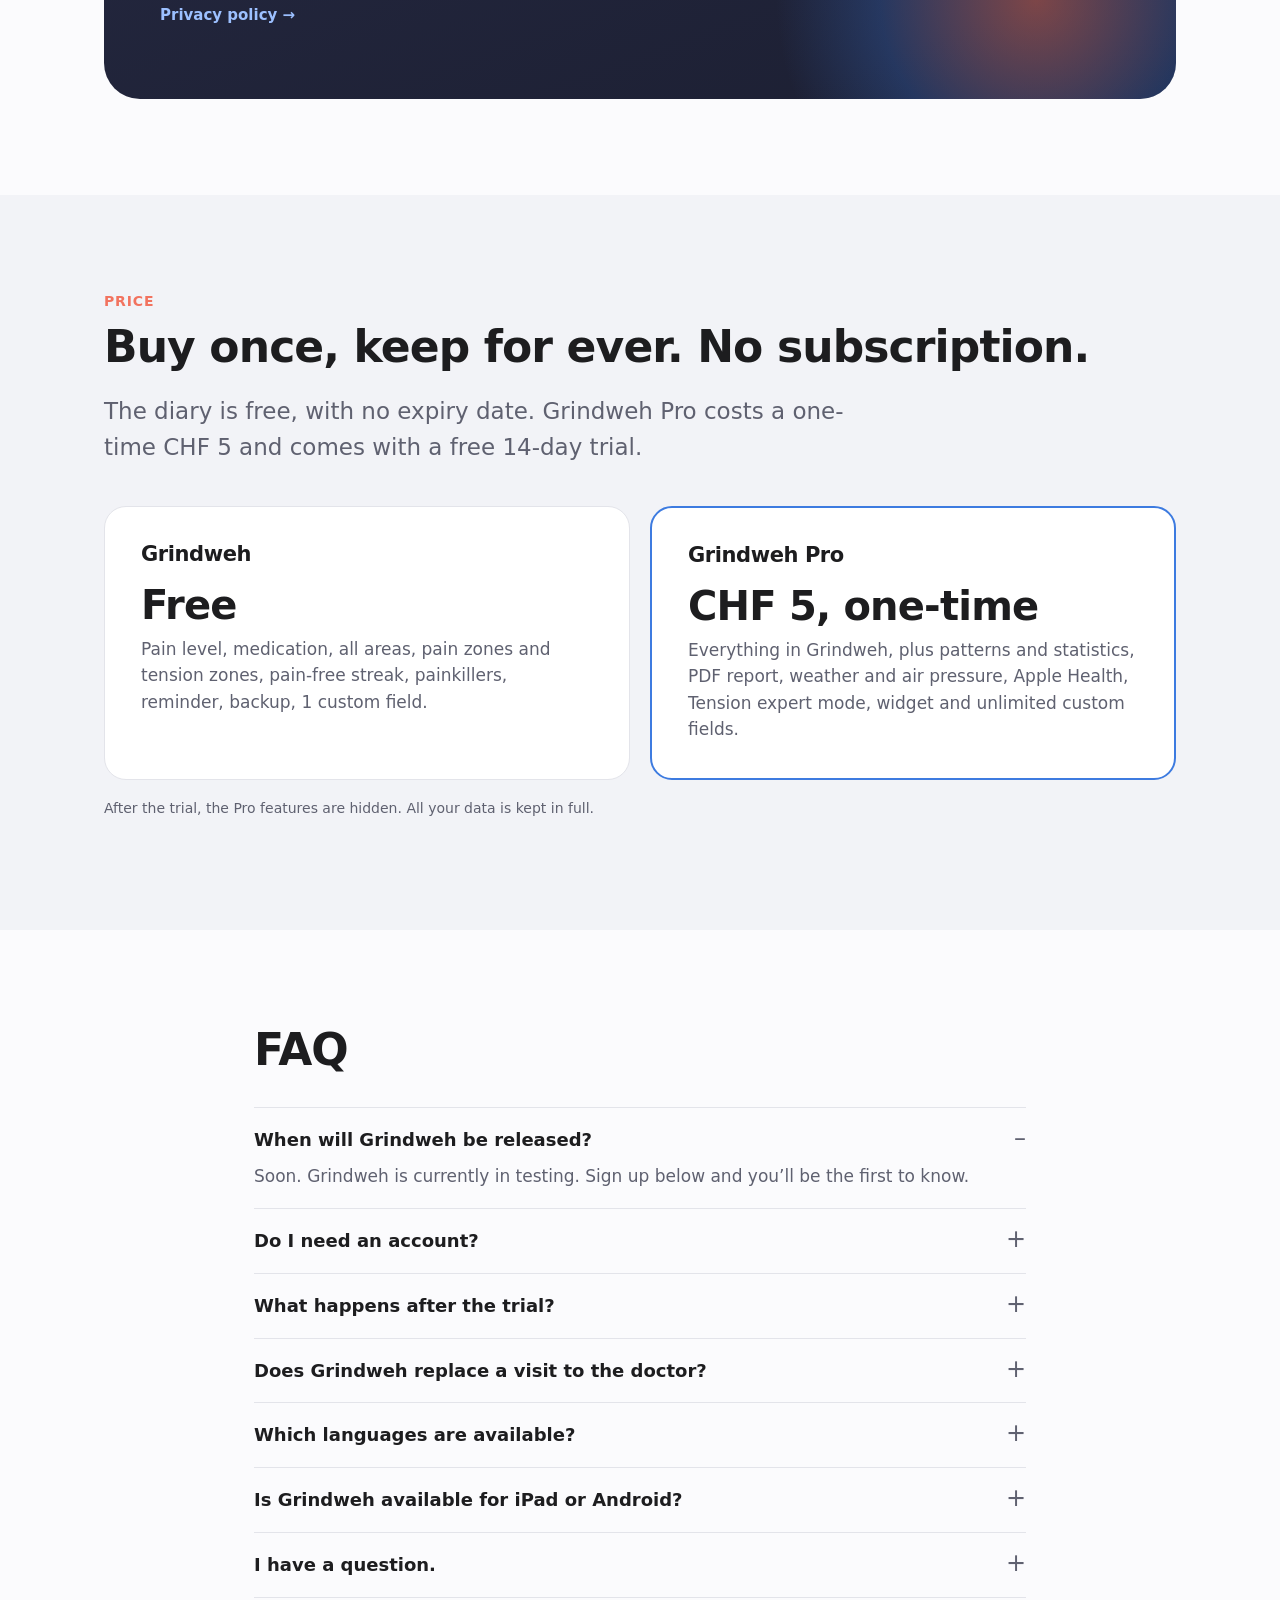
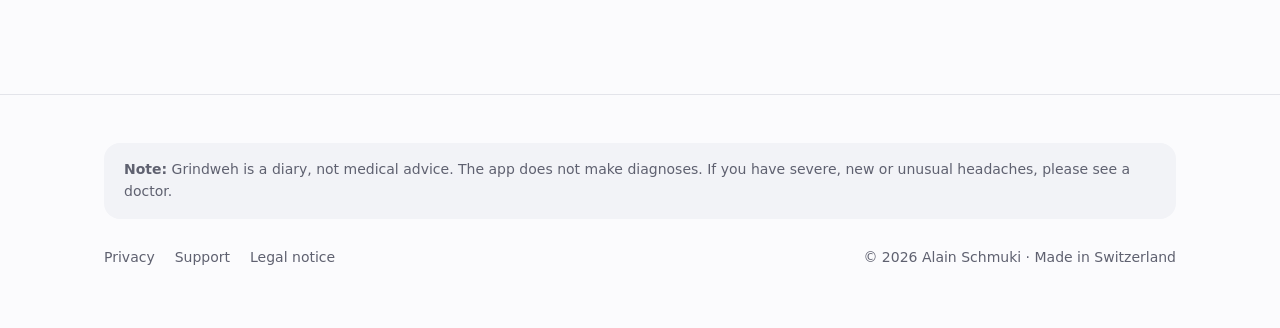
<file: index-en.html>
<!doctype html><html lang="en"><head><meta charset="utf-8"><meta name="viewport" content="width=device-width,initial-scale=1"><title>Grindweh – Headache diary for iPhone</title><meta name="description" content="Grindweh – the headache diary for iPhone. Logged in seconds, spot patterns, data stays with you: iPhone and private iCloud."><link rel="icon" href="assets/icon.png"><link rel="stylesheet" href="assets/style.css"><link rel="alternate" hreflang="de-CH" href="https://grindweh.app/"><link rel="alternate" hreflang="fr-CH" href="https://grindweh.app/index-fr.html"><link rel="alternate" hreflang="it-CH" href="https://grindweh.app/index-it.html"><link rel="alternate" hreflang="en" href="https://grindweh.app/index-en.html"><link rel="alternate" hreflang="x-default" href="https://grindweh.app/"></head><body><nav><div class="wrap"><a class="brand" href="index.html"><img src="assets/icon.png" alt="">Grindweh</a><div class="links"><a href="#funktionen">Features</a><a href="#datenschutz">Privacy</a><a href="#preis">Price</a><a href="#faq">FAQ</a><a href="support.html">Support</a></div><div class="lang"><a href="index.html" lang="de" hreflang="de">DE</a><span>·</span><a href="index-fr.html" lang="fr" hreflang="fr">FR</a><span>·</span><a href="index-it.html" lang="it" hreflang="it">IT</a><span>·</span><a href="index-en.html" lang="en" hreflang="en" aria-current="true">EN</a></div></div></nav>
<header class="hero"><div class="wrap"><div>
<img class="icon" src="assets/icon.png" alt="Grindweh app icon">
<h1>Your headaches have a pattern. Grindweh finds it.</h1>
<p class="lead">The headache diary for iPhone. Logged in seconds.</p>
<div class="ctas"><span class="badge"><span><small>Coming soon to the</small>App Store</span></span></div>
<p class="note">iPhone with iOS 18 or later · Diary free · Grindweh Pro CHF 5, one-time</p></div>
<div class="stage"><div class="glow"></div><img class="head" src="assets/head.svg" alt=""><div class="phone "><div class="scr"><picture><source srcset="assets/shots/uebersicht_dark.jpg" media="(prefers-color-scheme: dark)"><img src="assets/shots/uebersicht_light.jpg" alt="" loading="lazy"></picture></div></div></div></div></header>

<section id="warum"><div class="wrap" style="max-width:820px"><h2>Why Grindweh?</h2>
<p class="lead">In Swiss German, your head is your «Grind» and pain is «Weh». So when your head hurts, you have «Grindweh».</p>
<p class="lead">Headaches have been part of my life for years, and the same question always remained: is it the weather, the tension, sport, sleep or last night’s glass of white wine? I couldn’t find a diary that gave me an answer. So I built one.</p></div></section>

<section class="alt" id="so"><div class="wrap"><div class="eyebrow">How it works</div><h2>Log. Review. Understand.</h2>
<div class="steps"><div class="card"><div class="num">1</div><h3>Log.</h3><p>Morning, midday, evening: set your pain level, done. Forgot? Grindweh reminds you.</p></div>
<div class="card"><div class="num">2</div><h3>Review.</h3><p>A 30-day look back. How many days in a row without a headache? How often painkillers? You see it at a glance.</p></div>
<div class="card"><div class="num">3</div><h3>Understand.</h3><p>With every entry the picture gets clearer and a pattern emerges. Grindweh shows you what is linked to your headaches.</p></div></div></div></section>

<section id="funktionen"><div class="wrap feat"><div class="txt"><div class="eyebrow">Log</div><h2>Quicker to log than ordering a coffee.</h2>
<p class="lead">One value from 0 to 10 per time of day, plus your medication. That’s all it takes. If you like, you can also track sleep, stress, caffeine, sport and anything else that might play a role.</p>
<div class="scale"></div><div class="scalel"><span>0</span><span>5</span><span>10</span></div></div>
<div class="vis"><div class="phone sm"><div class="scr"><picture><img src="assets/shots/erfassen.jpg" alt="" loading="lazy"></picture></div></div><div class="phone sm"><div class="scr"><picture><source srcset="assets/shots/medis_dark.jpg" media="(prefers-color-scheme: dark)"><img src="assets/shots/medis_light.jpg" alt="" loading="lazy"></picture></div></div></div></div></section>

<section class="alt"><div class="wrap feat rev"><div class="txt"><div class="eyebrow">Pain zones and tension zones</div><h2>Show where it hurts.</h2>
<p class="lead">Tap the head graphic where it hurts and the body graphic where you feel tension: neck, shoulders, back. Grindweh remembers which zones keep coming up on headache days. In «Tension expert mode» you can even rate the intensity muscle by muscle.</p></div>
<div class="vis"><div class="zones"><img class="z-l" src="assets/zones.png" alt="Illustration of upper body with zones"><img class="z-d" src="assets/zones_dark.svg" alt=""></div></div></div></section>

<section><div class="wrap feat"><div class="txt"><div class="eyebrow">Patterns</div><h2>Less guessing, more knowing.</h2>
<p class="lead">Does the air pressure drop before it starts? Does it mostly hit you on Mondays? After short nights? Patterns show you what stands out: pressure, tension, time of day, day of the week, sleep and workouts. Correlations, not causes. But a good starting point for your next conversation with your doctor or physio.</p></div>
<div class="vis"><div class="phone sm"><div class="scr"><picture><source srcset="assets/shots/muster_dark.jpg" media="(prefers-color-scheme: dark)"><img src="assets/shots/muster_light.jpg" alt="" loading="lazy"></picture></div></div><div class="phone sm"><div class="scr"><picture><img src="assets/shots/kalender.jpg" alt="" loading="lazy"></picture></div></div></div></div></section>

<section class="alt"><div class="wrap feat rev"><div class="txt"><div class="eyebrow">Painkillers</div><h2>An eye on the pills.</h2>
<p class="lead">Taking painkillers on 10 or more days a month risks headaches caused by the medication itself. Grindweh keeps count and shows you where you stand.</p></div>
<div class="vis"><div class="phone sm"><div class="scr"><picture><img src="assets/shots/tabletten.jpg" alt="" loading="lazy"></picture></div></div></div></div></section>

<section><div class="wrap feat"><div class="txt"><div class="eyebrow">Weather and air pressure</div><h2>Sensitive to the weather? Now you’ll know.</h2>
<p class="lead">Grindweh adds weather and air pressure automatically. The pressure forecast warns you when the air pressure is dropping, often before the pain starts.</p></div>
<div class="vis"><div class="phone sm"><div class="scr"><picture><source srcset="assets/shots/druck_dark.jpg" media="(prefers-color-scheme: dark)"><img src="assets/shots/druck_light.jpg" alt="" loading="lazy"></picture></div></div></div></div></section>

<section class="alt"><div class="wrap feat rev"><div class="txt"><div class="eyebrow">Apple Health</div><h2>Sleep and workouts included.</h2>
<p class="lead">Connect Grindweh to Apple Health and sleep, steps, resting heart rate and workouts feed straight into your patterns. You authorise each data type individually.</p></div>
<div class="vis"><div class="phone sm"><div class="scr"><picture><source srcset="assets/shots/tag_dark.jpg" media="(prefers-color-scheme: dark)"><img src="assets/shots/tag_light.jpg" alt="" loading="lazy"></picture></div></div></div></div></section>

<section id="personalisierbar"><div class="wrap feat"><div class="txt"><div class="eyebrow">Areas and custom fields</div><h2>Track only what matters to you.</h2>
<p class="lead">Don’t care about caffeine, but screen time matters? Switch each of the 15 areas on or off individually. Off just means hidden, nothing is lost. And anything missing, you add with custom fields.</p></div>
<div class="vis"><img class="mock" src="assets/shots/mock_settings_1_dark.png" alt="" loading="lazy"><div class="phone sm"><div class="scr"><picture><source srcset="assets/shots/settings_2_dark.jpg" media="(prefers-color-scheme: dark)"><img src="assets/shots/settings_2_light.jpg" alt="" loading="lazy"></picture></div></div></div></div></section>

<section class="alt"><div class="wrap"><h2>And also</h2>
<!-- Function icons: Lucide lucide-static 1.70.0, ISC. License: assets/icons/LICENSE-lucide.txt --><div class="grid4"><div class="card"><svg class="lico" viewBox="0 0 24 24" fill="none" stroke="currentColor" stroke-width="1.75" stroke-linecap="round" stroke-linejoin="round" aria-hidden="true" focusable="false"><path d="M6 22a2 2 0 0 1-2-2V4a2 2 0 0 1 2-2h8a2.4 2.4 0 0 1 1.704.706l3.588 3.588A2.4 2.4 0 0 1 20 8v12a2 2 0 0 1-2 2z" /> <path d="M14 2v5a1 1 0 0 0 1 1h5" /> <path d="M10 9H8" /> <path d="M16 13H8" /> <path d="M16 17H8" /></svg><h3>PDF report.</h3><p>Your month on one A4 page, ready for your doctor’s surgery.</p></div>
<div class="card"><svg class="lico" viewBox="0 0 24 24" fill="none" stroke="currentColor" stroke-width="1.75" stroke-linecap="round" stroke-linejoin="round" aria-hidden="true" focusable="false"><rect width="7" height="7" x="3" y="3" rx="1" /> <rect width="7" height="7" x="14" y="3" rx="1" /> <rect width="7" height="7" x="14" y="14" rx="1" /> <rect width="7" height="7" x="3" y="14" rx="1" /></svg><h3>Widget.</h3><p>Your day and your week on the Home Screen.</p></div>
<div class="card"><svg class="lico" viewBox="0 0 24 24" fill="none" stroke="currentColor" stroke-width="1.75" stroke-linecap="round" stroke-linejoin="round" aria-hidden="true" focusable="false"><path d="M3 12a9 9 0 1 0 9-9 9.75 9.75 0 0 0-6.74 2.74L3 8" /> <path d="M3 3v5h5" /> <path d="M12 7v5l4 2" /></svg><h3>Backup.</h3><p>Automatically every week, if you like, as a separate backup.</p></div><div class="card"><svg class="lico" viewBox="0 0 24 24" fill="none" stroke="currentColor" stroke-width="1.75" stroke-linecap="round" stroke-linejoin="round" aria-hidden="true" focusable="false"><path d="m17 18-1.535 1.605a5 5 0 0 1-8-1.5" /> <path d="M17 22v-4h-4" /> <path d="M20.996 15.251A4.5 4.5 0 0 0 17.495 8h-1.79a7 7 0 1 0-12.709 5.607" /> <path d="M7 10v4h4" /> <path d="m7 14 1.535-1.605a5 5 0 0 1 8 1.5" /></svg><h3>iCloud sync.</h3><p>Optional via your private iCloud. You can turn it off in the app’s Settings – then the data stays on the iPhone only.</p></div></div></div></section>

<section id="datenschutz"><div class="wrap"><div class="privacy"><div class="eyebrow" style="color:#FFB4A6">Privacy</div><h2>Your data stays with you: on your iPhone and, if enabled, in your private iCloud.</h2>
<p class="lead">No account, no server of our own, no ads, no tracking. Health data is private. iCloud sync is optional and goes through your private iCloud, not through us. You can turn it off in the app’s Settings; then the data stays locally on the iPhone only – without changing your Apple Account. Export and the weekly backup remain separate features. Weather and air pressure come from Apple, and you only use Apple Health if you allow it.</p>
<p style="position:relative;z-index:1;margin-top:28px"><a href="datenschutz-en.html" style="color:#9cc0ff;font-weight:600">Privacy policy →</a></p></div></div></section>

<section class="alt" id="preis"><div class="wrap"><div class="eyebrow">Price</div><h2>Buy once, keep for ever. No subscription.</h2>
<p class="lead">The diary is free, with no expiry date. Grindweh Pro costs a one-time CHF 5 and comes with a free 14-day trial.</p>
<div class="price"><div class="card"><h3>Grindweh</h3><div class="amt">Free</div><p>Pain level, medication, all areas, pain zones and tension zones, pain-free streak, painkillers, reminder, backup, 1 custom field.</p></div>
<div class="card pro"><h3>Grindweh Pro</h3><div class="amt">CHF 5, one-time</div><p>Everything in Grindweh, plus patterns and statistics, PDF report, weather and air pressure, Apple Health, Tension expert mode, widget and unlimited custom fields.</p></div></div>
<p class="note" style="margin-top:18px">After the trial, the Pro features are hidden. All your data is kept in full.</p></div></section>

<section id="faq"><div class="wrap" style="max-width:820px"><h2>FAQ</h2><div style="margin-top:32px">
<details open><summary>When will Grindweh be released?</summary><p>Soon. Grindweh is currently in testing. Sign up below and you’ll be the first to know.</p></details>
<details><summary>Do I need an account?</summary><p>No. Just install it and get started. For iCloud sync, use the same Apple ID signed into iCloud on your devices.</p></details>
<details><summary>What happens after the trial?</summary><p>The diary carries on for free. The Pro features are paused until you buy Grindweh Pro. Nothing is lost.</p></details>
<details><summary>Does Grindweh replace a visit to the doctor?</summary><p>No. Grindweh helps you keep track of your headaches and prepare well for appointments. Diagnosis and treatment remain a matter for professionals.</p></details>
<details><summary>Which languages are available?</summary><p>This website is available in German, French, Italian and English. The app launches in German.</p></details>
<details><summary>Is Grindweh available for iPad or Android?</summary><p>No, Grindweh is made for iPhone.</p></details>
<details><summary>I have a question.</summary><p>Write to <a href="mailto:support@grindweh.app">support@grindweh.app</a>.</p></details></div>
</div></section><footer><div class="wrap"><div class="disc"><strong>Note:</strong> Grindweh is a diary, not medical advice. The app does not make diagnoses. If you have severe, new or unusual headaches, please see a doctor.</div>
<div class="row"><div class="links"><a href="datenschutz-en.html">Privacy</a><a href="support.html">Support</a><a href="impressum.html">Legal notice</a></div><div>© 2026 Alain Schmuki · Made in Switzerland</div></div></div></footer></body></html>
</file>
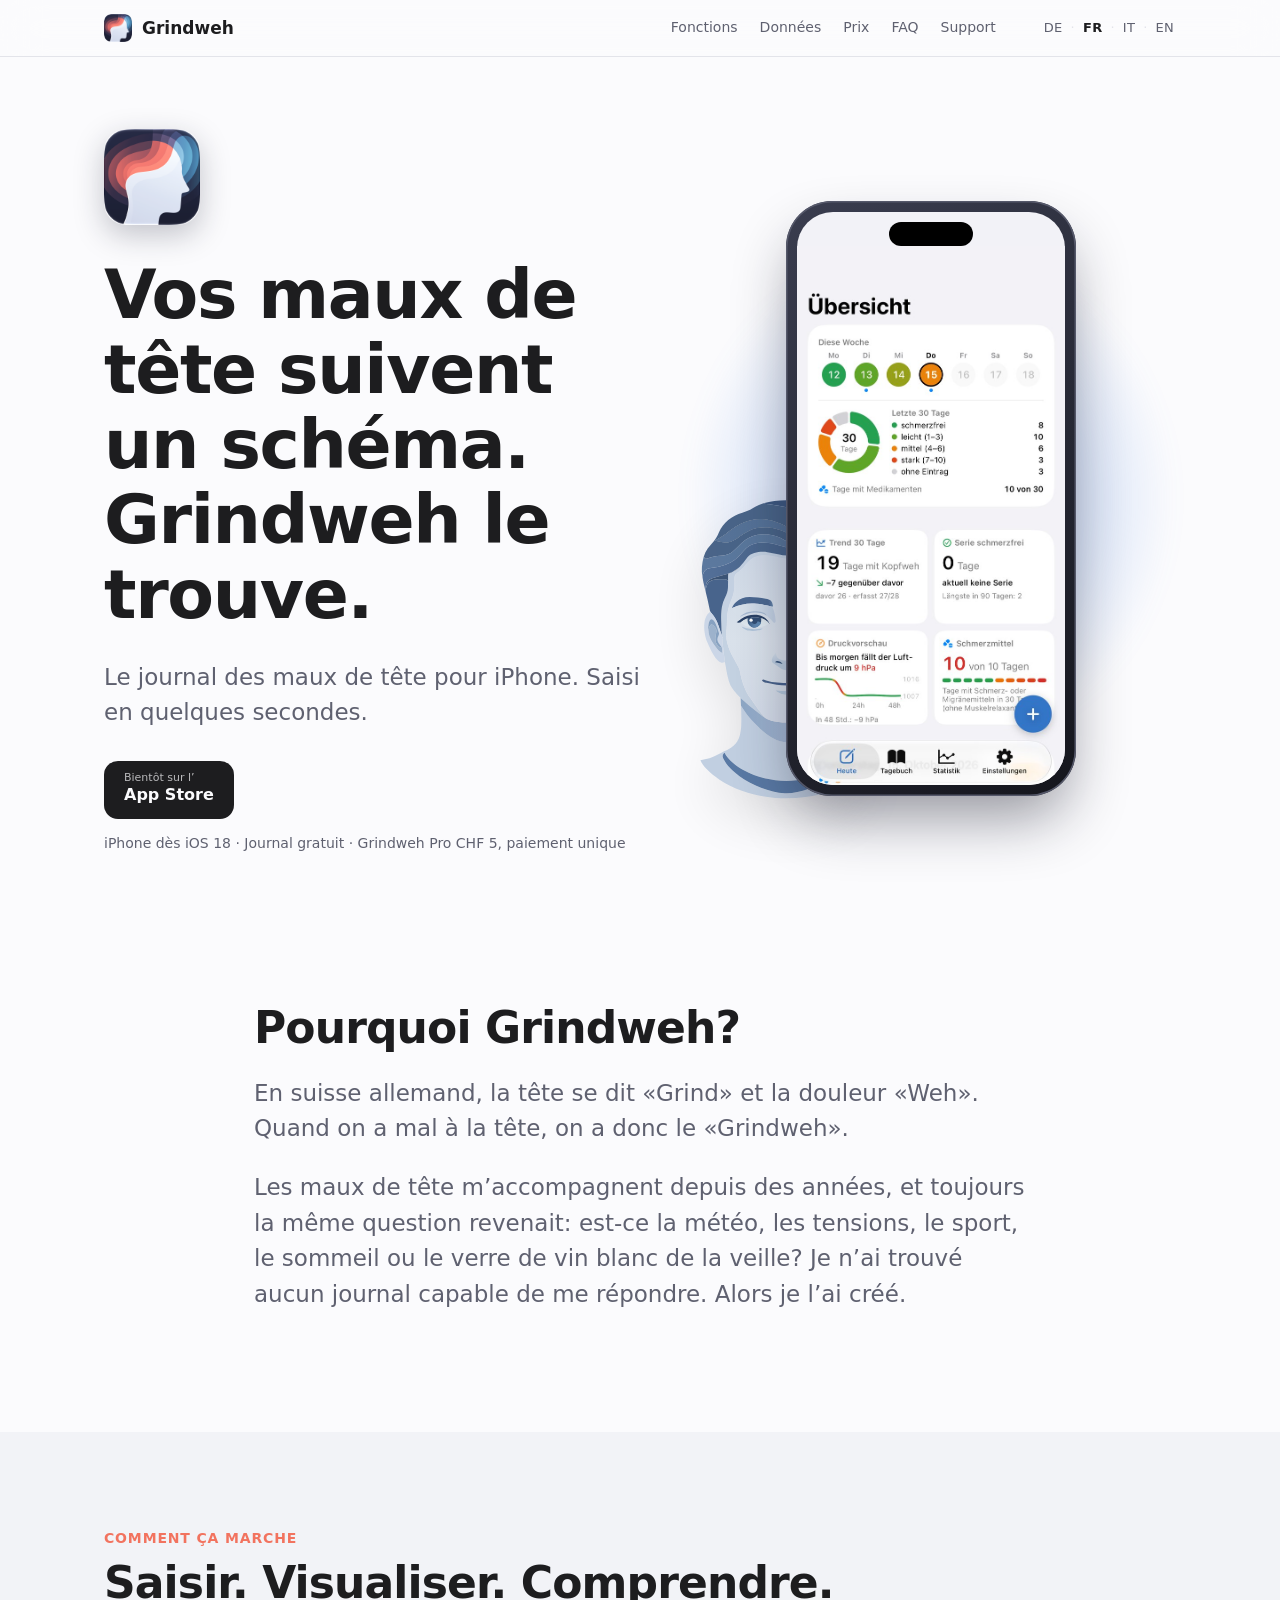
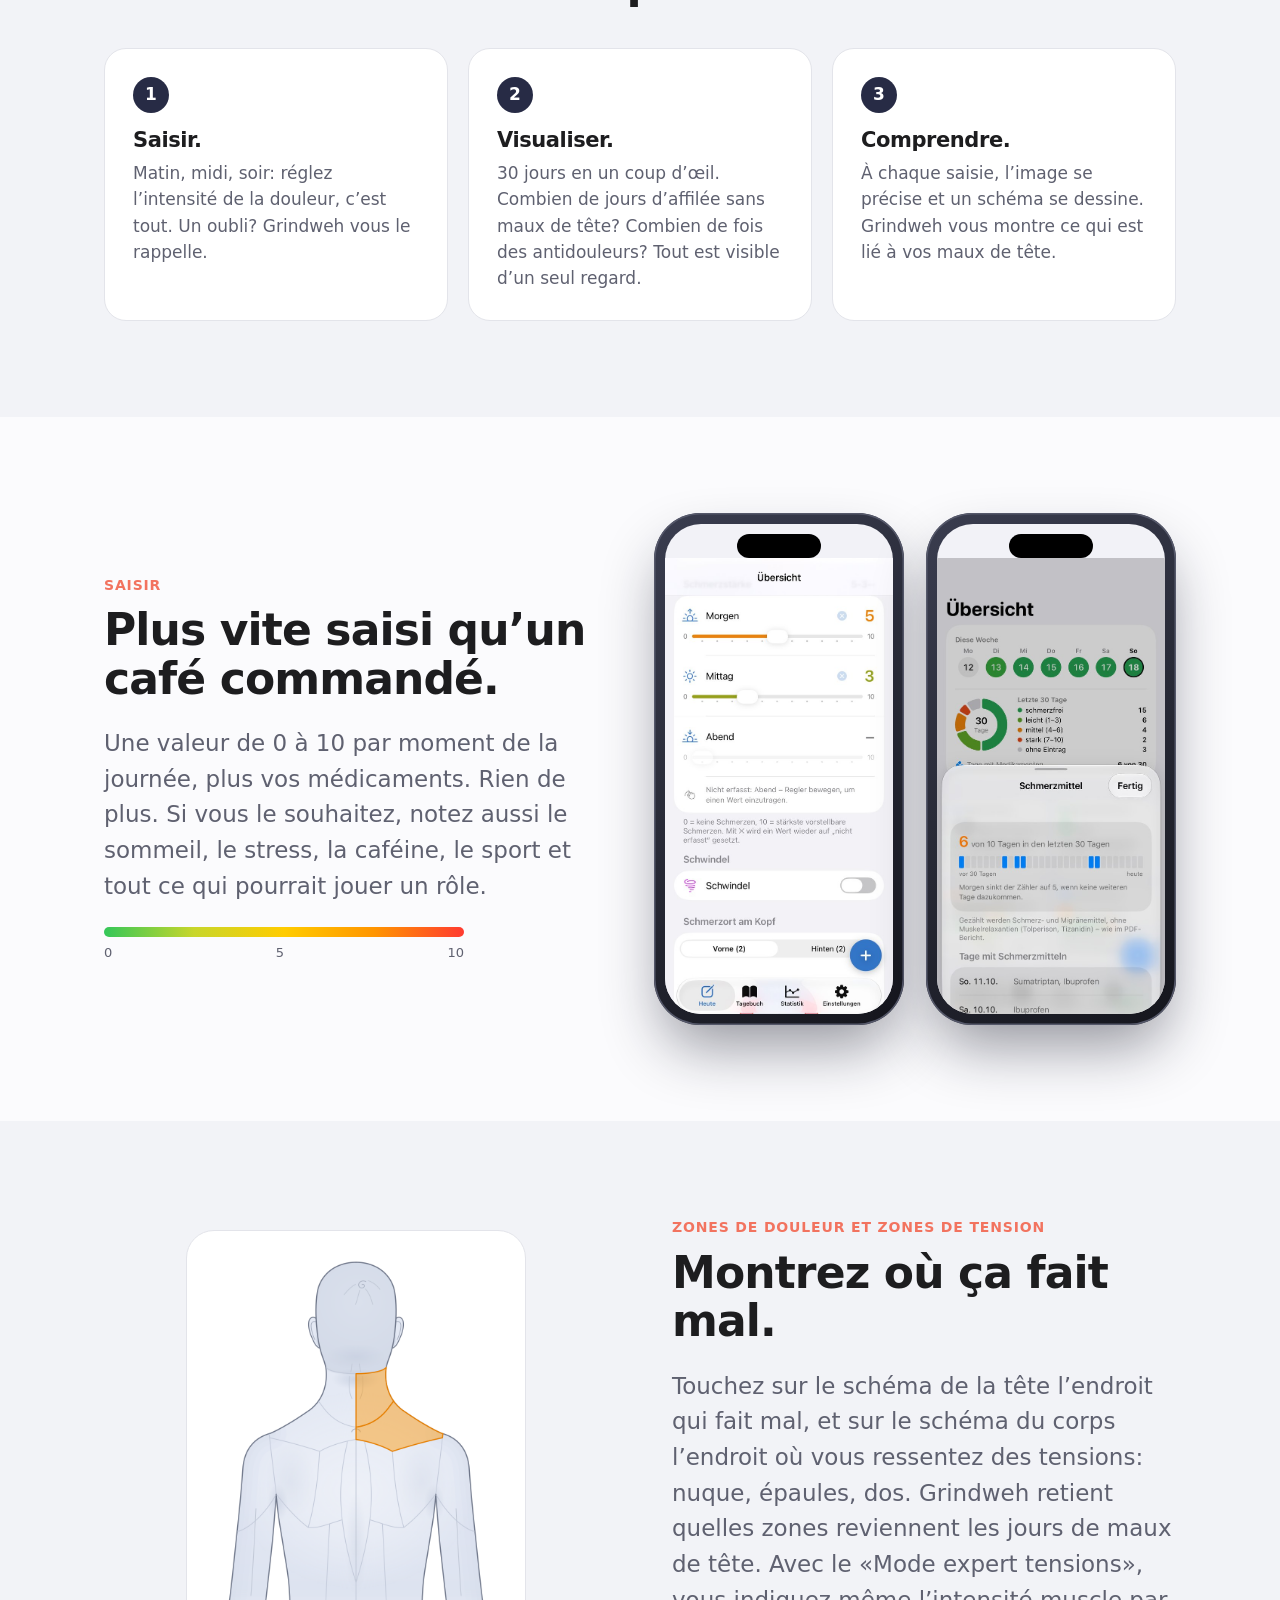
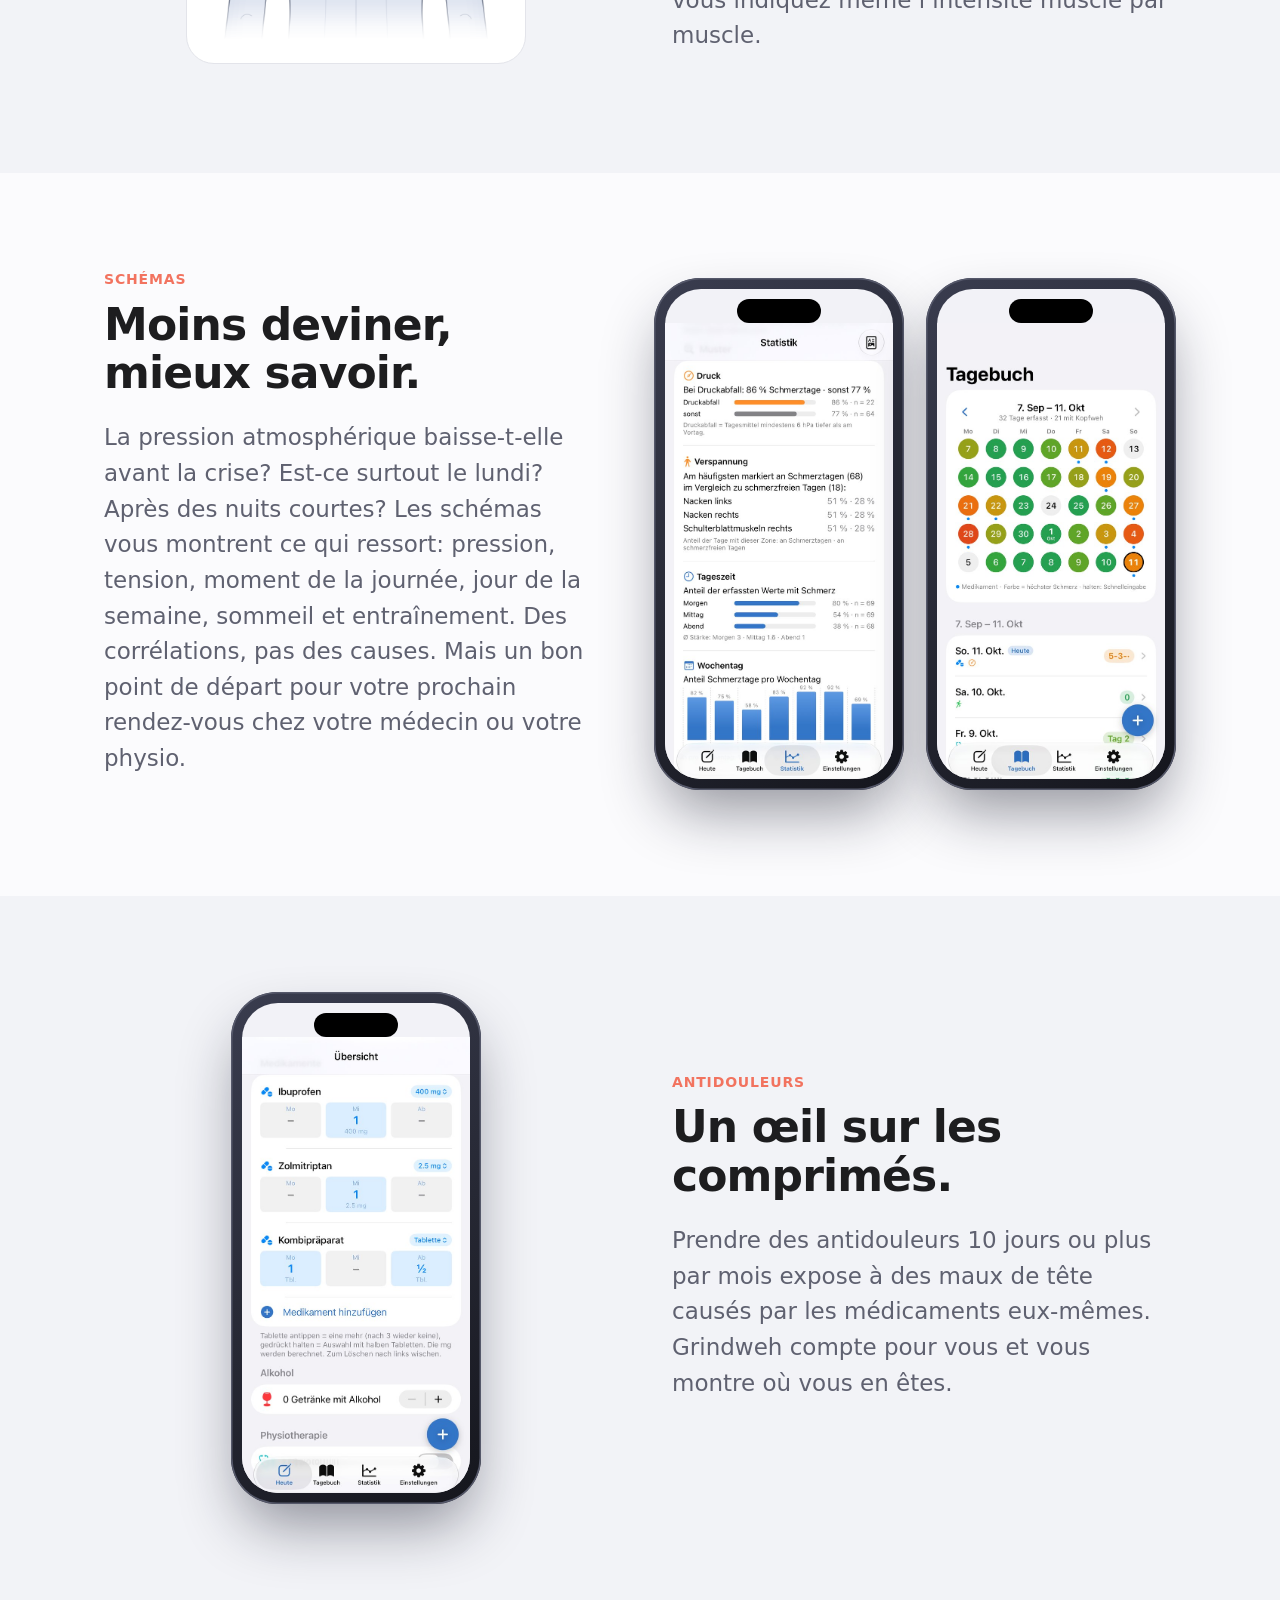
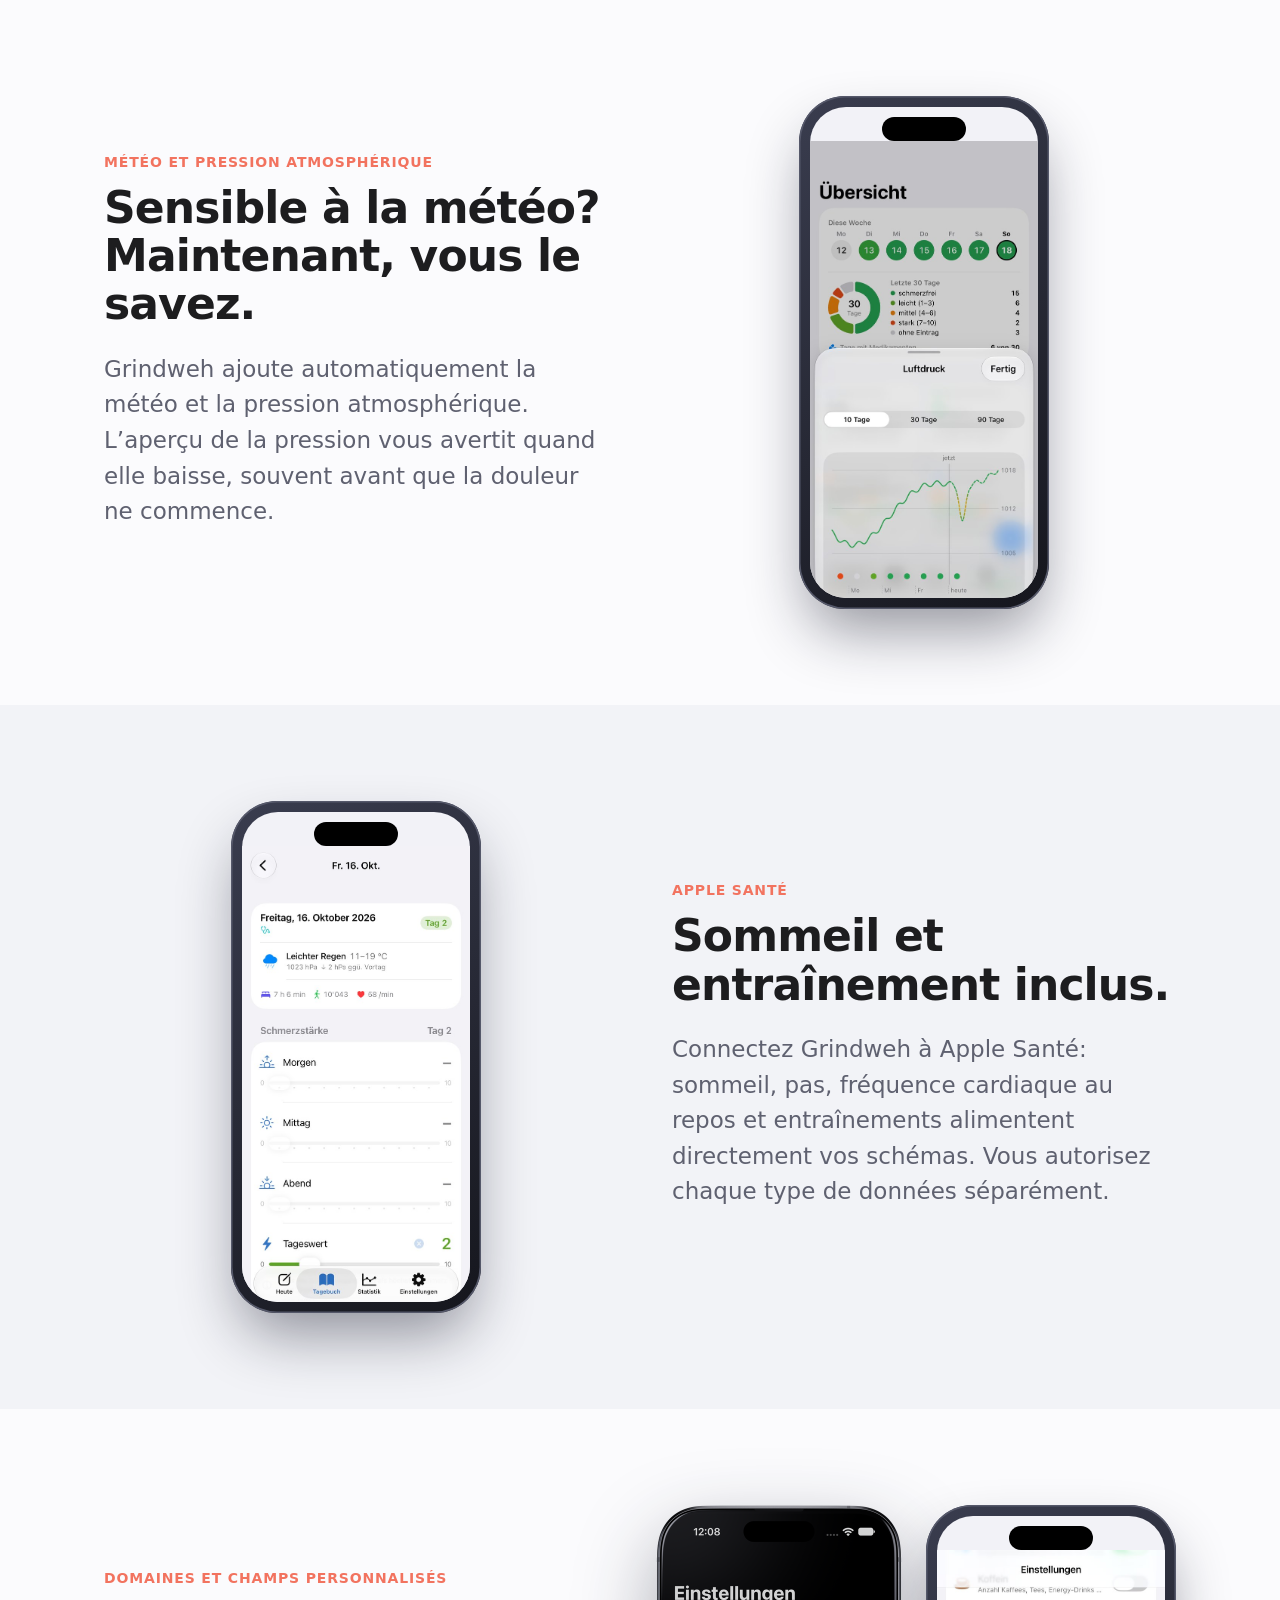
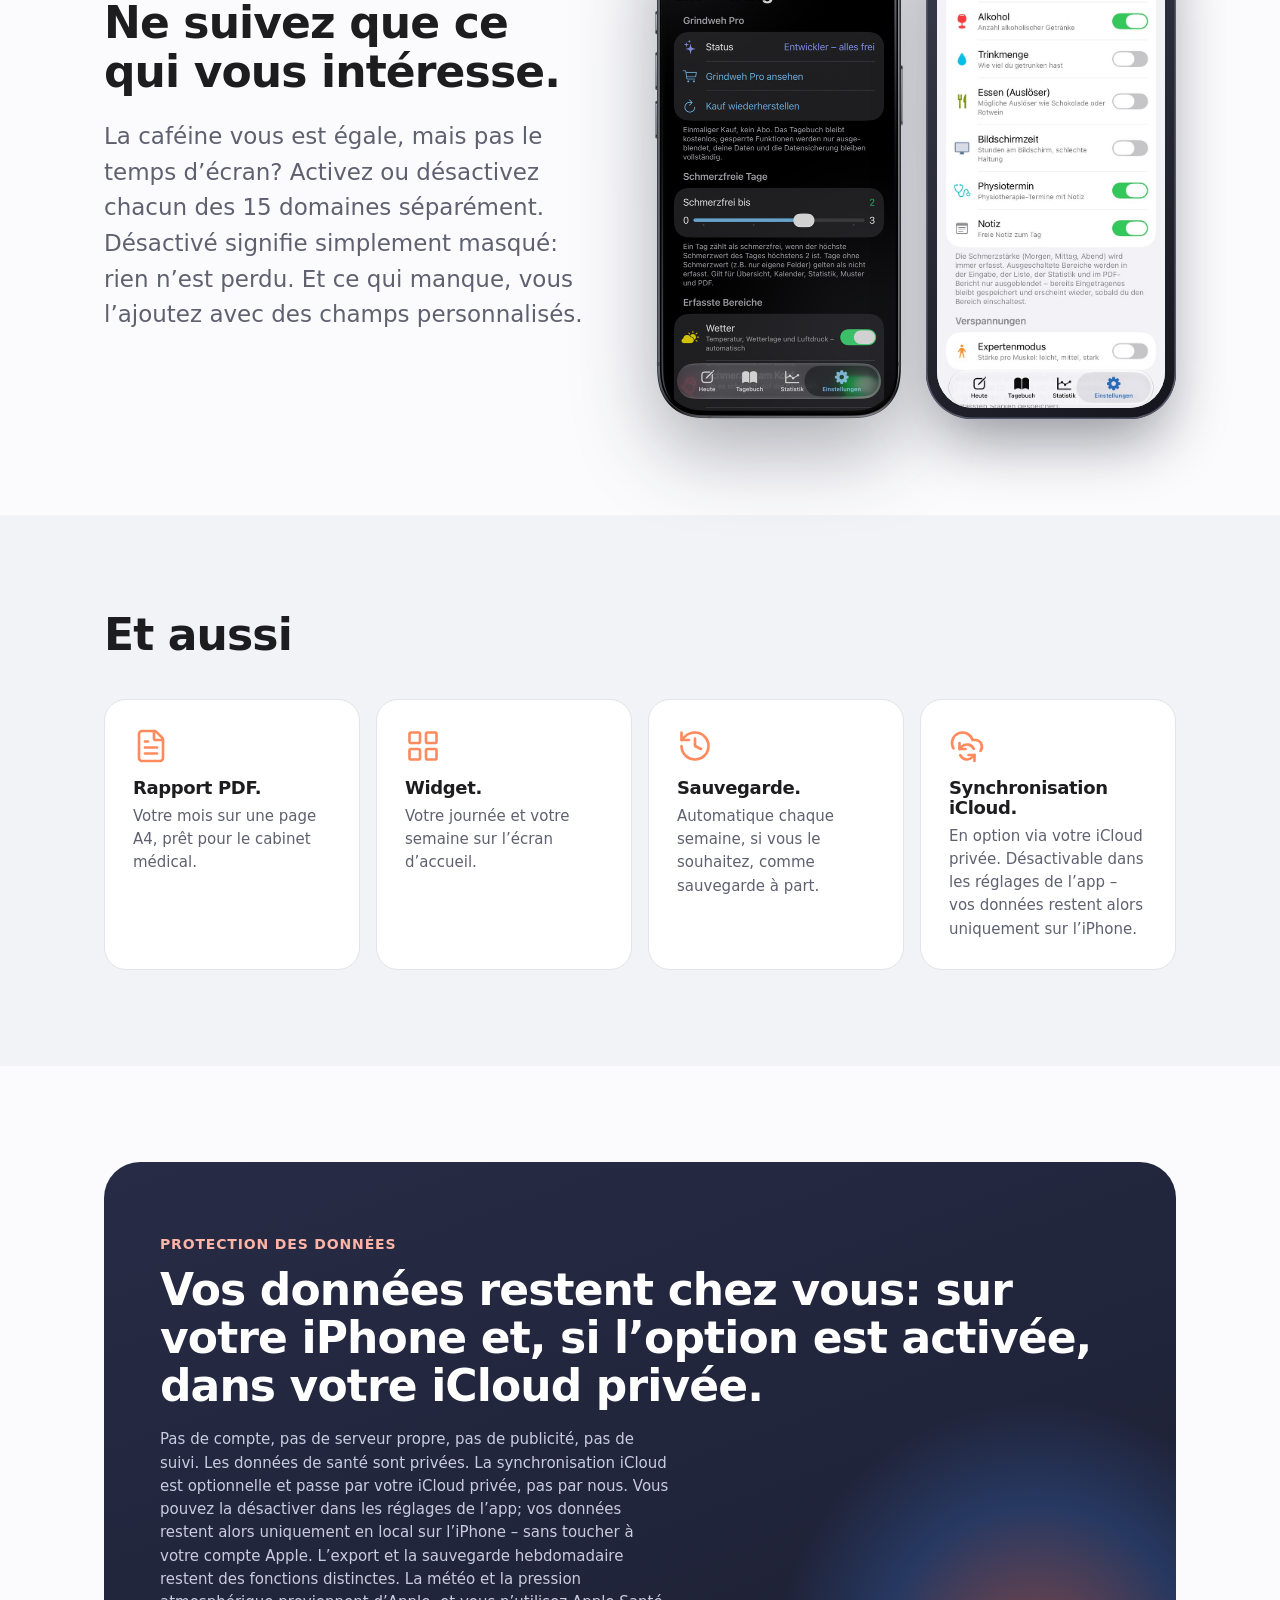
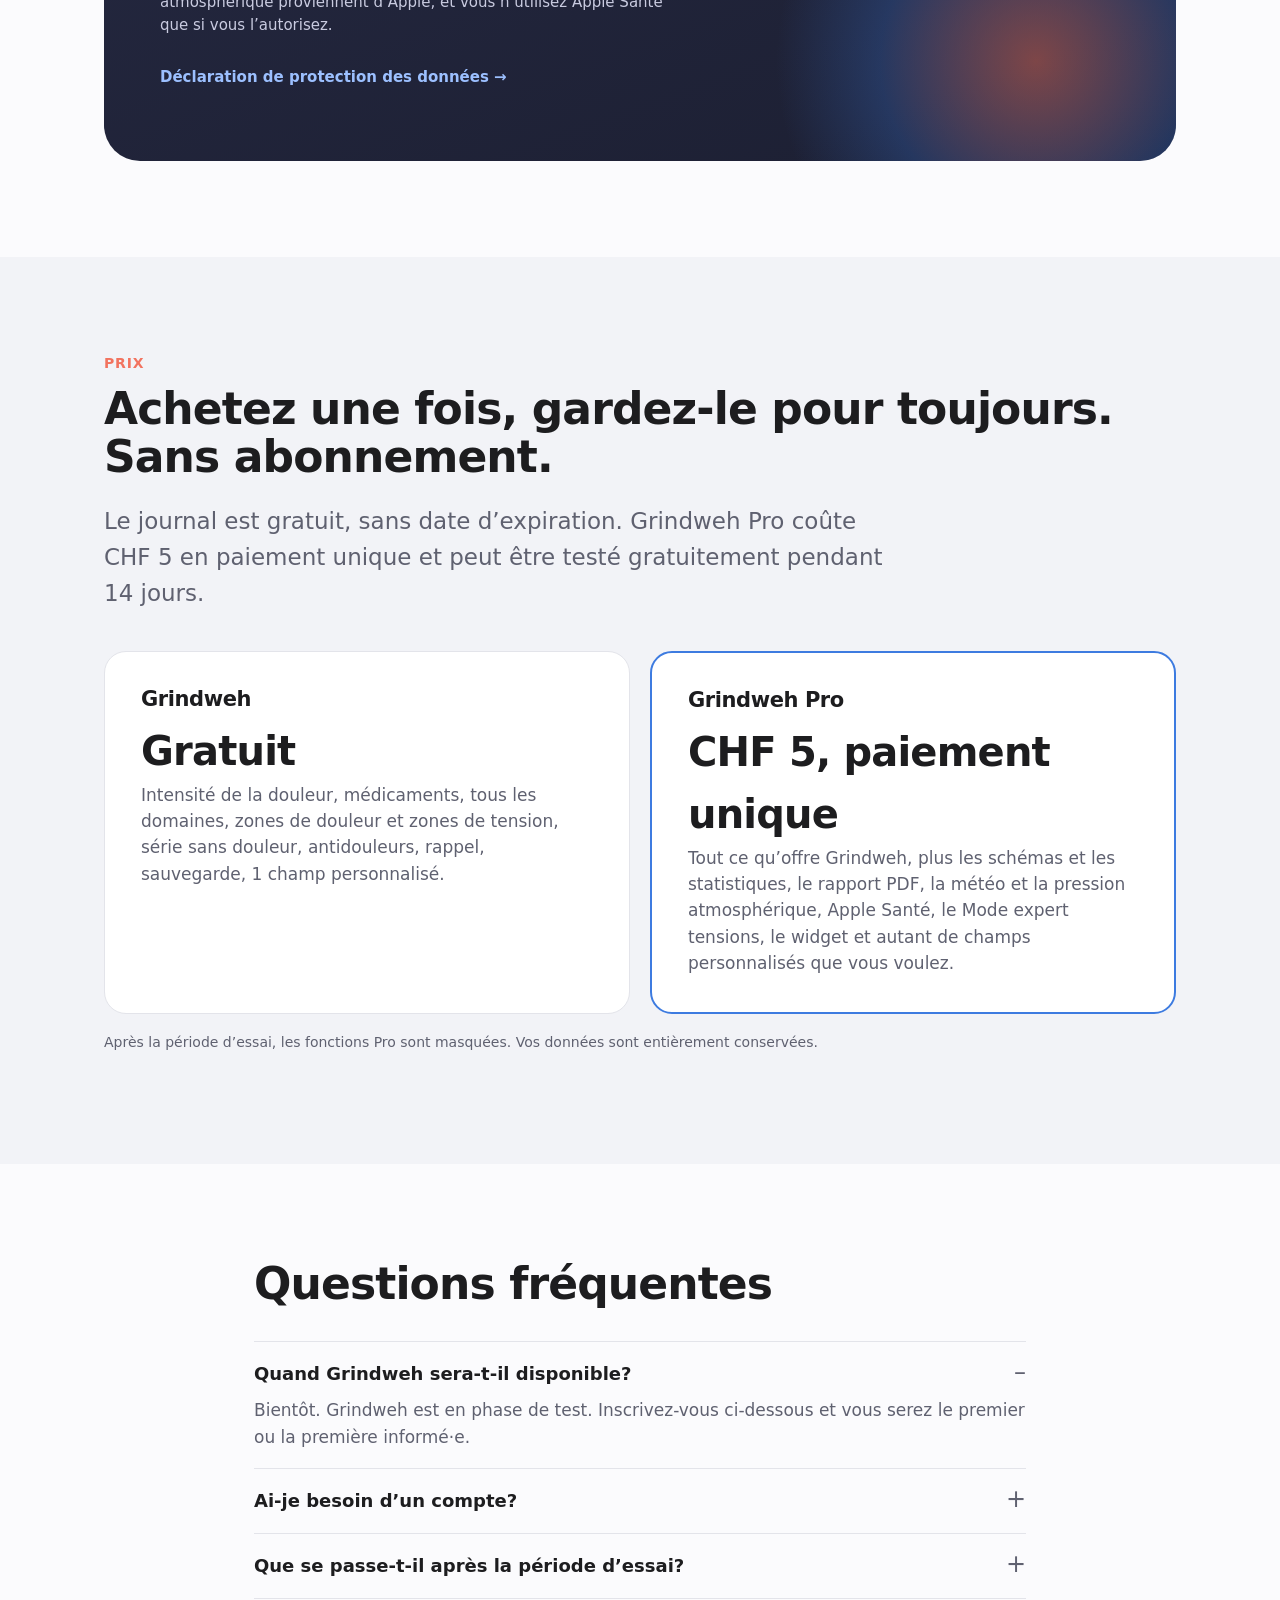
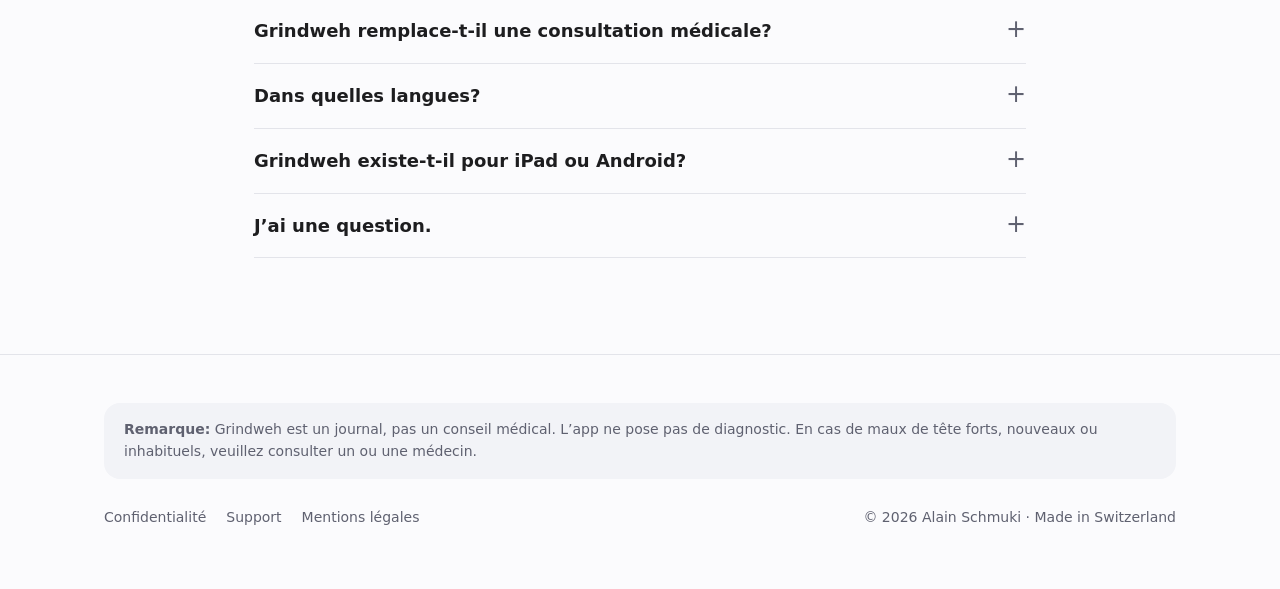
<file: index-fr.html>
<!doctype html><html lang="fr-CH"><head><meta charset="utf-8"><meta name="viewport" content="width=device-width,initial-scale=1"><title>Grindweh – Journal des maux de tête pour iPhone</title><meta name="description" content="Grindweh – le journal des maux de tête pour iPhone. Saisi en un instant, schémas visibles, données chez toi : iPhone et iCloud privée."><link rel="icon" href="assets/icon.png"><link rel="stylesheet" href="assets/style.css"><link rel="alternate" hreflang="de-CH" href="https://grindweh.app/"><link rel="alternate" hreflang="fr-CH" href="https://grindweh.app/index-fr.html"><link rel="alternate" hreflang="it-CH" href="https://grindweh.app/index-it.html"><link rel="alternate" hreflang="en" href="https://grindweh.app/index-en.html"><link rel="alternate" hreflang="x-default" href="https://grindweh.app/"></head><body><nav><div class="wrap"><a class="brand" href="index.html"><img src="assets/icon.png" alt="">Grindweh</a><div class="links"><a href="#funktionen">Fonctions</a><a href="#datenschutz">Données</a><a href="#preis">Prix</a><a href="#faq">FAQ</a><a href="support.html">Support</a></div><div class="lang"><a href="index.html" lang="de" hreflang="de">DE</a><span>·</span><a href="index-fr.html" lang="fr" hreflang="fr" aria-current="true">FR</a><span>·</span><a href="index-it.html" lang="it" hreflang="it">IT</a><span>·</span><a href="index-en.html" lang="en" hreflang="en">EN</a></div></div></nav>
<header class="hero"><div class="wrap"><div>
<img class="icon" src="assets/icon.png" alt="Icône de l’app Grindweh">
<h1>Vos maux de tête suivent un schéma. Grindweh le trouve.</h1>
<p class="lead">Le journal des maux de tête pour iPhone. Saisi en quelques secondes.</p>
<div class="ctas"><span class="badge"><span><small>Bientôt sur l’</small>App Store</span></span></div>
<p class="note">iPhone dès iOS 18 · Journal gratuit · Grindweh Pro CHF 5, paiement unique</p></div>
<div class="stage"><div class="glow"></div><img class="head" src="assets/head.svg" alt=""><div class="phone "><div class="scr"><picture><source srcset="assets/shots/uebersicht_dark.jpg" media="(prefers-color-scheme: dark)"><img src="assets/shots/uebersicht_light.jpg" alt="" loading="lazy"></picture></div></div></div></div></header>

<section id="warum"><div class="wrap" style="max-width:820px"><h2>Pourquoi Grindweh?</h2>
<p class="lead">En suisse allemand, la tête se dit «Grind» et la douleur «Weh». Quand on a mal à la tête, on a donc le «Grindweh».</p>
<p class="lead">Les maux de tête m’accompagnent depuis des années, et toujours la même question revenait: est-ce la météo, les tensions, le sport, le sommeil ou le verre de vin blanc de la veille? Je n’ai trouvé aucun journal capable de me répondre. Alors je l’ai créé.</p></div></section>

<section class="alt" id="so"><div class="wrap"><div class="eyebrow">Comment ça marche</div><h2>Saisir. Visualiser. Comprendre.</h2>
<div class="steps"><div class="card"><div class="num">1</div><h3>Saisir.</h3><p>Matin, midi, soir: réglez l’intensité de la douleur, c’est tout. Un oubli? Grindweh vous le rappelle.</p></div>
<div class="card"><div class="num">2</div><h3>Visualiser.</h3><p>30 jours en un coup d’œil. Combien de jours d’affilée sans maux de tête? Combien de fois des antidouleurs? Tout est visible d’un seul regard.</p></div>
<div class="card"><div class="num">3</div><h3>Comprendre.</h3><p>À chaque saisie, l’image se précise et un schéma se dessine. Grindweh vous montre ce qui est lié à vos maux de tête.</p></div></div></div></section>

<section id="funktionen"><div class="wrap feat"><div class="txt"><div class="eyebrow">Saisir</div><h2>Plus vite saisi qu’un café commandé.</h2>
<p class="lead">Une valeur de 0 à 10 par moment de la journée, plus vos médicaments. Rien de plus. Si vous le souhaitez, notez aussi le sommeil, le stress, la caféine, le sport et tout ce qui pourrait jouer un rôle.</p>
<div class="scale"></div><div class="scalel"><span>0</span><span>5</span><span>10</span></div></div>
<div class="vis"><div class="phone sm"><div class="scr"><picture><img src="assets/shots/erfassen.jpg" alt="" loading="lazy"></picture></div></div><div class="phone sm"><div class="scr"><picture><source srcset="assets/shots/medis_dark.jpg" media="(prefers-color-scheme: dark)"><img src="assets/shots/medis_light.jpg" alt="" loading="lazy"></picture></div></div></div></div></section>

<section class="alt"><div class="wrap feat rev"><div class="txt"><div class="eyebrow">Zones de douleur et zones de tension</div><h2>Montrez où ça fait mal.</h2>
<p class="lead">Touchez sur le schéma de la tête l’endroit qui fait mal, et sur le schéma du corps l’endroit où vous ressentez des tensions: nuque, épaules, dos. Grindweh retient quelles zones reviennent les jours de maux de tête. Avec le «Mode expert tensions», vous indiquez même l’intensité muscle par muscle.</p></div>
<div class="vis"><div class="zones"><img class="z-l" src="assets/zones.png" alt="Illustration du haut du corps avec zones"><img class="z-d" src="assets/zones_dark.svg" alt=""></div></div></div></section>

<section><div class="wrap feat"><div class="txt"><div class="eyebrow">Schémas</div><h2>Moins deviner, mieux savoir.</h2>
<p class="lead">La pression atmosphérique baisse-t-elle avant la crise? Est-ce surtout le lundi? Après des nuits courtes? Les schémas vous montrent ce qui ressort: pression, tension, moment de la journée, jour de la semaine, sommeil et entraînement. Des corrélations, pas des causes. Mais un bon point de départ pour votre prochain rendez-vous chez votre médecin ou votre physio.</p></div>
<div class="vis"><div class="phone sm"><div class="scr"><picture><source srcset="assets/shots/muster_dark.jpg" media="(prefers-color-scheme: dark)"><img src="assets/shots/muster_light.jpg" alt="" loading="lazy"></picture></div></div><div class="phone sm"><div class="scr"><picture><img src="assets/shots/kalender.jpg" alt="" loading="lazy"></picture></div></div></div></div></section>

<section class="alt"><div class="wrap feat rev"><div class="txt"><div class="eyebrow">Antidouleurs</div><h2>Un œil sur les comprimés.</h2>
<p class="lead">Prendre des antidouleurs 10 jours ou plus par mois expose à des maux de tête causés par les médicaments eux-mêmes. Grindweh compte pour vous et vous montre où vous en êtes.</p></div>
<div class="vis"><div class="phone sm"><div class="scr"><picture><img src="assets/shots/tabletten.jpg" alt="" loading="lazy"></picture></div></div></div></div></section>

<section><div class="wrap feat"><div class="txt"><div class="eyebrow">Météo et pression atmosphérique</div><h2>Sensible à la météo? Maintenant, vous le savez.</h2>
<p class="lead">Grindweh ajoute automatiquement la météo et la pression atmosphérique. L’aperçu de la pression vous avertit quand elle baisse, souvent avant que la douleur ne commence.</p></div>
<div class="vis"><div class="phone sm"><div class="scr"><picture><source srcset="assets/shots/druck_dark.jpg" media="(prefers-color-scheme: dark)"><img src="assets/shots/druck_light.jpg" alt="" loading="lazy"></picture></div></div></div></div></section>

<section class="alt"><div class="wrap feat rev"><div class="txt"><div class="eyebrow">Apple Santé</div><h2>Sommeil et entraînement inclus.</h2>
<p class="lead">Connectez Grindweh à Apple Santé: sommeil, pas, fréquence cardiaque au repos et entraînements alimentent directement vos schémas. Vous autorisez chaque type de données séparément.</p></div>
<div class="vis"><div class="phone sm"><div class="scr"><picture><source srcset="assets/shots/tag_dark.jpg" media="(prefers-color-scheme: dark)"><img src="assets/shots/tag_light.jpg" alt="" loading="lazy"></picture></div></div></div></div></section>

<section id="personalisierbar"><div class="wrap feat"><div class="txt"><div class="eyebrow">Domaines et champs personnalisés</div><h2>Ne suivez que ce qui vous intéresse.</h2>
<p class="lead">La caféine vous est égale, mais pas le temps d’écran? Activez ou désactivez chacun des 15 domaines séparément. Désactivé signifie simplement masqué: rien n’est perdu. Et ce qui manque, vous l’ajoutez avec des champs personnalisés.</p></div>
<div class="vis"><img class="mock" src="assets/shots/mock_settings_1_dark.png" alt="" loading="lazy"><div class="phone sm"><div class="scr"><picture><source srcset="assets/shots/settings_2_dark.jpg" media="(prefers-color-scheme: dark)"><img src="assets/shots/settings_2_light.jpg" alt="" loading="lazy"></picture></div></div></div></div></section>

<section class="alt"><div class="wrap"><h2>Et aussi</h2>
<!-- Function icons: Lucide lucide-static 1.70.0, ISC. License: assets/icons/LICENSE-lucide.txt --><div class="grid4"><div class="card"><svg class="lico" viewBox="0 0 24 24" fill="none" stroke="currentColor" stroke-width="1.75" stroke-linecap="round" stroke-linejoin="round" aria-hidden="true" focusable="false"><path d="M6 22a2 2 0 0 1-2-2V4a2 2 0 0 1 2-2h8a2.4 2.4 0 0 1 1.704.706l3.588 3.588A2.4 2.4 0 0 1 20 8v12a2 2 0 0 1-2 2z" /> <path d="M14 2v5a1 1 0 0 0 1 1h5" /> <path d="M10 9H8" /> <path d="M16 13H8" /> <path d="M16 17H8" /></svg><h3>Rapport PDF.</h3><p>Votre mois sur une page A4, prêt pour le cabinet médical.</p></div>
<div class="card"><svg class="lico" viewBox="0 0 24 24" fill="none" stroke="currentColor" stroke-width="1.75" stroke-linecap="round" stroke-linejoin="round" aria-hidden="true" focusable="false"><rect width="7" height="7" x="3" y="3" rx="1" /> <rect width="7" height="7" x="14" y="3" rx="1" /> <rect width="7" height="7" x="14" y="14" rx="1" /> <rect width="7" height="7" x="3" y="14" rx="1" /></svg><h3>Widget.</h3><p>Votre journée et votre semaine sur l’écran d’accueil.</p></div>
<div class="card"><svg class="lico" viewBox="0 0 24 24" fill="none" stroke="currentColor" stroke-width="1.75" stroke-linecap="round" stroke-linejoin="round" aria-hidden="true" focusable="false"><path d="M3 12a9 9 0 1 0 9-9 9.75 9.75 0 0 0-6.74 2.74L3 8" /> <path d="M3 3v5h5" /> <path d="M12 7v5l4 2" /></svg><h3>Sauvegarde.</h3><p>Automatique chaque semaine, si vous le souhaitez, comme sauvegarde à part.</p></div><div class="card"><svg class="lico" viewBox="0 0 24 24" fill="none" stroke="currentColor" stroke-width="1.75" stroke-linecap="round" stroke-linejoin="round" aria-hidden="true" focusable="false"><path d="m17 18-1.535 1.605a5 5 0 0 1-8-1.5" /> <path d="M17 22v-4h-4" /> <path d="M20.996 15.251A4.5 4.5 0 0 0 17.495 8h-1.79a7 7 0 1 0-12.709 5.607" /> <path d="M7 10v4h4" /> <path d="m7 14 1.535-1.605a5 5 0 0 1 8 1.5" /></svg><h3>Synchronisation iCloud.</h3><p>En option via votre iCloud privée. Désactivable dans les réglages de l’app – vos données restent alors uniquement sur l’iPhone.</p></div></div></div></section>

<section id="datenschutz"><div class="wrap"><div class="privacy"><div class="eyebrow" style="color:#FFB4A6">Protection des données</div><h2>Vos données restent chez vous: sur votre iPhone et, si l’option est activée, dans votre iCloud privée.</h2>
<p class="lead">Pas de compte, pas de serveur propre, pas de publicité, pas de suivi. Les données de santé sont privées. La synchronisation iCloud est optionnelle et passe par votre iCloud privée, pas par nous. Vous pouvez la désactiver dans les réglages de l’app; vos données restent alors uniquement en local sur l’iPhone – sans toucher à votre compte Apple. L’export et la sauvegarde hebdomadaire restent des fonctions distinctes. La météo et la pression atmosphérique proviennent d’Apple, et vous n’utilisez Apple Santé que si vous l’autorisez.</p>
<p style="position:relative;z-index:1;margin-top:28px"><a href="datenschutz-fr.html" style="color:#9cc0ff;font-weight:600">Déclaration de protection des données →</a></p></div></div></section>

<section class="alt" id="preis"><div class="wrap"><div class="eyebrow">Prix</div><h2>Achetez une fois, gardez-le pour toujours. Sans abonnement.</h2>
<p class="lead">Le journal est gratuit, sans date d’expiration. Grindweh Pro coûte CHF 5 en paiement unique et peut être testé gratuitement pendant 14 jours.</p>
<div class="price"><div class="card"><h3>Grindweh</h3><div class="amt">Gratuit</div><p>Intensité de la douleur, médicaments, tous les domaines, zones de douleur et zones de tension, série sans douleur, antidouleurs, rappel, sauvegarde, 1 champ personnalisé.</p></div>
<div class="card pro"><h3>Grindweh Pro</h3><div class="amt">CHF 5, paiement unique</div><p>Tout ce qu’offre Grindweh, plus les schémas et les statistiques, le rapport PDF, la météo et la pression atmosphérique, Apple Santé, le Mode expert tensions, le widget et autant de champs personnalisés que vous voulez.</p></div></div>
<p class="note" style="margin-top:18px">Après la période d’essai, les fonctions Pro sont masquées. Vos données sont entièrement conservées.</p></div></section>

<section id="faq"><div class="wrap" style="max-width:820px"><h2>Questions fréquentes</h2><div style="margin-top:32px">
<details open><summary>Quand Grindweh sera-t-il disponible?</summary><p>Bientôt. Grindweh est en phase de test. Inscrivez-vous ci-dessous et vous serez le premier ou la première informé·e.</p></details>
<details><summary>Ai-je besoin d’un compte?</summary><p>Non. Il suffit d’installer l’app et de commencer. Pour la synchronisation iCloud, utilisez le même identifiant Apple avec iCloud sur vos appareils.</p></details>
<details><summary>Que se passe-t-il après la période d’essai?</summary><p>Le journal reste gratuit. Les fonctions Pro sont en pause jusqu’à ce que vous achetiez Grindweh Pro. Rien n’est perdu.</p></details>
<details><summary>Grindweh remplace-t-il une consultation médicale?</summary><p>Non. Grindweh vous aide à consigner vos maux de tête et à bien préparer vos rendez-vous. Le diagnostic et le traitement restent l’affaire de spécialistes.</p></details>
<details><summary>Dans quelles langues?</summary><p>Ce site est disponible en allemand, en français, en italien et en anglais. L’app est lancée en allemand.</p></details>
<details><summary>Grindweh existe-t-il pour iPad ou Android?</summary><p>Non, Grindweh est conçu pour l’iPhone.</p></details>
<details><summary>J’ai une question.</summary><p>Écrivez à <a href="mailto:support@grindweh.app">support@grindweh.app</a>.</p></details></div>
</div></section><footer><div class="wrap"><div class="disc"><strong>Remarque:</strong> Grindweh est un journal, pas un conseil médical. L’app ne pose pas de diagnostic. En cas de maux de tête forts, nouveaux ou inhabituels, veuillez consulter un ou une médecin.</div>
<div class="row"><div class="links"><a href="datenschutz-fr.html">Confidentialité</a><a href="support.html">Support</a><a href="impressum.html">Mentions légales</a></div><div>© 2026 Alain Schmuki · Made in Switzerland</div></div></div></footer></body></html>
</file>
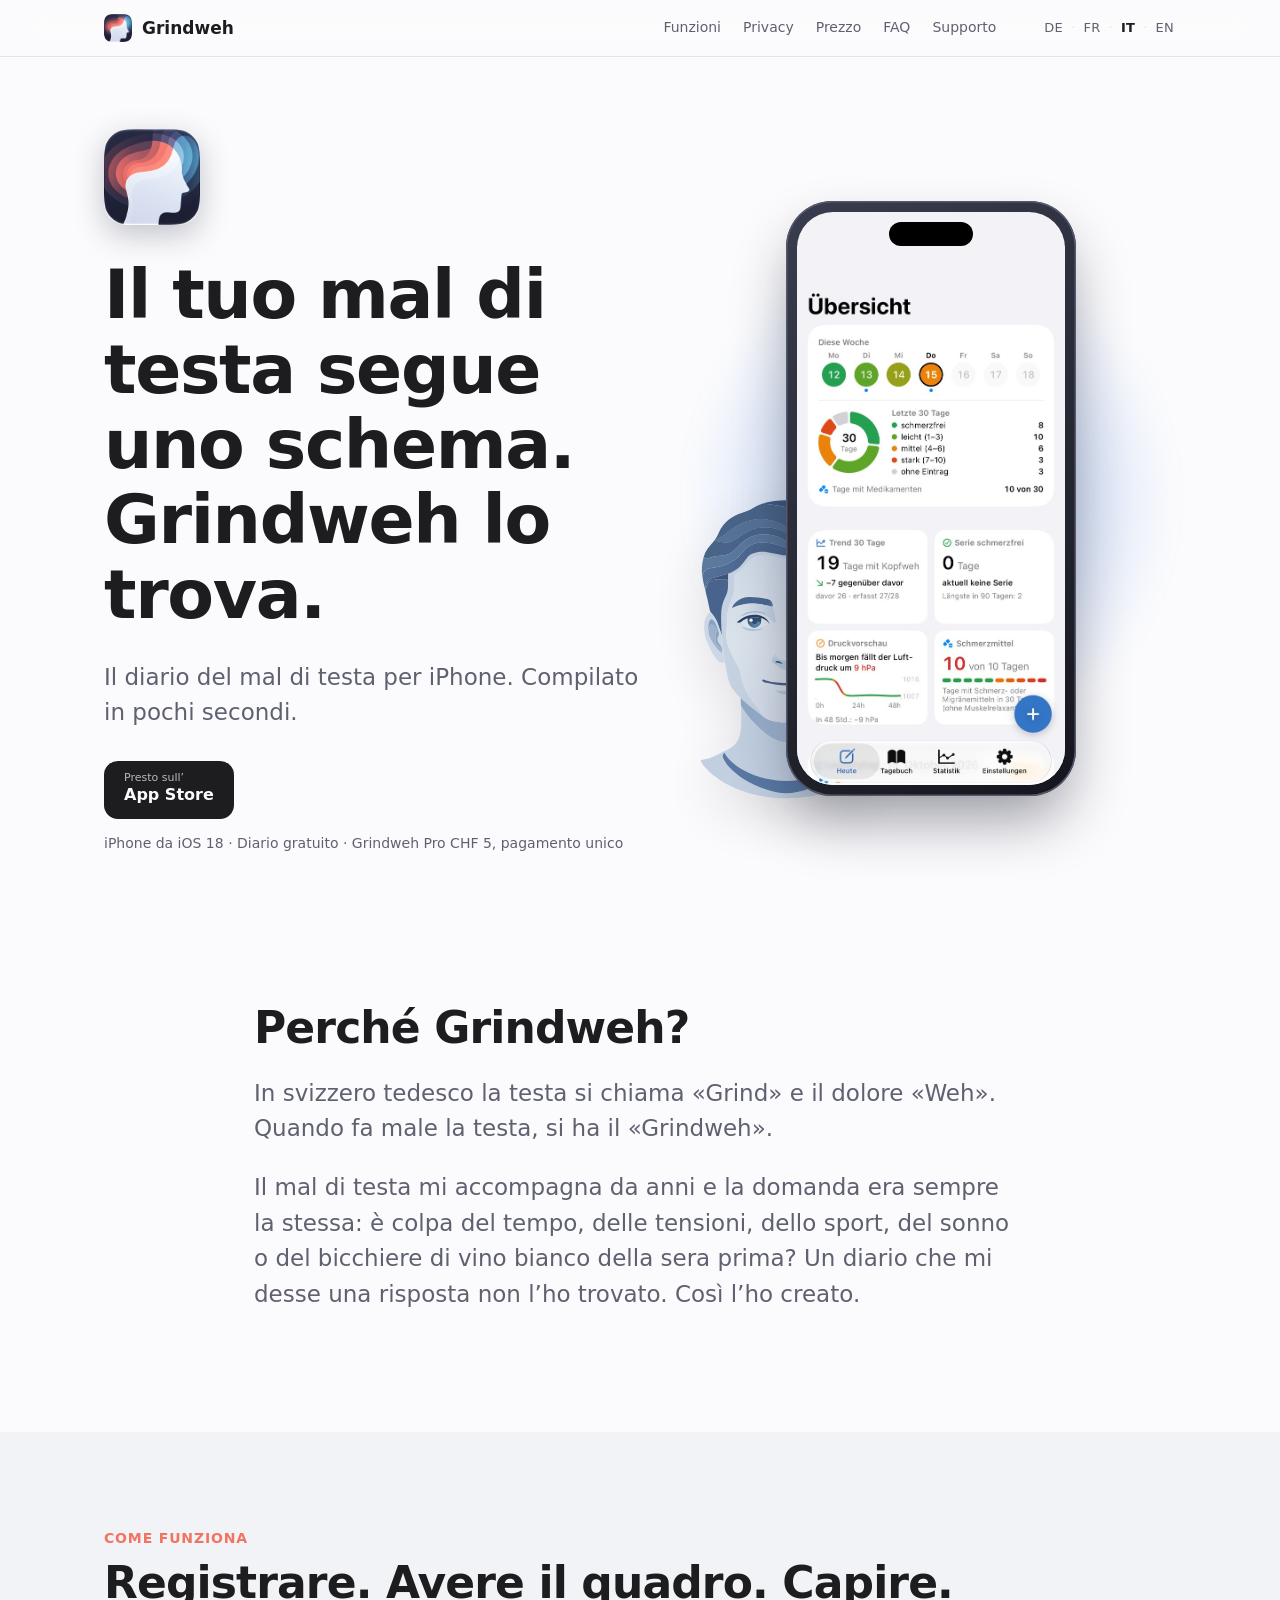
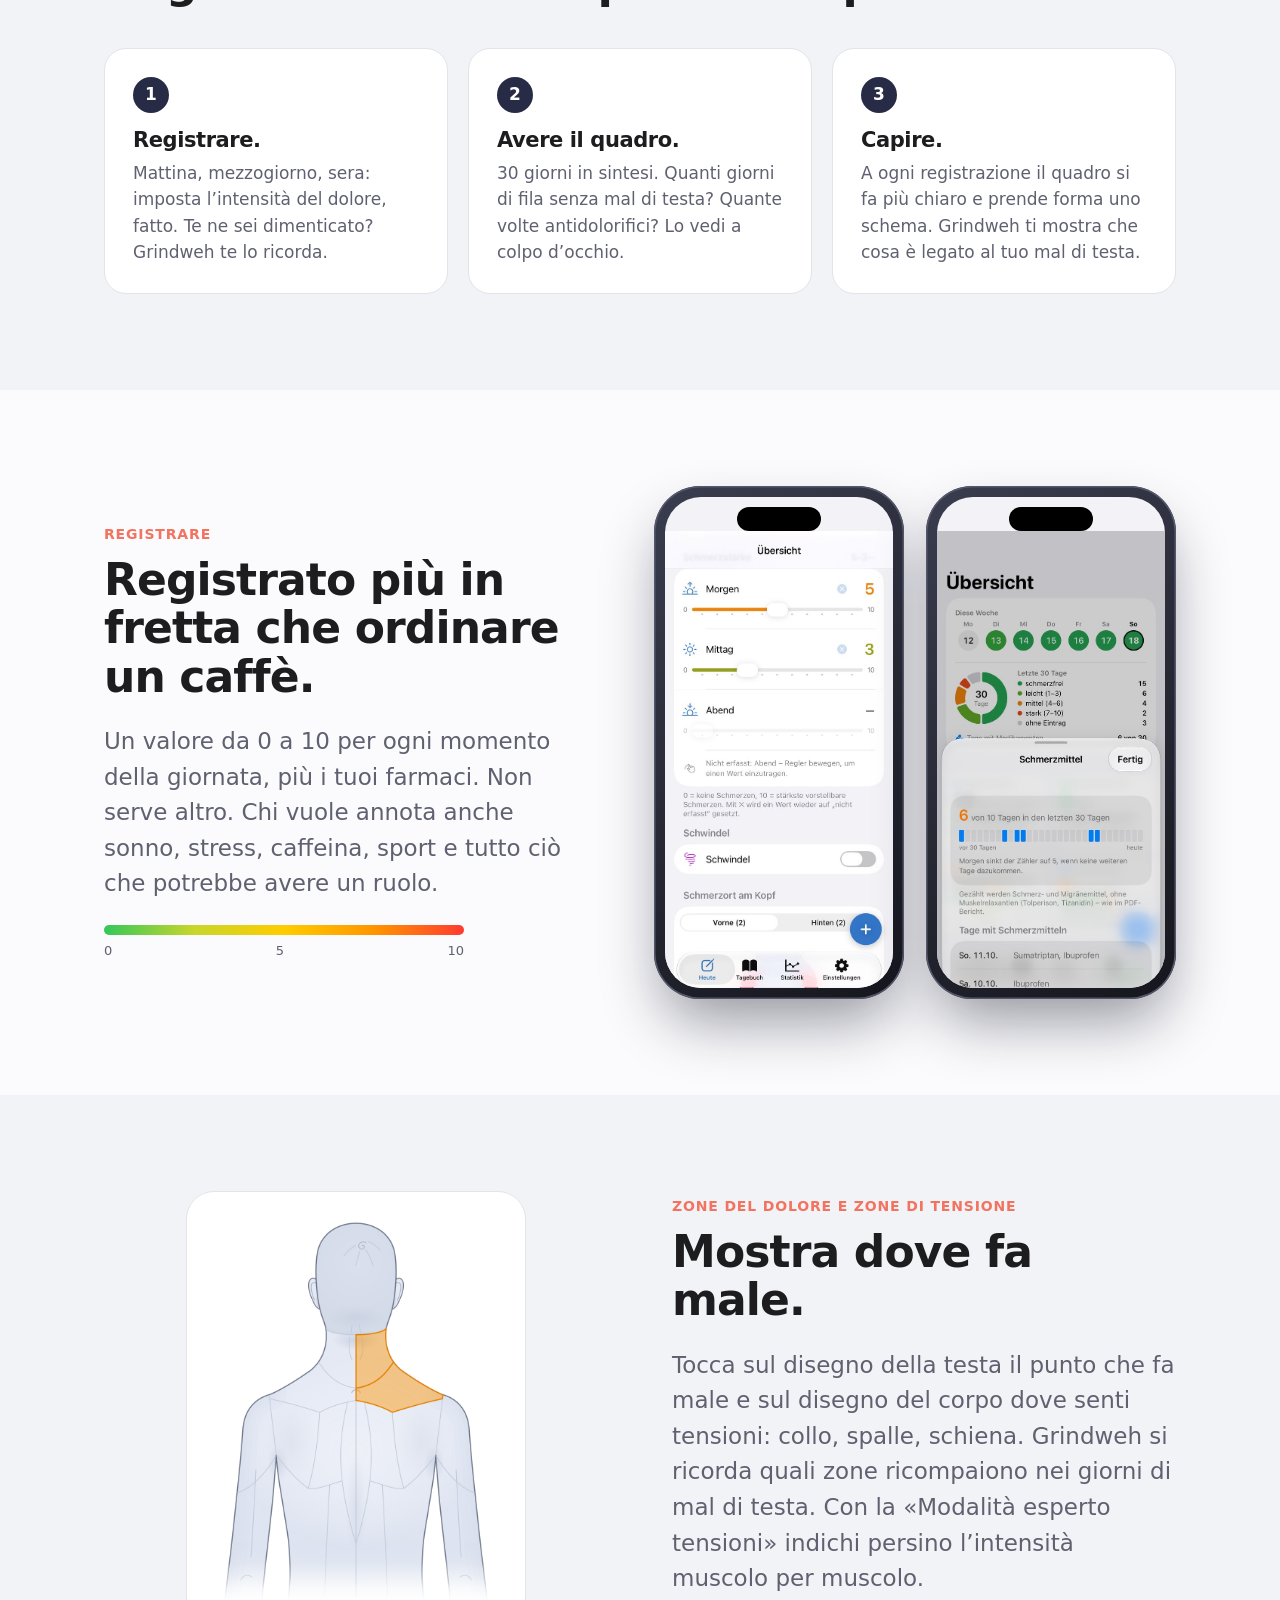
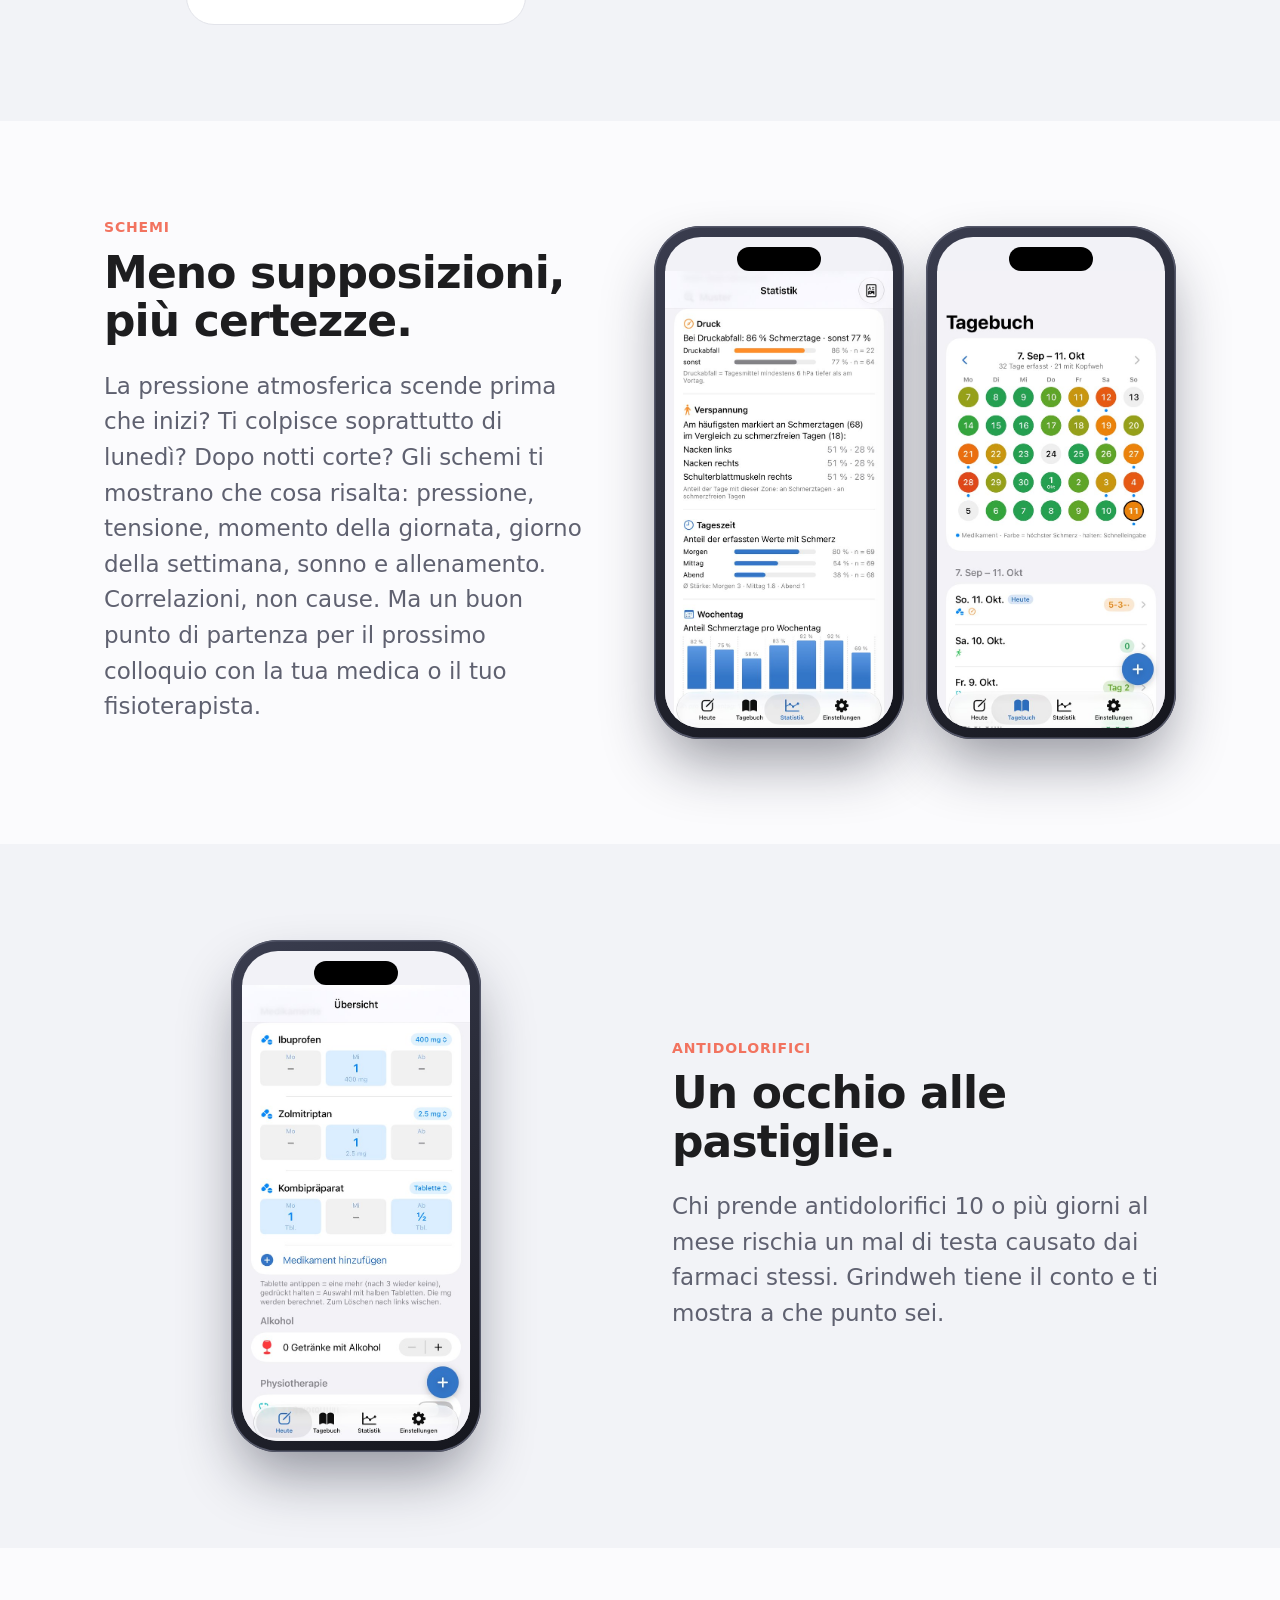
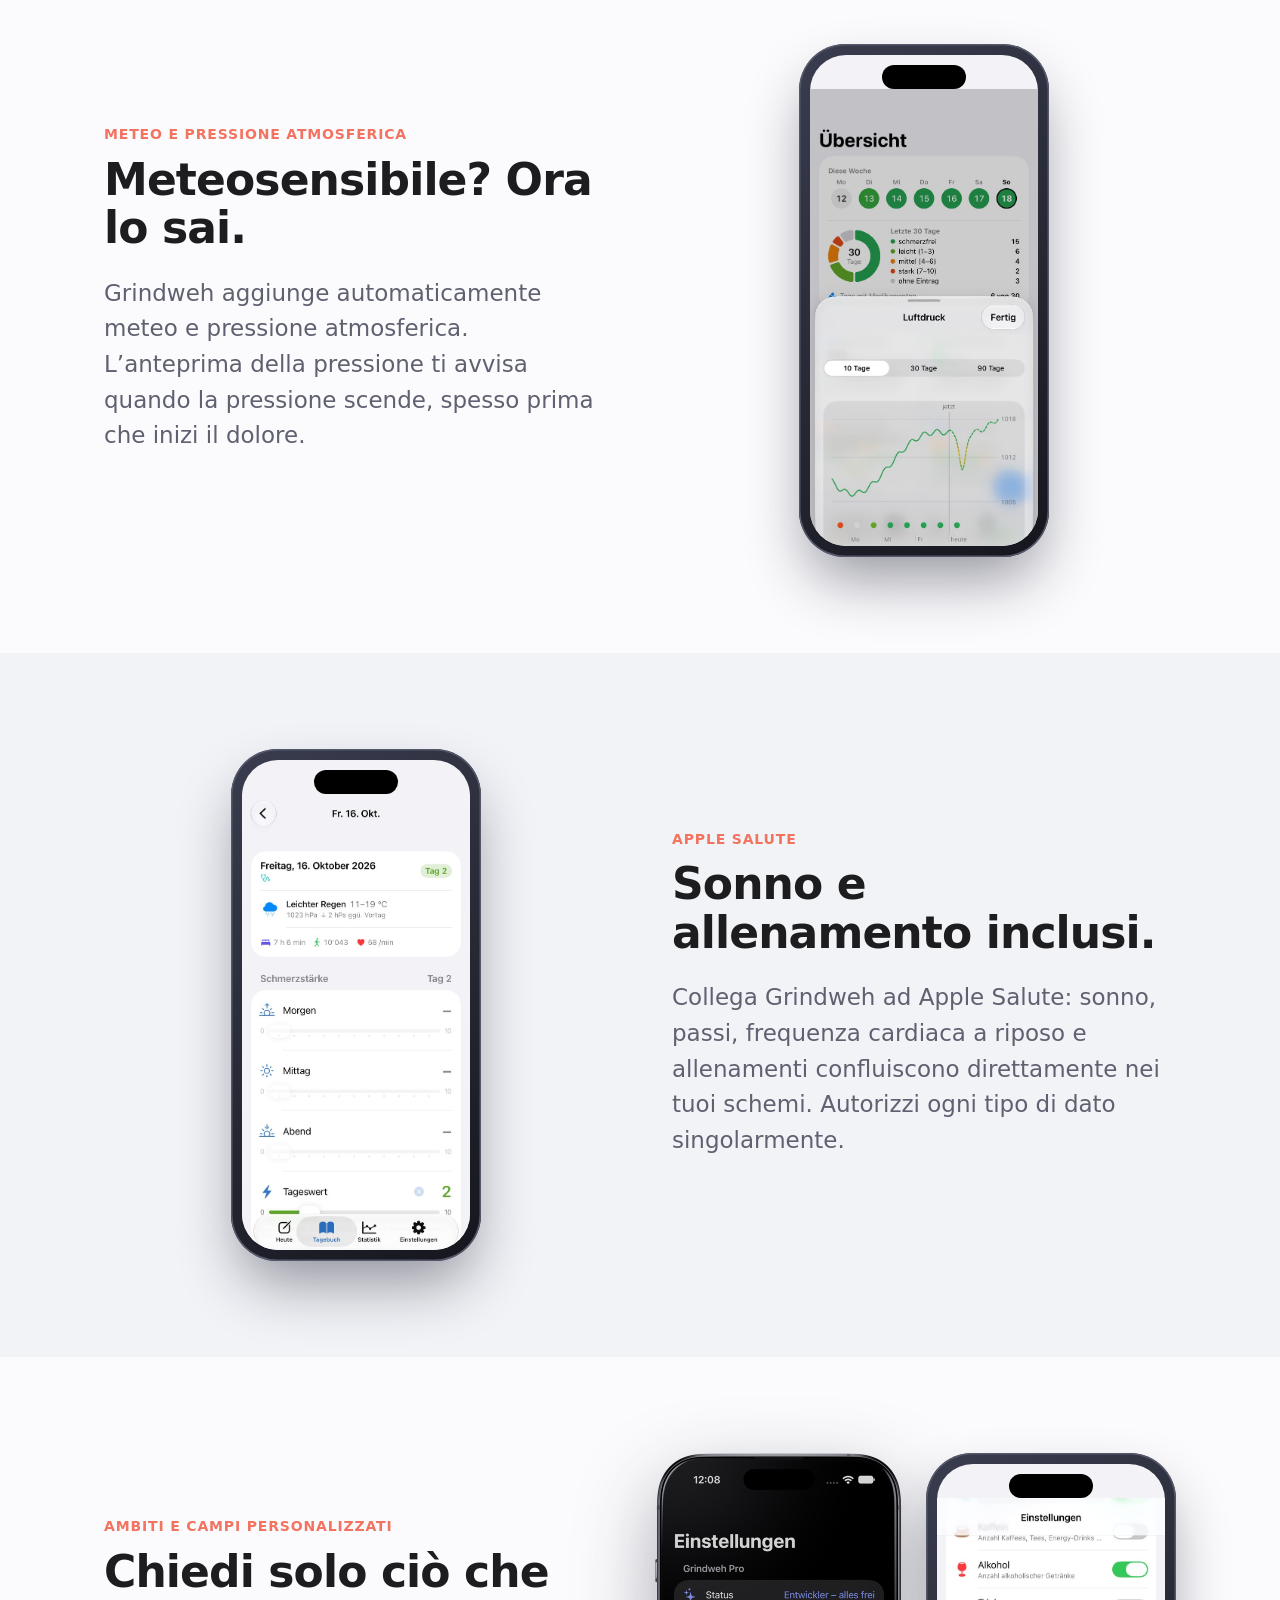
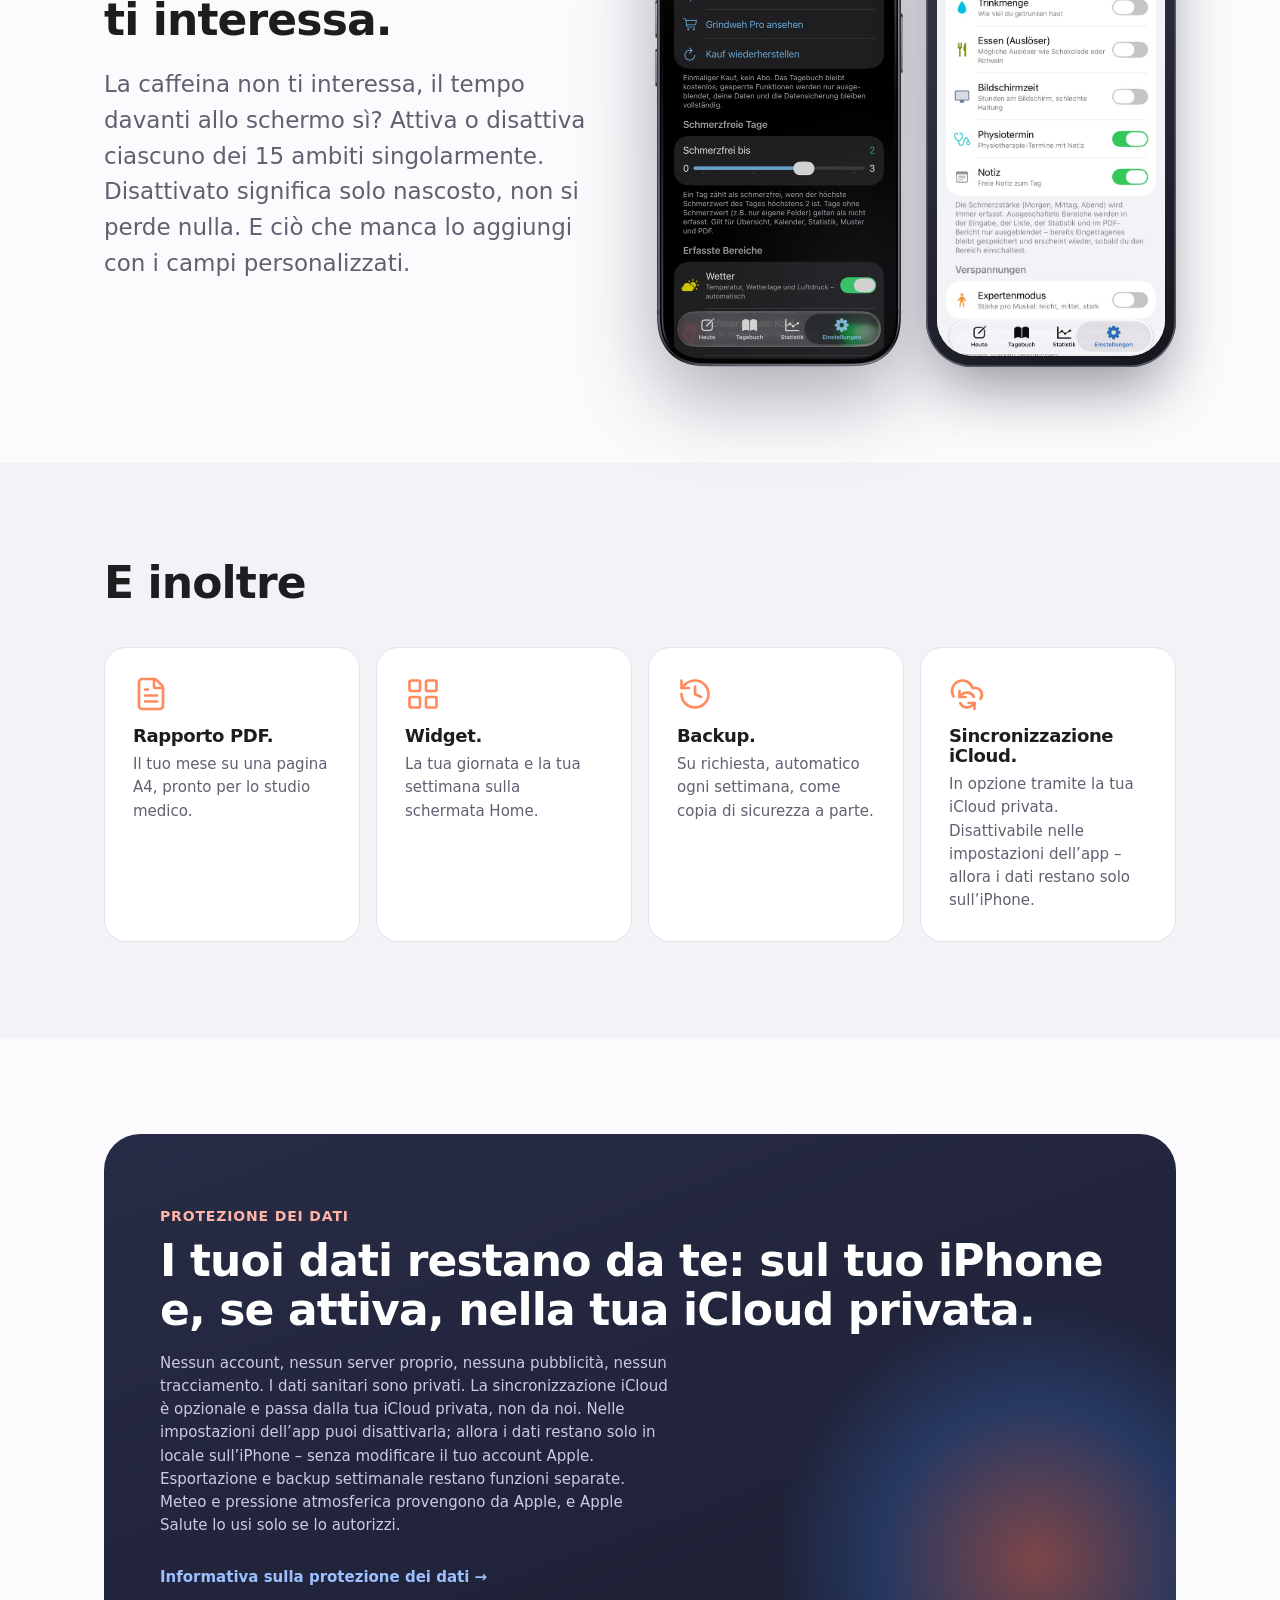
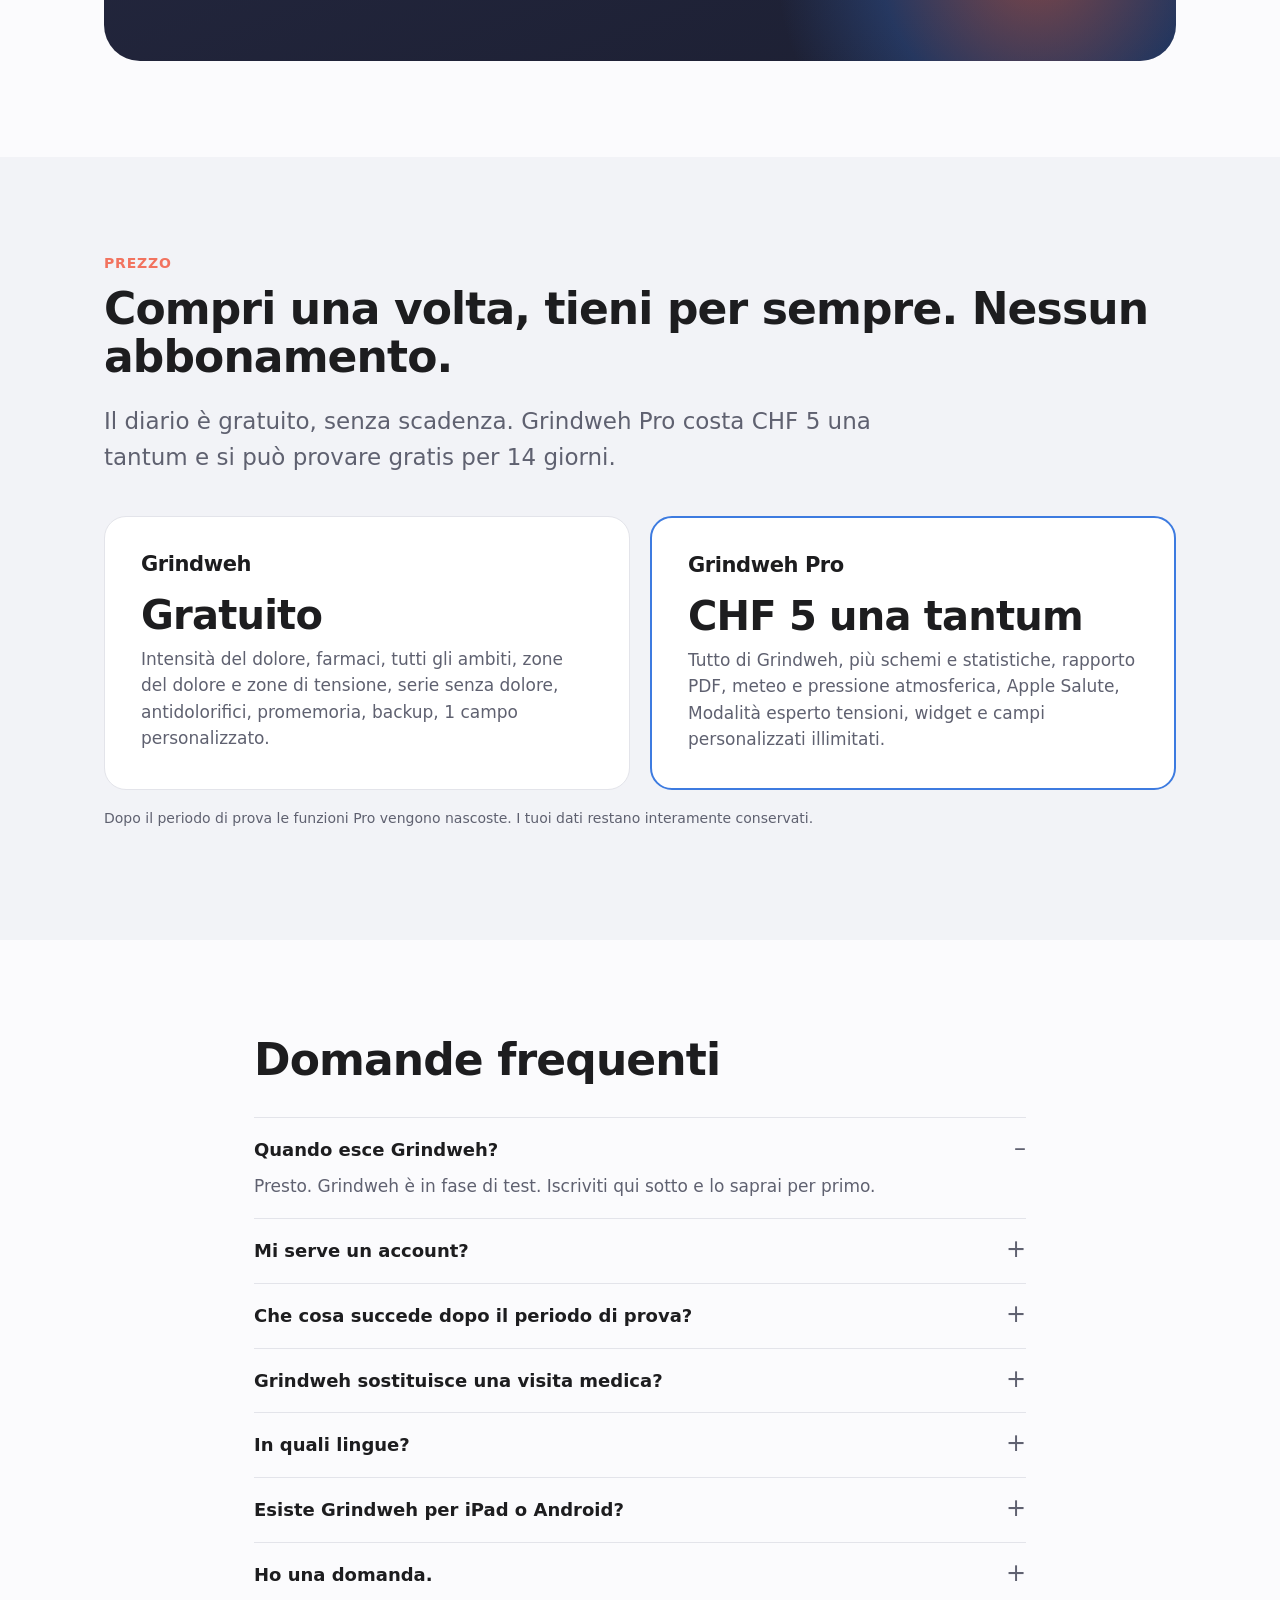
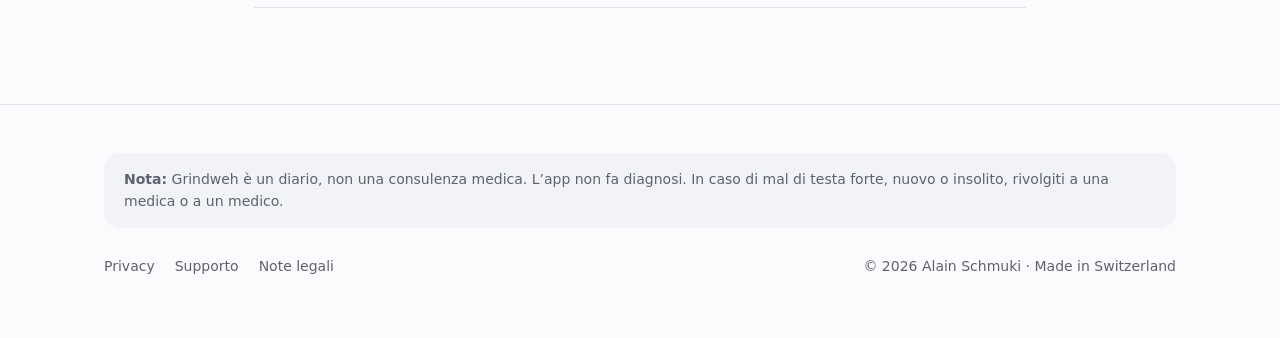
<file: index-it.html>
<!doctype html><html lang="it-CH"><head><meta charset="utf-8"><meta name="viewport" content="width=device-width,initial-scale=1"><title>Grindweh – Diario del mal di testa per iPhone</title><meta name="description" content="Grindweh – il diario del mal di testa per iPhone. Registrazione rapida, schemi riconoscibili, dati con te: iPhone e iCloud privata."><link rel="icon" href="assets/icon.png"><link rel="stylesheet" href="assets/style.css"><link rel="alternate" hreflang="de-CH" href="https://grindweh.app/"><link rel="alternate" hreflang="fr-CH" href="https://grindweh.app/index-fr.html"><link rel="alternate" hreflang="it-CH" href="https://grindweh.app/index-it.html"><link rel="alternate" hreflang="en" href="https://grindweh.app/index-en.html"><link rel="alternate" hreflang="x-default" href="https://grindweh.app/"></head><body><nav><div class="wrap"><a class="brand" href="index.html"><img src="assets/icon.png" alt="">Grindweh</a><div class="links"><a href="#funktionen">Funzioni</a><a href="#datenschutz">Privacy</a><a href="#preis">Prezzo</a><a href="#faq">FAQ</a><a href="support.html">Supporto</a></div><div class="lang"><a href="index.html" lang="de" hreflang="de">DE</a><span>·</span><a href="index-fr.html" lang="fr" hreflang="fr">FR</a><span>·</span><a href="index-it.html" lang="it" hreflang="it" aria-current="true">IT</a><span>·</span><a href="index-en.html" lang="en" hreflang="en">EN</a></div></div></nav>
<header class="hero"><div class="wrap"><div>
<img class="icon" src="assets/icon.png" alt="Icona dell’app Grindweh">
<h1>Il tuo mal di testa segue uno schema. Grindweh lo trova.</h1>
<p class="lead">Il diario del mal di testa per iPhone. Compilato in pochi secondi.</p>
<div class="ctas"><span class="badge"><span><small>Presto sull’</small>App Store</span></span></div>
<p class="note">iPhone da iOS 18 · Diario gratuito · Grindweh Pro CHF 5, pagamento unico</p></div>
<div class="stage"><div class="glow"></div><img class="head" src="assets/head.svg" alt=""><div class="phone "><div class="scr"><picture><source srcset="assets/shots/uebersicht_dark.jpg" media="(prefers-color-scheme: dark)"><img src="assets/shots/uebersicht_light.jpg" alt="" loading="lazy"></picture></div></div></div></div></header>

<section id="warum"><div class="wrap" style="max-width:820px"><h2>Perché Grindweh?</h2>
<p class="lead">In svizzero tedesco la testa si chiama «Grind» e il dolore «Weh». Quando fa male la testa, si ha il «Grindweh».</p>
<p class="lead">Il mal di testa mi accompagna da anni e la domanda era sempre la stessa: è colpa del tempo, delle tensioni, dello sport, del sonno o del bicchiere di vino bianco della sera prima? Un diario che mi desse una risposta non l’ho trovato. Così l’ho creato.</p></div></section>

<section class="alt" id="so"><div class="wrap"><div class="eyebrow">Come funziona</div><h2>Registrare. Avere il quadro. Capire.</h2>
<div class="steps"><div class="card"><div class="num">1</div><h3>Registrare.</h3><p>Mattina, mezzogiorno, sera: imposta l’intensità del dolore, fatto. Te ne sei dimenticato? Grindweh te lo ricorda.</p></div>
<div class="card"><div class="num">2</div><h3>Avere il quadro.</h3><p>30 giorni in sintesi. Quanti giorni di fila senza mal di testa? Quante volte antidolorifici? Lo vedi a colpo d’occhio.</p></div>
<div class="card"><div class="num">3</div><h3>Capire.</h3><p>A ogni registrazione il quadro si fa più chiaro e prende forma uno schema. Grindweh ti mostra che cosa è legato al tuo mal di testa.</p></div></div></div></section>

<section id="funktionen"><div class="wrap feat"><div class="txt"><div class="eyebrow">Registrare</div><h2>Registrato più in fretta che ordinare un caffè.</h2>
<p class="lead">Un valore da 0 a 10 per ogni momento della giornata, più i tuoi farmaci. Non serve altro. Chi vuole annota anche sonno, stress, caffeina, sport e tutto ciò che potrebbe avere un ruolo.</p>
<div class="scale"></div><div class="scalel"><span>0</span><span>5</span><span>10</span></div></div>
<div class="vis"><div class="phone sm"><div class="scr"><picture><img src="assets/shots/erfassen.jpg" alt="" loading="lazy"></picture></div></div><div class="phone sm"><div class="scr"><picture><source srcset="assets/shots/medis_dark.jpg" media="(prefers-color-scheme: dark)"><img src="assets/shots/medis_light.jpg" alt="" loading="lazy"></picture></div></div></div></div></section>

<section class="alt"><div class="wrap feat rev"><div class="txt"><div class="eyebrow">Zone del dolore e zone di tensione</div><h2>Mostra dove fa male.</h2>
<p class="lead">Tocca sul disegno della testa il punto che fa male e sul disegno del corpo dove senti tensioni: collo, spalle, schiena. Grindweh si ricorda quali zone ricompaiono nei giorni di mal di testa. Con la «Modalità esperto tensioni» indichi persino l’intensità muscolo per muscolo.</p></div>
<div class="vis"><div class="zones"><img class="z-l" src="assets/zones.png" alt="Illustrazione del busto con zone"><img class="z-d" src="assets/zones_dark.svg" alt=""></div></div></div></section>

<section><div class="wrap feat"><div class="txt"><div class="eyebrow">Schemi</div><h2>Meno supposizioni, più certezze.</h2>
<p class="lead">La pressione atmosferica scende prima che inizi? Ti colpisce soprattutto di lunedì? Dopo notti corte? Gli schemi ti mostrano che cosa risalta: pressione, tensione, momento della giornata, giorno della settimana, sonno e allenamento. Correlazioni, non cause. Ma un buon punto di partenza per il prossimo colloquio con la tua medica o il tuo fisioterapista.</p></div>
<div class="vis"><div class="phone sm"><div class="scr"><picture><source srcset="assets/shots/muster_dark.jpg" media="(prefers-color-scheme: dark)"><img src="assets/shots/muster_light.jpg" alt="" loading="lazy"></picture></div></div><div class="phone sm"><div class="scr"><picture><img src="assets/shots/kalender.jpg" alt="" loading="lazy"></picture></div></div></div></div></section>

<section class="alt"><div class="wrap feat rev"><div class="txt"><div class="eyebrow">Antidolorifici</div><h2>Un occhio alle pastiglie.</h2>
<p class="lead">Chi prende antidolorifici 10 o più giorni al mese rischia un mal di testa causato dai farmaci stessi. Grindweh tiene il conto e ti mostra a che punto sei.</p></div>
<div class="vis"><div class="phone sm"><div class="scr"><picture><img src="assets/shots/tabletten.jpg" alt="" loading="lazy"></picture></div></div></div></div></section>

<section><div class="wrap feat"><div class="txt"><div class="eyebrow">Meteo e pressione atmosferica</div><h2>Meteosensibile? Ora lo sai.</h2>
<p class="lead">Grindweh aggiunge automaticamente meteo e pressione atmosferica. L’anteprima della pressione ti avvisa quando la pressione scende, spesso prima che inizi il dolore.</p></div>
<div class="vis"><div class="phone sm"><div class="scr"><picture><source srcset="assets/shots/druck_dark.jpg" media="(prefers-color-scheme: dark)"><img src="assets/shots/druck_light.jpg" alt="" loading="lazy"></picture></div></div></div></div></section>

<section class="alt"><div class="wrap feat rev"><div class="txt"><div class="eyebrow">Apple Salute</div><h2>Sonno e allenamento inclusi.</h2>
<p class="lead">Collega Grindweh ad Apple Salute: sonno, passi, frequenza cardiaca a riposo e allenamenti confluiscono direttamente nei tuoi schemi. Autorizzi ogni tipo di dato singolarmente.</p></div>
<div class="vis"><div class="phone sm"><div class="scr"><picture><source srcset="assets/shots/tag_dark.jpg" media="(prefers-color-scheme: dark)"><img src="assets/shots/tag_light.jpg" alt="" loading="lazy"></picture></div></div></div></div></section>

<section id="personalisierbar"><div class="wrap feat"><div class="txt"><div class="eyebrow">Ambiti e campi personalizzati</div><h2>Chiedi solo ciò che ti interessa.</h2>
<p class="lead">La caffeina non ti interessa, il tempo davanti allo schermo sì? Attiva o disattiva ciascuno dei 15 ambiti singolarmente. Disattivato significa solo nascosto, non si perde nulla. E ciò che manca lo aggiungi con i campi personalizzati.</p></div>
<div class="vis"><img class="mock" src="assets/shots/mock_settings_1_dark.png" alt="" loading="lazy"><div class="phone sm"><div class="scr"><picture><source srcset="assets/shots/settings_2_dark.jpg" media="(prefers-color-scheme: dark)"><img src="assets/shots/settings_2_light.jpg" alt="" loading="lazy"></picture></div></div></div></div></section>

<section class="alt"><div class="wrap"><h2>E inoltre</h2>
<!-- Function icons: Lucide lucide-static 1.70.0, ISC. License: assets/icons/LICENSE-lucide.txt --><div class="grid4"><div class="card"><svg class="lico" viewBox="0 0 24 24" fill="none" stroke="currentColor" stroke-width="1.75" stroke-linecap="round" stroke-linejoin="round" aria-hidden="true" focusable="false"><path d="M6 22a2 2 0 0 1-2-2V4a2 2 0 0 1 2-2h8a2.4 2.4 0 0 1 1.704.706l3.588 3.588A2.4 2.4 0 0 1 20 8v12a2 2 0 0 1-2 2z" /> <path d="M14 2v5a1 1 0 0 0 1 1h5" /> <path d="M10 9H8" /> <path d="M16 13H8" /> <path d="M16 17H8" /></svg><h3>Rapporto PDF.</h3><p>Il tuo mese su una pagina A4, pronto per lo studio medico.</p></div>
<div class="card"><svg class="lico" viewBox="0 0 24 24" fill="none" stroke="currentColor" stroke-width="1.75" stroke-linecap="round" stroke-linejoin="round" aria-hidden="true" focusable="false"><rect width="7" height="7" x="3" y="3" rx="1" /> <rect width="7" height="7" x="14" y="3" rx="1" /> <rect width="7" height="7" x="14" y="14" rx="1" /> <rect width="7" height="7" x="3" y="14" rx="1" /></svg><h3>Widget.</h3><p>La tua giornata e la tua settimana sulla schermata Home.</p></div>
<div class="card"><svg class="lico" viewBox="0 0 24 24" fill="none" stroke="currentColor" stroke-width="1.75" stroke-linecap="round" stroke-linejoin="round" aria-hidden="true" focusable="false"><path d="M3 12a9 9 0 1 0 9-9 9.75 9.75 0 0 0-6.74 2.74L3 8" /> <path d="M3 3v5h5" /> <path d="M12 7v5l4 2" /></svg><h3>Backup.</h3><p>Su richiesta, automatico ogni settimana, come copia di sicurezza a parte.</p></div><div class="card"><svg class="lico" viewBox="0 0 24 24" fill="none" stroke="currentColor" stroke-width="1.75" stroke-linecap="round" stroke-linejoin="round" aria-hidden="true" focusable="false"><path d="m17 18-1.535 1.605a5 5 0 0 1-8-1.5" /> <path d="M17 22v-4h-4" /> <path d="M20.996 15.251A4.5 4.5 0 0 0 17.495 8h-1.79a7 7 0 1 0-12.709 5.607" /> <path d="M7 10v4h4" /> <path d="m7 14 1.535-1.605a5 5 0 0 1 8 1.5" /></svg><h3>Sincronizzazione iCloud.</h3><p>In opzione tramite la tua iCloud privata. Disattivabile nelle impostazioni dell’app – allora i dati restano solo sull’iPhone.</p></div></div></div></section>

<section id="datenschutz"><div class="wrap"><div class="privacy"><div class="eyebrow" style="color:#FFB4A6">Protezione dei dati</div><h2>I tuoi dati restano da te: sul tuo iPhone e, se attiva, nella tua iCloud privata.</h2>
<p class="lead">Nessun account, nessun server proprio, nessuna pubblicità, nessun tracciamento. I dati sanitari sono privati. La sincronizzazione iCloud è opzionale e passa dalla tua iCloud privata, non da noi. Nelle impostazioni dell’app puoi disattivarla; allora i dati restano solo in locale sull’iPhone – senza modificare il tuo account Apple. Esportazione e backup settimanale restano funzioni separate. Meteo e pressione atmosferica provengono da Apple, e Apple Salute lo usi solo se lo autorizzi.</p>
<p style="position:relative;z-index:1;margin-top:28px"><a href="datenschutz-it.html" style="color:#9cc0ff;font-weight:600">Informativa sulla protezione dei dati →</a></p></div></div></section>

<section class="alt" id="preis"><div class="wrap"><div class="eyebrow">Prezzo</div><h2>Compri una volta, tieni per sempre. Nessun abbonamento.</h2>
<p class="lead">Il diario è gratuito, senza scadenza. Grindweh Pro costa CHF 5 una tantum e si può provare gratis per 14 giorni.</p>
<div class="price"><div class="card"><h3>Grindweh</h3><div class="amt">Gratuito</div><p>Intensità del dolore, farmaci, tutti gli ambiti, zone del dolore e zone di tensione, serie senza dolore, antidolorifici, promemoria, backup, 1 campo personalizzato.</p></div>
<div class="card pro"><h3>Grindweh Pro</h3><div class="amt">CHF 5 una tantum</div><p>Tutto di Grindweh, più schemi e statistiche, rapporto PDF, meteo e pressione atmosferica, Apple Salute, Modalità esperto tensioni, widget e campi personalizzati illimitati.</p></div></div>
<p class="note" style="margin-top:18px">Dopo il periodo di prova le funzioni Pro vengono nascoste. I tuoi dati restano interamente conservati.</p></div></section>

<section id="faq"><div class="wrap" style="max-width:820px"><h2>Domande frequenti</h2><div style="margin-top:32px">
<details open><summary>Quando esce Grindweh?</summary><p>Presto. Grindweh è in fase di test. Iscriviti qui sotto e lo saprai per primo.</p></details>
<details><summary>Mi serve un account?</summary><p>No. Basta installare e iniziare. Per la sincronizzazione iCloud serve lo stesso ID Apple con iCloud sui dispositivi.</p></details>
<details><summary>Che cosa succede dopo il periodo di prova?</summary><p>Il diario continua gratuitamente. Le funzioni Pro restano in pausa finché non acquisti Grindweh Pro. Non si perde nulla.</p></details>
<details><summary>Grindweh sostituisce una visita medica?</summary><p>No. Grindweh ti aiuta a tenere traccia del tuo mal di testa e a preparare bene gli appuntamenti. Diagnosi e cura restano compito degli specialisti.</p></details>
<details><summary>In quali lingue?</summary><p>Questo sito è disponibile in tedesco, francese, italiano e inglese. L’app esce in tedesco.</p></details>
<details><summary>Esiste Grindweh per iPad o Android?</summary><p>No, Grindweh è fatto per iPhone.</p></details>
<details><summary>Ho una domanda.</summary><p>Scrivi a <a href="mailto:support@grindweh.app">support@grindweh.app</a>.</p></details></div>
</div></section><footer><div class="wrap"><div class="disc"><strong>Nota:</strong> Grindweh è un diario, non una consulenza medica. L’app non fa diagnosi. In caso di mal di testa forte, nuovo o insolito, rivolgiti a una medica o a un medico.</div>
<div class="row"><div class="links"><a href="datenschutz-it.html">Privacy</a><a href="support.html">Supporto</a><a href="impressum.html">Note legali</a></div><div>© 2026 Alain Schmuki · Made in Switzerland</div></div></div></footer></body></html>
</file>
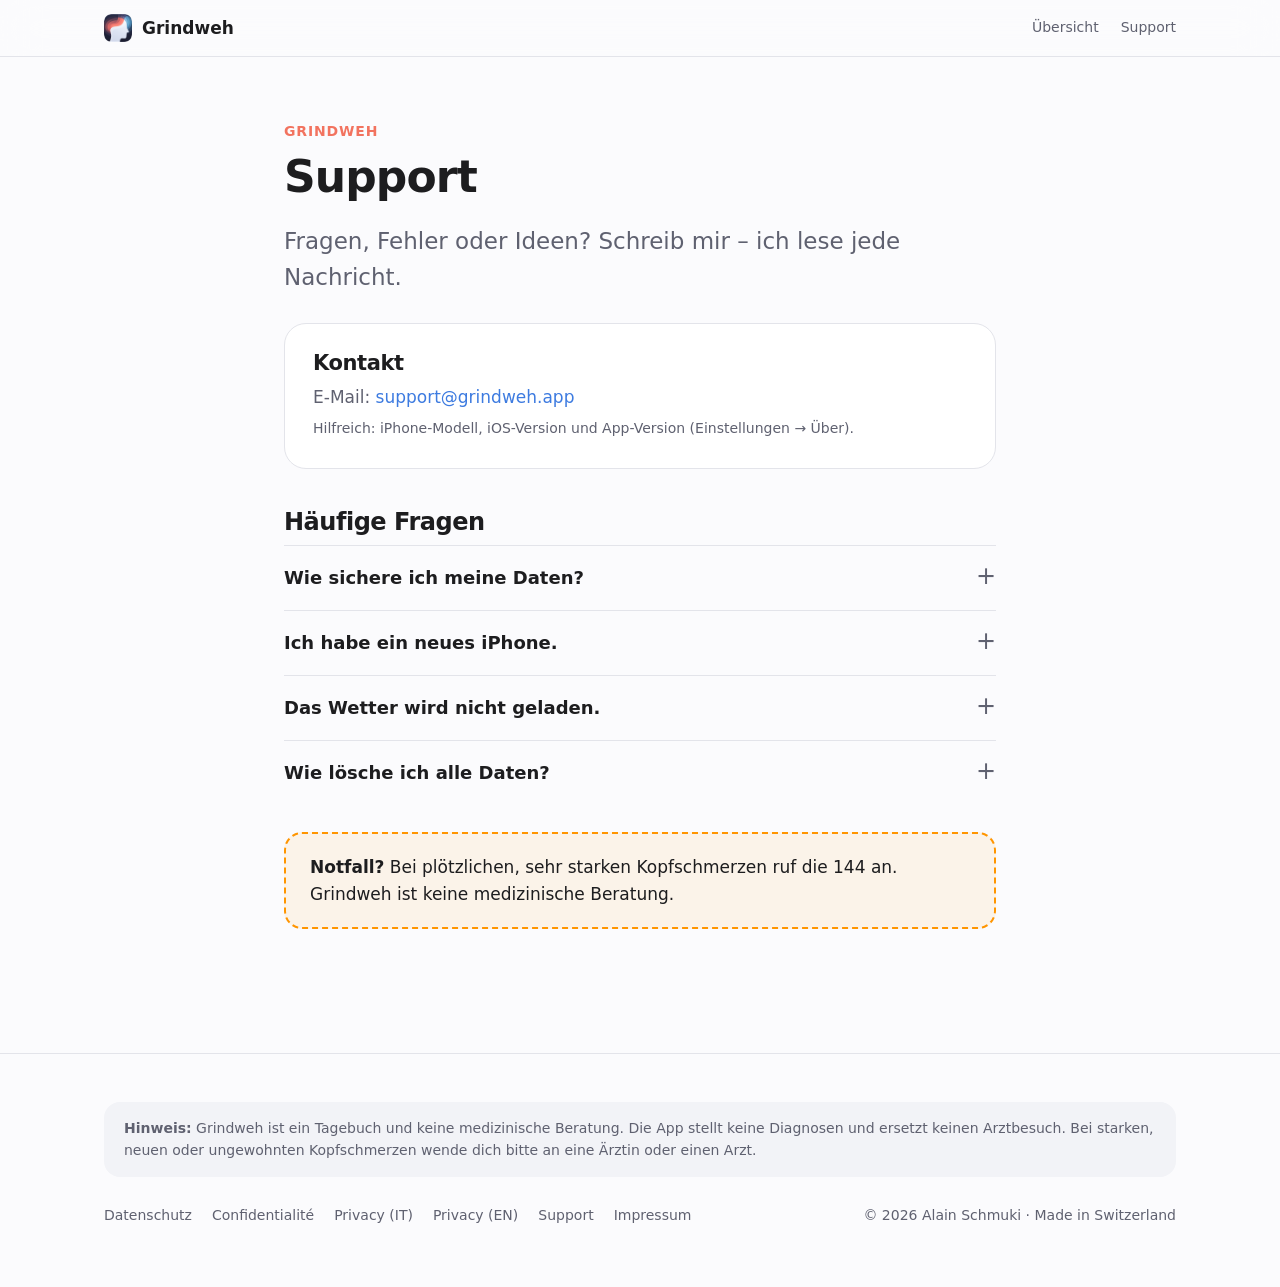
<file: support.html>
<!doctype html><html lang="de-CH"><head><meta charset="utf-8"><meta name="viewport" content="width=device-width,initial-scale=1"><title>Support – Grindweh</title><meta name="description" content="Grindweh – das Kopfschmerztagebuch fürs iPhone. Schnell erfasst, Muster erkennen, Daten bei dir: iPhone und private iCloud."><link rel="icon" href="assets/icon.png"><link rel="stylesheet" href="assets/style.css"></head><body><nav><div class="wrap"><a class="brand" href="index.html"><img src="assets/icon.png" alt="">Grindweh</a><div class="links"><a href="index.html">Übersicht</a><a href="support.html">Support</a></div></div></nav><main class="doc"><div class="eyebrow">Grindweh</div><h1 style="font-size:44px">Support</h1><p class="lead">Fragen, Fehler oder Ideen? Schreib mir – ich lese jede Nachricht.</p>
<div class="card" style="margin:28px 0"><h3>Kontakt</h3><p>E-Mail: <a href="mailto:support@grindweh.app">support@grindweh.app</a></p><p class="note" style="margin-top:8px">Hilfreich: iPhone-Modell, iOS-Version und App-Version (Einstellungen → Über).</p></div>
<h2>Häufige Fragen</h2>
<details><summary>Wie sichere ich meine Daten?</summary><p>Einstellungen → Backup: Export als Datei oder automatisch wöchentlich in iCloud Drive.</p></details>
<details><summary>Ich habe ein neues iPhone.</summary><p>Backup auf dem alten Gerät erstellen und auf dem neuen über «Wiederherstellen» einlesen.</p></details>
<details><summary>Das Wetter wird nicht geladen.</summary><p>Prüfe, ob die App Zugriff auf den Standort hat (iOS-Einstellungen → Grindweh → Standort).</p></details>
<details><summary>Wie lösche ich alle Daten?</summary><p>Wenn du die App löschst, werden alle Daten auf dem Gerät entfernt. Backups in iCloud Drive löschst du in der Dateien-App.</p></details>
<div class="box"><strong>Notfall?</strong> Bei plötzlichen, sehr starken Kopfschmerzen ruf die 144 an. Grindweh ist keine medizinische Beratung.</div></main><footer><div class="wrap"><div class="disc"><strong>Hinweis:</strong> Grindweh ist ein Tagebuch und keine medizinische Beratung. Die App stellt keine Diagnosen und ersetzt keinen Arztbesuch. Bei starken, neuen oder ungewohnten Kopfschmerzen wende dich bitte an eine Ärztin oder einen Arzt.</div>
<div class="row"><div class="links"><a href="datenschutz.html">Datenschutz</a><a href="datenschutz-fr.html" lang="fr">Confidentialité</a><a href="datenschutz-it.html" lang="it">Privacy (IT)</a><a href="datenschutz-en.html" lang="en">Privacy (EN)</a><a href="support.html">Support</a><a href="impressum.html">Impressum</a></div><div>© 2026 Alain Schmuki · Made in Switzerland</div></div></div></footer></body></html>
</file>
<file: assets/style.css>
:root{--bg:#fbfbfd;--bg2:#f2f3f7;--card:#fff;--tx:#1d1d1f;--tx2:#5f6170;--line:#e3e4ea;--navy:#272B45;--navy2:#1C1F32;--coral:#F2735F;--blue:#3D7BE0;--teal:#2AA8A0;--green:#34A853;--orange:#FF9500;--red:#FF3B30;--r:22px;color-scheme:light dark}
@media (prefers-color-scheme:dark){:root{--bg:#0b0c12;--bg2:#14161f;--card:#1a1c27;--tx:#f2f2f5;--tx2:#a2a5b5;--line:#2a2d3b}}
*{box-sizing:border-box}html{scroll-behavior:smooth}
body{margin:0;background:var(--bg);color:var(--tx);font:17px/1.55 -apple-system,BlinkMacSystemFont,"SF Pro Text",system-ui,"Helvetica Neue",Arial,sans-serif;-webkit-font-smoothing:antialiased}
a{color:var(--blue);text-decoration:none}a:hover{text-decoration:underline}
.wrap{max-width:1120px;margin:0 auto;padding:0 24px}
h1,h2,h3{font-family:-apple-system,"SF Pro Display",system-ui,sans-serif;letter-spacing:-.02em;line-height:1.1;margin:0 0 .4em}
h1{font-size:clamp(40px,6vw,68px);font-weight:700}h2{font-size:clamp(30px,4vw,44px);font-weight:700}h3{font-size:21px;font-weight:600}
.lead{font-size:clamp(19px,2vw,23px);color:var(--tx2);max-width:34em}
.eyebrow{font-size:14px;font-weight:600;letter-spacing:.06em;text-transform:uppercase;color:var(--coral);margin-bottom:10px}
nav{position:sticky;top:0;z-index:10;backdrop-filter:saturate(180%) blur(20px);-webkit-backdrop-filter:saturate(180%) blur(20px);background:color-mix(in srgb,var(--bg) 78%,transparent);border-bottom:1px solid var(--line)}
nav .wrap{display:flex;align-items:center;height:56px;gap:24px}nav .brand{display:flex;gap:10px;align-items:center;font-weight:600;color:var(--tx)}
nav img{width:28px;height:28px;border-radius:7px}nav .links{margin-left:auto;display:flex;gap:22px;font-size:14px}nav .links a{color:var(--tx2)}
@media(max-width:720px){nav .links{display:none}}
.badge{display:inline-flex;align-items:center;gap:10px;background:var(--tx);color:var(--bg);border-radius:14px;padding:11px 20px;font-weight:600;font-size:16px}
.badge small{display:block;font-size:11px;font-weight:500;opacity:.7;line-height:1}
.btn2{display:inline-block;padding:11px 20px;border-radius:14px;border:1px solid var(--line);color:var(--tx);font-weight:500}
.hero{padding:72px 0 40px;overflow:hidden}.hero .wrap{display:grid;grid-template-columns:1.05fr .95fr;gap:40px;align-items:center}
.hero .icon{width:96px;height:96px;border-radius:22px;box-shadow:0 10px 30px rgba(28,31,50,.25);margin-bottom:26px}
.ctas{display:flex;gap:12px;flex-wrap:wrap;margin:30px 0 14px}.note{font-size:14px;color:var(--tx2)}
.stage{position:relative;display:flex;justify-content:center;align-items:center;min-height:620px}
.stage .glow{position:absolute;inset:8% 0;border-radius:50%;background:radial-gradient(closest-side,rgba(242,115,95,.28),rgba(61,123,224,.18) 60%,transparent);filter:blur(10px)}
.stage .head{position:absolute;width:300px;left:-40px;bottom:10px;opacity:.95;filter:drop-shadow(0 20px 30px rgba(0,0,0,.12))}
.phone{position:relative;width:290px;aspect-ratio:603/1236;border-radius:46px;padding:11px;background:linear-gradient(145deg,#3a3d4f,#15161d);box-shadow:0 0 0 1.5px #55586a inset,0 30px 60px -10px rgba(20,22,40,.45)}
.phone .scr{width:100%;height:100%;border-radius:36px;overflow:hidden;background:#f2f2f7;position:relative}
.phone .scr::before{content:"";position:absolute;top:10px;left:50%;transform:translateX(-50%);width:84px;height:24px;border-radius:14px;background:#000;z-index:2}
.phone img{width:100%;height:100%;object-fit:cover;object-position:top;display:block;padding-top:34px;background:inherit}
@media (prefers-color-scheme:dark){.phone .scr{background:#000}}
.phone.sm{width:250px}
section{padding:96px 0}.alt{background:var(--bg2)}
.steps{display:grid;grid-template-columns:repeat(3,1fr);gap:20px;margin-top:40px}
.card{background:var(--card);border-radius:var(--r);padding:28px;border:1px solid var(--line)}
.num{width:36px;height:36px;border-radius:50%;display:grid;place-items:center;font-weight:700;color:#fff;background:var(--navy);margin-bottom:16px}
.card p{color:var(--tx2);margin:0}
.feat{display:grid;grid-template-columns:1fr 1fr;gap:64px;align-items:center}.feat.rev .txt{order:2}
.feat .vis{display:flex;justify-content:center;gap:22px}
.feat ul{padding:0;list-style:none;margin:22px 0 0}.feat li{padding:9px 0 9px 30px;position:relative;color:var(--tx2);border-top:1px solid var(--line)}
.feat li::before{content:"";position:absolute;left:4px;top:17px;width:10px;height:10px;border-radius:50%;background:var(--dot,var(--blue))}
.scale{display:flex;height:10px;border-radius:5px;overflow:hidden;margin:20px 0 6px;max-width:360px;background:linear-gradient(90deg,#34C759,#C8D62B,#FFCC00,#FF9500,#FF3B30)}
.scalel{display:flex;justify-content:space-between;max-width:360px;font-size:13px;color:var(--tx2)}
.zones{width:300px;background:var(--card);border-radius:28px;padding:24px;border:1px solid var(--line)}
.zones img{width:100%;display:block}.zones .z-d{display:none}
@media (prefers-color-scheme:dark){.zones .z-l{display:none}.zones .z-d{display:block}}
.grid4{display:grid;grid-template-columns:repeat(4,1fr);gap:16px;margin-top:40px}.grid4 .card h3{font-size:18px}.grid4 .card p{font-size:15px}
.lico{display:block;width:36px;height:36px;margin:0 0 14px;color:#FF8A5C}
.privacy{background:linear-gradient(160deg,var(--navy),var(--navy2));color:#fff;border-radius:36px;padding:72px 56px;position:relative;overflow:hidden}
.privacy::after{content:"";position:absolute;right:-120px;bottom:-160px;width:520px;height:520px;border-radius:50%;background:radial-gradient(closest-side,rgba(242,115,95,.45),rgba(61,123,224,.25) 60%,transparent)}
.privacy .lead{color:#c9cbe0}.privacy .pgrid{display:grid;grid-template-columns:repeat(3,1fr);gap:28px;margin-top:40px;position:relative;z-index:1}
.privacy h3{color:#fff}.privacy p{color:#c9cbe0;margin:0;font-size:15px}
.price{display:grid;grid-template-columns:1fr 1fr;gap:20px;margin-top:40px}.price .card{padding:36px}
.price .amt{font-size:40px;font-weight:700;letter-spacing:-.02em}.price ul{padding-left:20px;color:var(--tx2);margin:16px 0 0}
.pro{border:2px solid var(--blue)!important}.tag{display:inline-block;font-size:12px;font-weight:600;padding:3px 9px;border-radius:99px;background:color-mix(in srgb,var(--orange) 18%,transparent);color:#c46f00;vertical-align:middle;margin-left:8px}
@media (prefers-color-scheme:dark){.tag{color:#ffb54d}}
details{border-top:1px solid var(--line);padding:18px 0}details:last-child{border-bottom:1px solid var(--line)}
summary{cursor:pointer;font-weight:600;font-size:18px;list-style:none;display:flex;justify-content:space-between}summary::after{content:"+";color:var(--tx2);font-weight:400;font-size:24px;line-height:1}
details[open] summary::after{content:"–"}details p{color:var(--tx2);margin:10px 0 0;max-width:46em}
.wait{display:flex;gap:10px;max-width:440px;margin-top:22px}.wait input{flex:1;font:inherit;padding:12px 16px;border-radius:14px;border:1px solid var(--line);background:var(--card);color:var(--tx)}
.wait button{font:inherit;font-weight:600;padding:12px 20px;border-radius:14px;border:0;background:var(--blue);color:#fff}
footer{padding:48px 0 60px;border-top:1px solid var(--line);font-size:14px;color:var(--tx2)}footer .row{display:flex;justify-content:space-between;gap:20px;flex-wrap:wrap}
footer .links a{color:var(--tx2);margin-right:20px}.disc{background:var(--bg2);border-radius:16px;padding:16px 20px;margin-bottom:28px;font-size:14px}
.ph{background:color-mix(in srgb,var(--orange) 14%,transparent);border:1px dashed var(--orange);border-radius:10px;padding:2px 8px}
.doc{max-width:760px;padding:64px 24px 96px;margin:0 auto}.doc h2{font-size:24px;margin-top:40px}.doc p,.doc li{color:var(--tx2)}
.box{border:2px dashed var(--orange);border-radius:18px;padding:20px 24px;margin:28px 0;background:color-mix(in srgb,var(--orange) 8%,transparent)}
@media(max-width:900px){.hero .wrap,.feat{grid-template-columns:1fr;gap:40px}.feat.rev .txt{order:0}.steps,.price,.privacy .pgrid{grid-template-columns:1fr}.grid4{grid-template-columns:1fr 1fr}.stage{min-height:560px}.stage .head{width:200px;left:-10px}section{padding:72px 0}.privacy{padding:48px 28px;border-radius:28px}}
@media(max-width:520px){.grid4{grid-template-columns:1fr}.feat .vis .phone.sm:nth-child(2){display:none}.phone{width:260px}.phone.sm{width:250px}}
html,body{overflow-x:hidden}.hero .wrap>*{min-width:0}
.stage .head{width:340px;left:-70px;bottom:-10px}
@media(max-width:900px){.stage .head{width:190px;left:0;bottom:0}}
.zones{width:340px}
.wait input{min-width:0}
@media(max-width:900px){.stage .head{display:none}}

.mock{width:250px;height:auto;display:block;filter:drop-shadow(0 30px 40px rgba(20,22,40,.35))}
.grid4.g3{grid-template-columns:repeat(3,1fr)}
@media(max-width:860px){.grid4.g3{grid-template-columns:1fr}}
nav .lang{margin-left:auto;display:flex;align-items:center;gap:6px;font-size:13px;font-weight:500;letter-spacing:.02em}
nav .lang a{color:var(--tx2);padding:4px 2px}
nav .lang a[aria-current]{color:var(--tx);font-weight:650}
nav .lang span{color:var(--line)}
@media(min-width:721px){nav .lang{margin-left:22px}}
</file>
